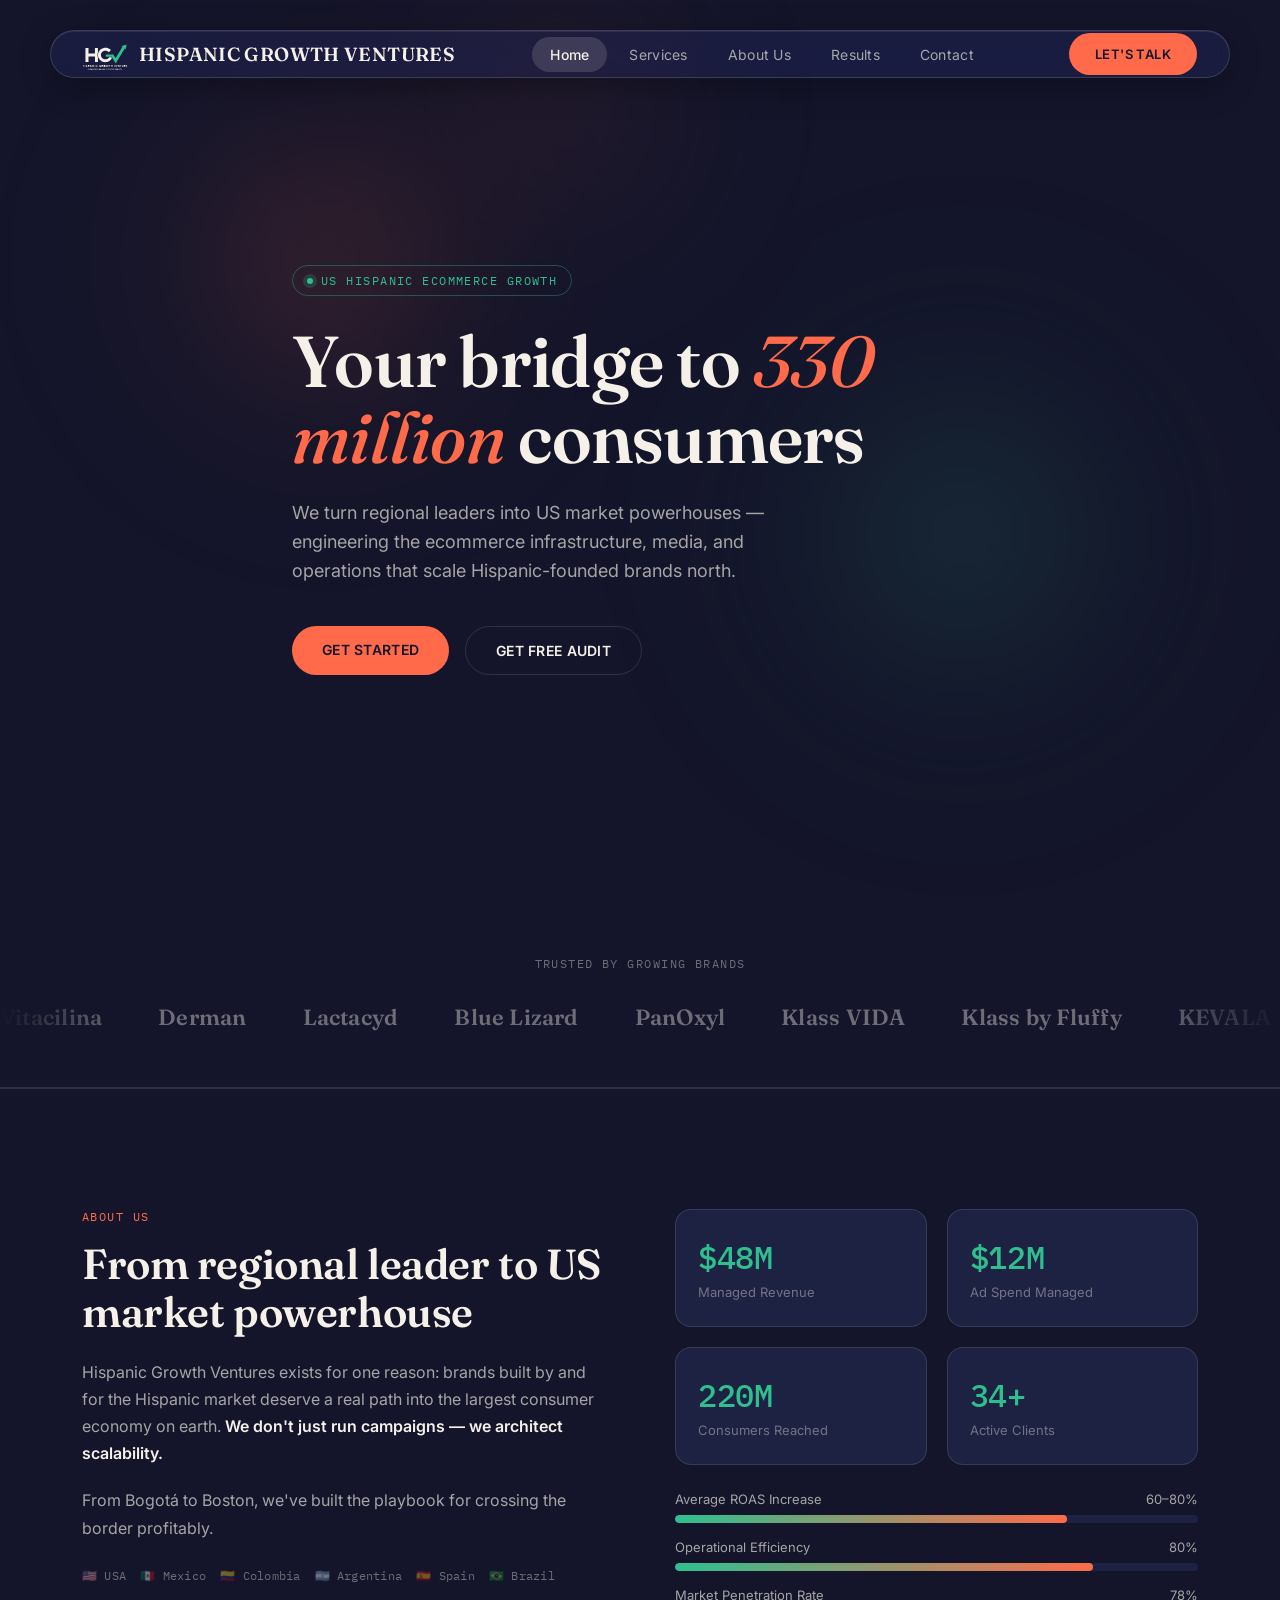
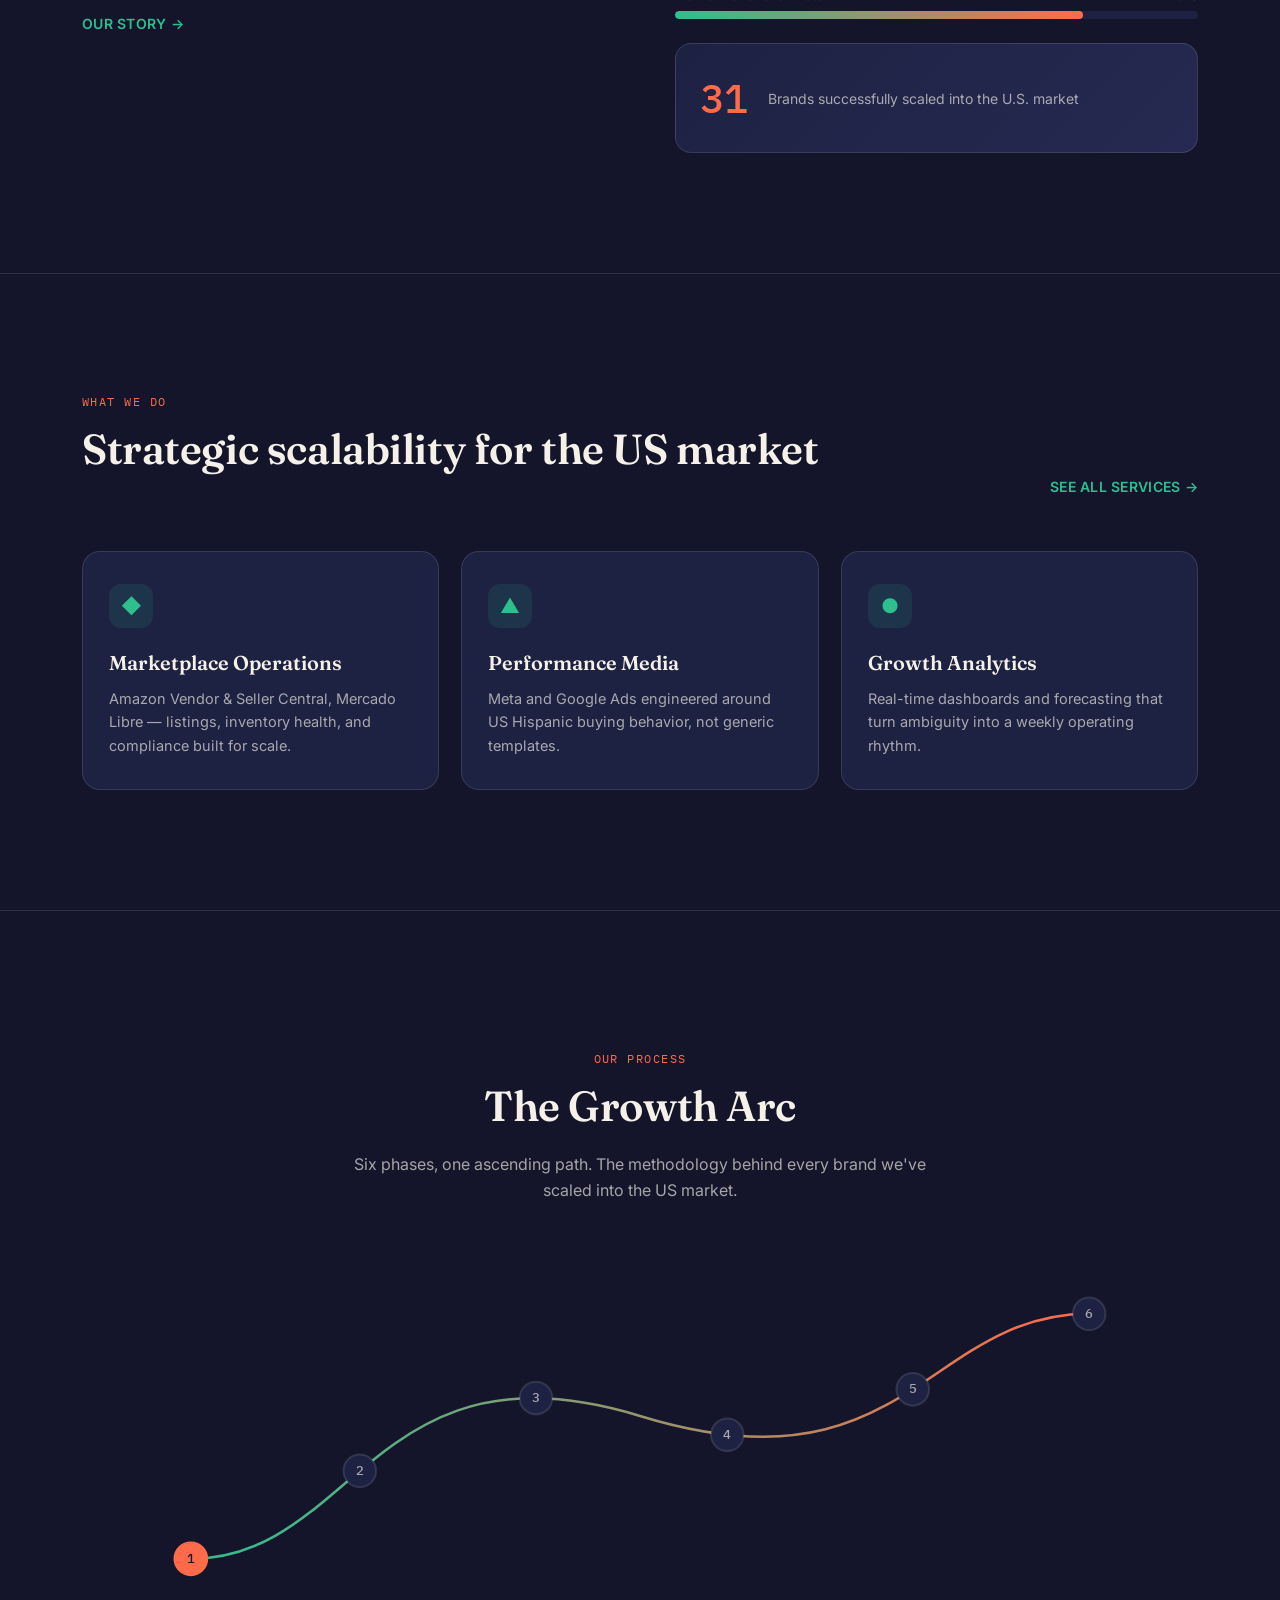
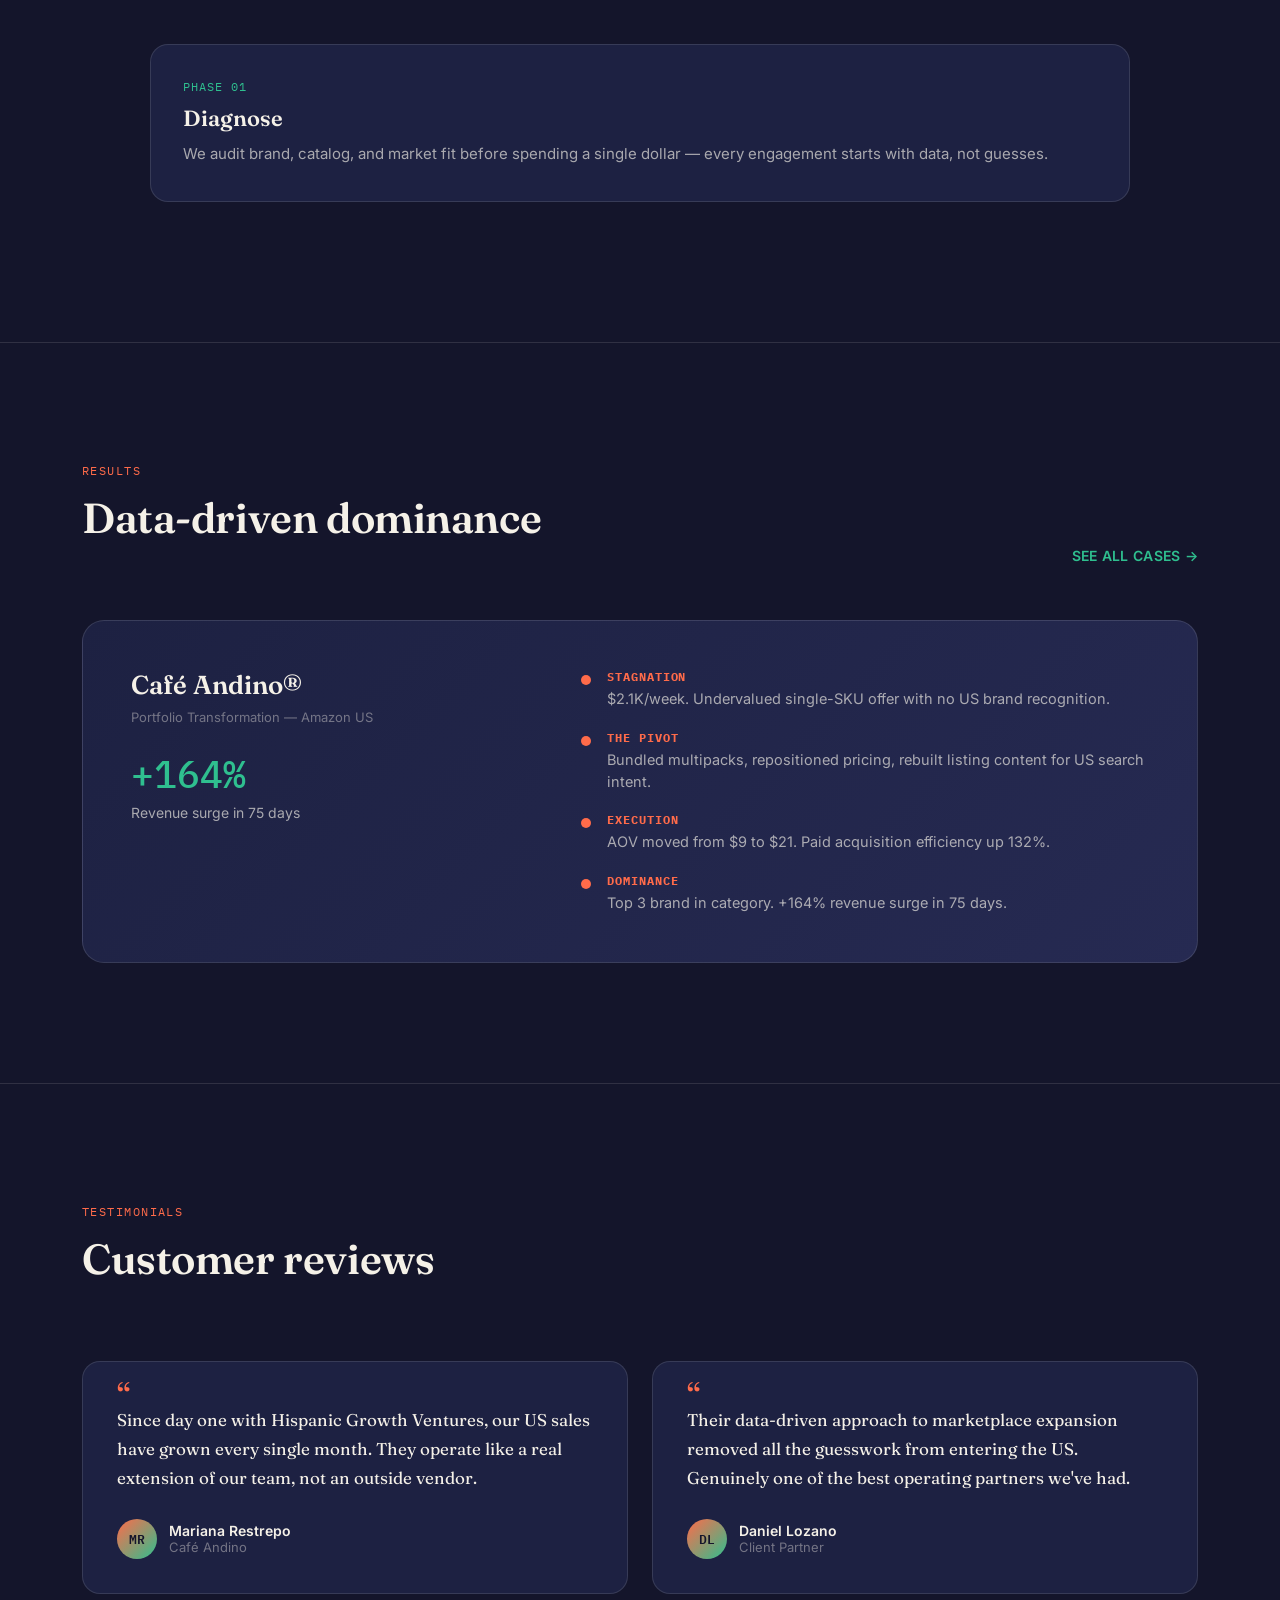
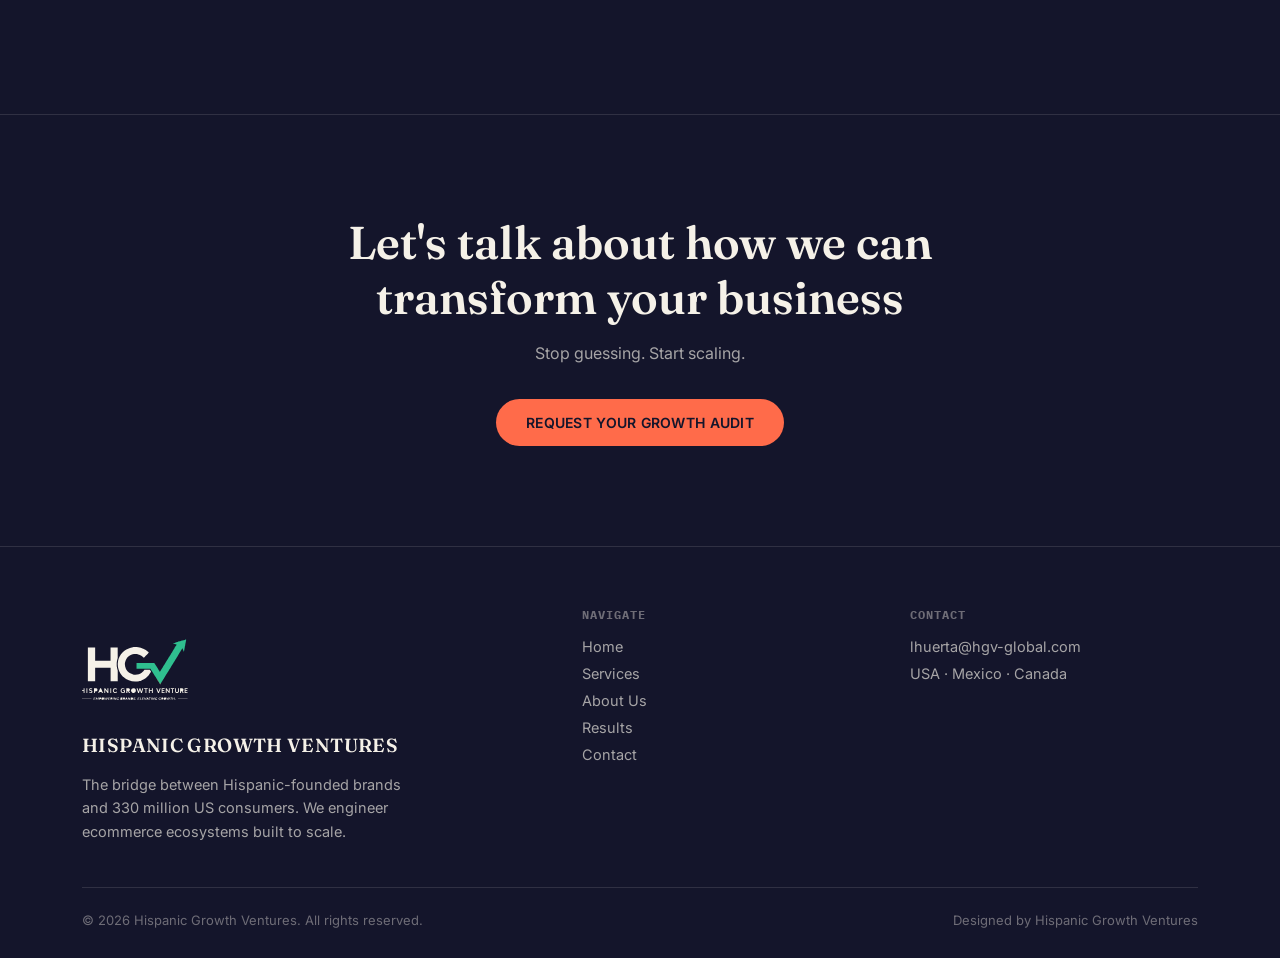
<file: index.html>
<!DOCTYPE html>
<html lang="en">
<head>
<meta charset="UTF-8">
<meta name="viewport" content="width=device-width, initial-scale=1.0">
<title>Hispanic Growth Ventures — Scale Into the US Market</title>
<link rel="preconnect" href="https://fonts.googleapis.com">
<link href="https://fonts.googleapis.com/css2?family=Fraunces:opsz,wght@9..144,300;9..144,500;9..144,600;9..144,700&family=Inter:wght@400;500;600;700&family=IBM+Plex+Mono:wght@400;500&display=swap" rel="stylesheet">
<link rel="stylesheet" href="styles.css">
</head>
<body>

<header>
  <nav class="wrap">
    <a href="index.html" class="logo"><img src="logo.svg" alt="HGV" class="logo-mark">HISPANIC GROWTH VENTURES</a>
    <div class="nav-links">
      <a href="index.html" class="current">Home</a>
      <a href="services.html">Services</a>
      <a href="about.html">About Us</a>
      <a href="results.html">Results</a>
      <a href="contact.html">Contact</a>
    </div>
    <a href="contact.html" class="nav-cta">LET'S TALK</a>
    <button class="burger" aria-label="Open menu"><span></span><span></span><span></span></button>
  </nav>
</header>

<div class="mobile-menu">
  <button class="mobile-menu-close" aria-label="Close menu">✕</button>
  <a href="index.html">Home</a>
  <a href="services.html">Services</a>
  <a href="about.html">About Us</a>
  <a href="results.html">Results</a>
  <a href="contact.html">Contact</a>
  <a href="contact.html" class="m-cta">LET'S TALK</a>
</div>

<section class="hero" id="home">
  <canvas id="hero-canvas"></canvas>
  <div class="wrap hero-inner">
    <span class="eyebrow">US Hispanic eCommerce Growth</span>
    <h1 class="hero-title">Your bridge to <em>330 million</em> consumers</h1>
    <p class="hero-sub">We turn regional leaders into US market powerhouses — engineering the ecommerce infrastructure, media, and operations that scale Hispanic-founded brands north.</p>
    <div class="btn-row">
      <a href="contact.html" class="btn btn-primary">GET STARTED</a>
      <a href="contact.html" class="btn btn-ghost">GET FREE AUDIT</a>
    </div>
  </div>
</section>

<section class="marquee-section">
  <div class="marquee-label">Trusted by growing brands</div>
  <div class="marquee-track-wrap">
    <div class="marquee-track">
      <span class="marquee-item">Vitacilina</span>
      <span class="marquee-item">Derman</span>
      <span class="marquee-item">Lactacyd</span>
      <span class="marquee-item">Blue Lizard</span>
      <span class="marquee-item">PanOxyl</span>
      <span class="marquee-item">Klass VIDA</span>
      <span class="marquee-item">Klass by Fluffy</span>
      <span class="marquee-item">KEVALA</span>
      <span class="marquee-item">Ricitos de Oro</span>
      <span class="marquee-item">Manzanilla Grisi</span>
      <span class="marquee-item">Sulfur</span>
      <span class="marquee-item">Maja</span>
      <span class="marquee-item">Grisi Skincare</span>
      <span class="marquee-item">Vitacilina</span>
      <span class="marquee-item">Derman</span>
      <span class="marquee-item">Lactacyd</span>
      <span class="marquee-item">Blue Lizard</span>
      <span class="marquee-item">PanOxyl</span>
      <span class="marquee-item">Klass VIDA</span>
      <span class="marquee-item">Klass by Fluffy</span>
      <span class="marquee-item">KEVALA</span>
      <span class="marquee-item">Ricitos de Oro</span>
      <span class="marquee-item">Manzanilla Grisi</span>
      <span class="marquee-item">Sulfur</span>
      <span class="marquee-item">Maja</span>
      <span class="marquee-item">Grisi Skincare</span>
      <span class="marquee-item">Vitacilina</span>
      <span class="marquee-item">Derman</span>
      <span class="marquee-item">Lactacyd</span>
      <span class="marquee-item">Blue Lizard</span>
      <span class="marquee-item">PanOxyl</span>
      <span class="marquee-item">Klass VIDA</span>
      <span class="marquee-item">Klass by Fluffy</span>
      <span class="marquee-item">KEVALA</span>
      <span class="marquee-item">Ricitos de Oro</span>
      <span class="marquee-item">Manzanilla Grisi</span>
      <span class="marquee-item">Sulfur</span>
      <span class="marquee-item">Maja</span>
      <span class="marquee-item">Grisi Skincare</span>
    </div>
  </div>
</section>

<section class="about" id="about">
  <div class="wrap about-grid">
    <div class="reveal">
      <span class="section-label">About Us</span>
      <h2 class="section-title">From regional leader to US market powerhouse</h2>
      <div class="about-copy">
        <p>Hispanic Growth Ventures exists for one reason: brands built by and for the Hispanic market deserve a real path into the largest consumer economy on earth. <strong>We don't just run campaigns — we architect scalability.</strong></p>
        <p>From Bogotá to Boston, we've built the playbook for crossing the border profitably.</p>
      </div>
      <div class="flags">
        <span class="flag-item">🇺🇸 USA</span>
        <span class="flag-item">🇲🇽 Mexico</span>
        <span class="flag-item">🇨🇴 Colombia</span>
        <span class="flag-item">🇦🇷 Argentina</span>
        <span class="flag-item">🇪🇸 Spain</span>
        <span class="flag-item">🇧🇷 Brazil</span>
      </div>
      <a href="about.html" class="link-arrow">OUR STORY →</a>
    </div>
    <div class="reveal">
      <div class="stat-grid">
        <div class="stat-card"><div class="stat-num" data-count="48" data-prefix="$" data-suffix="M">$0M</div><div class="stat-label">Managed Revenue</div></div>
        <div class="stat-card"><div class="stat-num" data-count="12" data-prefix="$" data-suffix="M">$0M</div><div class="stat-label">Ad Spend Managed</div></div>
        <div class="stat-card"><div class="stat-num" data-count="220" data-suffix="M">0M</div><div class="stat-label">Consumers Reached</div></div>
        <div class="stat-card"><div class="stat-num" data-count="34" data-suffix="+">0+</div><div class="stat-label">Active Clients</div></div>
      </div>
      <div class="bar-group">
        <div><div class="bar-row"><span>Average ROAS Increase</span><span>60–80%</span></div><div class="bar-track"><div class="bar-fill" data-width="75"></div></div></div>
        <div><div class="bar-row"><span>Operational Efficiency</span><span>80%</span></div><div class="bar-track"><div class="bar-fill" data-width="80"></div></div></div>
        <div><div class="bar-row"><span>Market Penetration Rate</span><span>78%</span></div><div class="bar-track"><div class="bar-fill" data-width="78"></div></div></div>
      </div>
      <div class="big-stat">
        <div class="n" data-count="31">0</div>
        <div class="t">Brands successfully scaled into the U.S. market</div>
      </div>
    </div>
  </div>
</section>

<section class="services" id="services">
  <div class="wrap">
    <div class="services-head reveal">
      <div>
        <span class="section-label">What We Do</span>
        <h2 class="section-title">Strategic scalability for the US market</h2>
      </div>
      <a href="services.html" class="link-arrow">SEE ALL SERVICES →</a>
    </div>
    <div class="service-grid">
      <div class="service-card reveal"><div class="service-icon">◆</div><h3>Marketplace Operations</h3><p>Amazon Vendor &amp; Seller Central, Mercado Libre — listings, inventory health, and compliance built for scale.</p></div>
      <div class="service-card reveal"><div class="service-icon">▲</div><h3>Performance Media</h3><p>Meta and Google Ads engineered around US Hispanic buying behavior, not generic templates.</p></div>
      <div class="service-card reveal"><div class="service-icon">●</div><h3>Growth Analytics</h3><p>Real-time dashboards and forecasting that turn ambiguity into a weekly operating rhythm.</p></div>
    </div>
  </div>
</section>

<section class="growth">
  <div class="wrap">
    <div class="growth-head reveal">
      <span class="section-label">Our Process</span>
      <h2 class="section-title">The Growth Arc</h2>
      <p>Six phases, one ascending path. The methodology behind every brand we've scaled into the US market.</p>
    </div>
    <div class="arc-wrap reveal">
      <svg id="arc-svg" viewBox="0 0 960 320" xmlns="http://www.w3.org/2000/svg">
        <defs>
          <linearGradient id="arcGradient" x1="0" y1="0" x2="1" y2="0">
            <stop offset="0%" stop-color="#2FBF8F"/>
            <stop offset="100%" stop-color="#FF6B4A"/>
          </linearGradient>
        </defs>
        <path class="arc-path" id="arcPath" d="M40,280 C 200,280 220,60 480,140 C 740,220 760,40 920,40"/>
      </svg>
      <div class="phase-detail" id="phaseDetail">
        <div class="k">Phase 01</div>
        <h4>Diagnose</h4>
        <p>We audit brand, catalog, and market fit before spending a single dollar — every engagement starts with data, not guesses.</p>
      </div>
    </div>
  </div>
</section>

<section class="results" id="results">
  <div class="wrap">
    <div class="services-head reveal">
      <div>
        <span class="section-label">Results</span>
        <h2 class="section-title">Data-driven dominance</h2>
      </div>
      <a href="results.html" class="link-arrow">SEE ALL CASES →</a>
    </div>
    <div class="case-card reveal">
      <div class="case-left">
        <h3>Café Andino®</h3>
        <div class="brand">Portfolio Transformation — Amazon US</div>
        <div class="case-surge">+164%</div>
        <div class="case-surge-label">Revenue surge in 75 days</div>
      </div>
      <div class="case-timeline">
        <div class="case-step"><div class="dot"></div><div><h5>Stagnation</h5><p>$2.1K/week. Undervalued single-SKU offer with no US brand recognition.</p></div></div>
        <div class="case-step"><div class="dot"></div><div><h5>The Pivot</h5><p>Bundled multipacks, repositioned pricing, rebuilt listing content for US search intent.</p></div></div>
        <div class="case-step"><div class="dot"></div><div><h5>Execution</h5><p>AOV moved from $9 to $21. Paid acquisition efficiency up 132%.</p></div></div>
        <div class="case-step"><div class="dot"></div><div><h5>Dominance</h5><p>Top 3 brand in category. +164% revenue surge in 75 days.</p></div></div>
      </div>
    </div>
  </div>
</section>

<section class="testimonials">
  <div class="wrap">
    <div class="services-head reveal">
      <div><span class="section-label">Testimonials</span><h2 class="section-title">Customer reviews</h2></div>
    </div>
    <div class="testi-grid">
      <div class="testi-card reveal">
        <p class="testi-quote">Since day one with Hispanic Growth Ventures, our US sales have grown every single month. They operate like a real extension of our team, not an outside vendor.</p>
        <div class="testi-person"><div class="avatar">MR</div><div><div class="name">Mariana Restrepo</div><div class="co">Café Andino</div></div></div>
      </div>
      <div class="testi-card reveal">
        <p class="testi-quote">Their data-driven approach to marketplace expansion removed all the guesswork from entering the US. Genuinely one of the best operating partners we've had.</p>
        <div class="testi-person"><div class="avatar">DL</div><div><div class="name">Daniel Lozano</div><div class="co">Client Partner</div></div></div>
      </div>
    </div>
  </div>
</section>

<section class="cta" id="contact">
  <div class="wrap reveal">
    <h2>Let's talk about how we can<br>transform your business</h2>
    <p>Stop guessing. Start scaling.</p>
    <a href="contact.html" class="btn btn-primary">REQUEST YOUR GROWTH AUDIT</a>
  </div>
</section>

<footer>
  <div class="wrap">
    <div class="footer-grid">
      <div class="footer-brand">
        <a href="index.html" class="logo footer-logo"><img src="logo.svg" alt="HGV" class="logo-mark"><span>HISPANIC GROWTH VENTURES</span></a>
        <p>The bridge between Hispanic-founded brands and 330 million US consumers. We engineer ecommerce ecosystems built to scale.</p>
      </div>
      <div>
        <h6>Navigate</h6>
        <div class="flinks">
          <a href="index.html">Home</a>
          <a href="services.html">Services</a>
          <a href="about.html">About Us</a>
          <a href="results.html">Results</a>
          <a href="contact.html">Contact</a>
        </div>
      </div>
      <div>
        <h6>Contact</h6>
        <div class="flinks">
          <a href="mailto:lhuerta@hgv-global.com">lhuerta@hgv-global.com</a>
          <span>USA · Mexico · Canada</span>
        </div>
      </div>
    </div>
    <div class="footer-bottom">
      <span>© 2026 Hispanic Growth Ventures. All rights reserved.</span>
      <span>Designed by Hispanic Growth Ventures</span>
    </div>
  </div>
</footer>

<script src="script.js"></script>
</body>
</html>
</file>
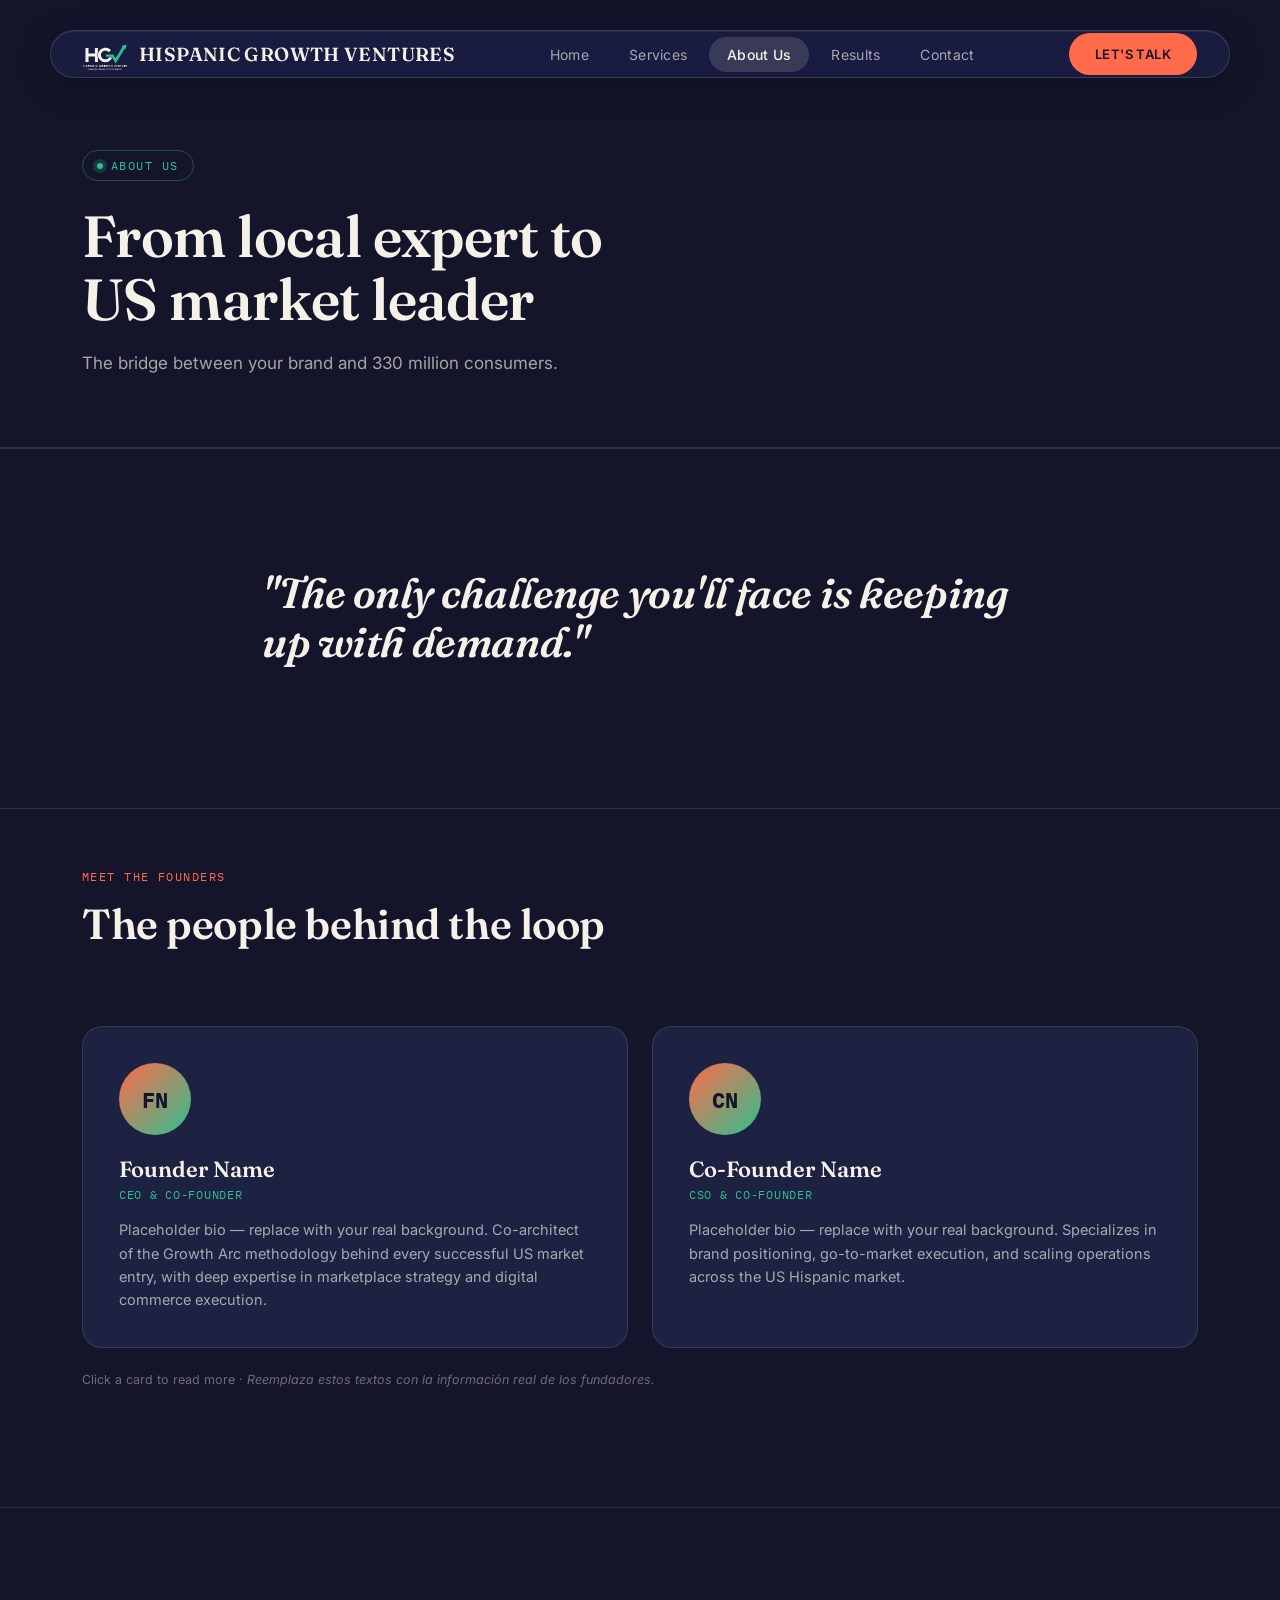
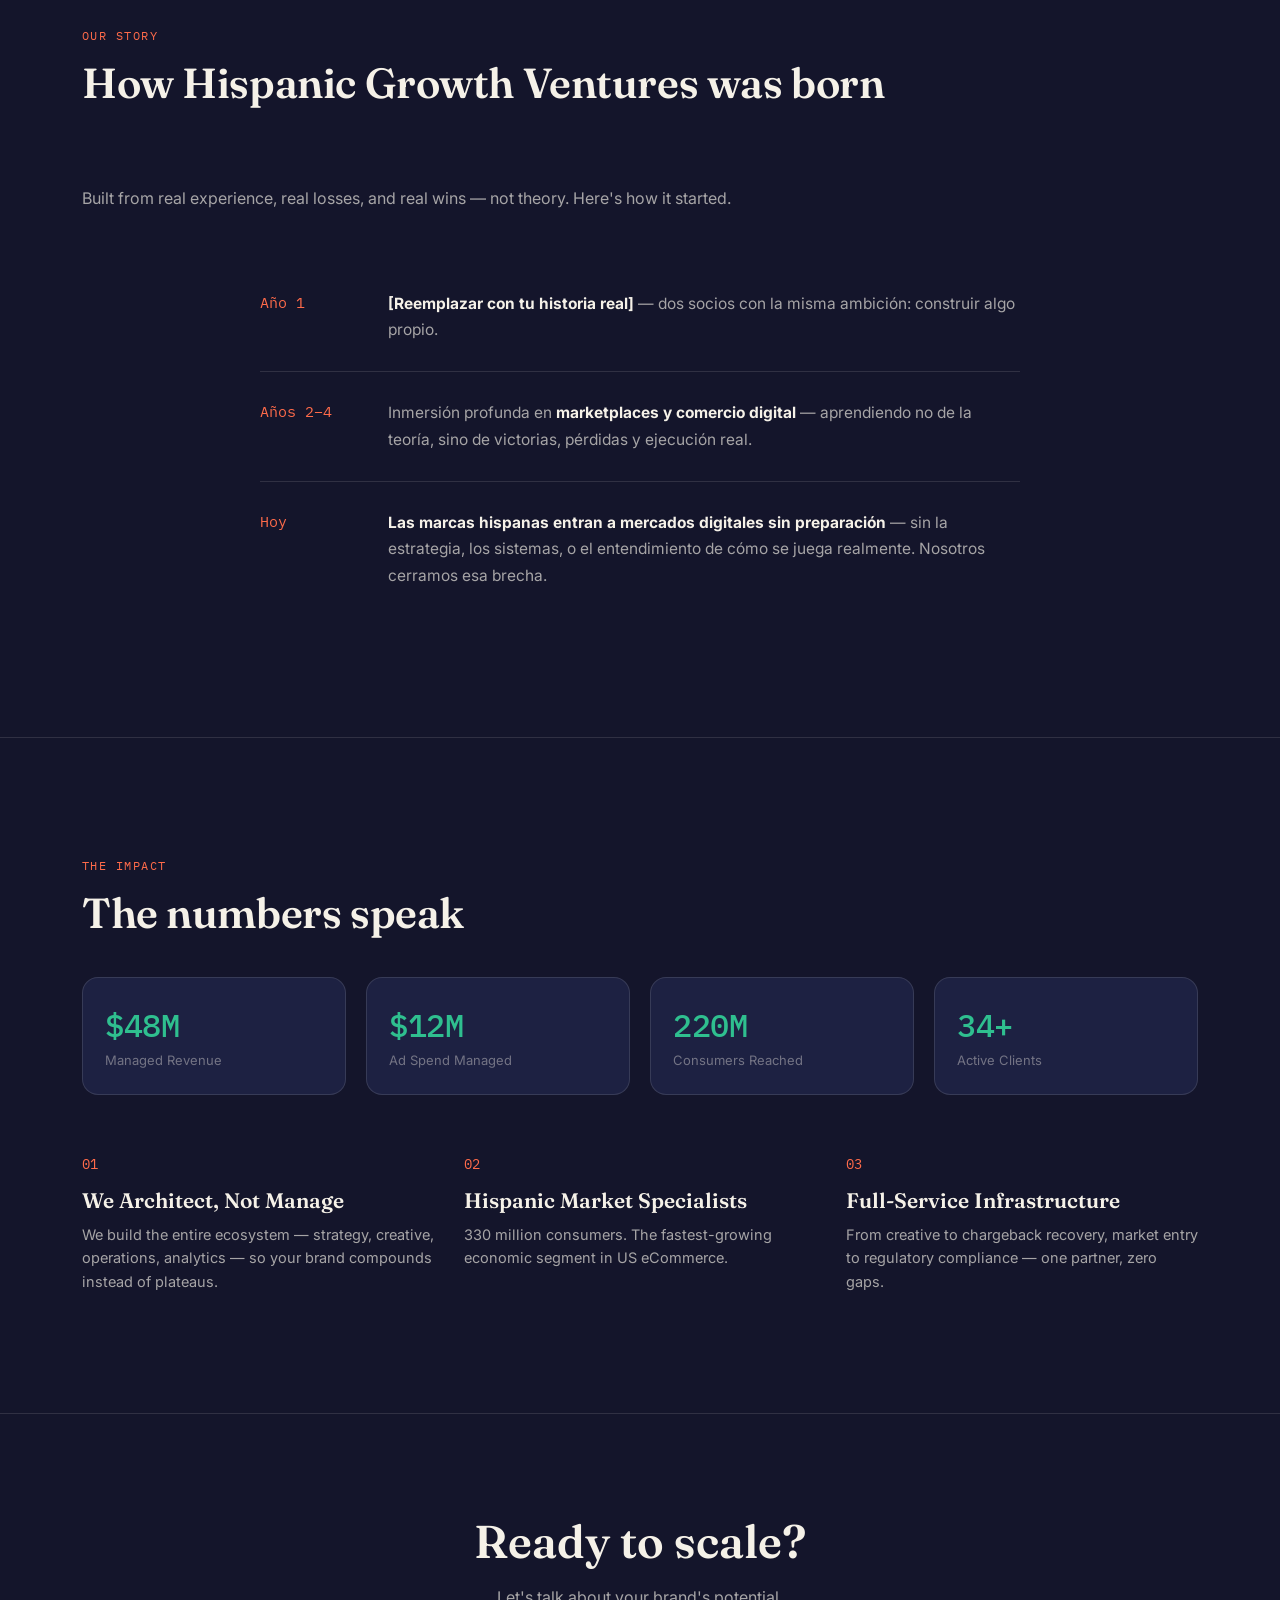
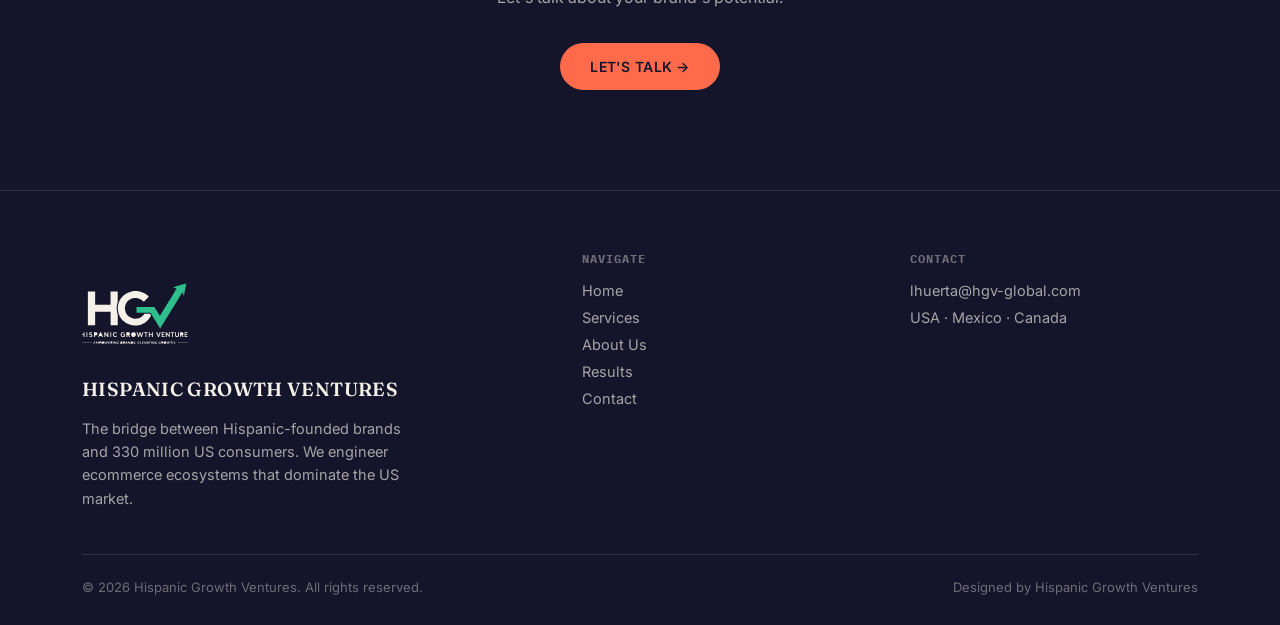
<file: about.html>
<!DOCTYPE html>
<html lang="en">
<head>
<meta charset="UTF-8">
<meta name="viewport" content="width=device-width, initial-scale=1.0">
<title>About Us — Hispanic Growth Ventures</title>
<link rel="preconnect" href="https://fonts.googleapis.com">
<link href="https://fonts.googleapis.com/css2?family=Fraunces:opsz,wght@9..144,300;9..144,500;9..144,600;9..144,700&family=Inter:wght@400;500;600;700&family=IBM+Plex+Mono:wght@400;500&display=swap" rel="stylesheet">
<link rel="stylesheet" href="styles.css">
</head>
<body>

<header>
  <nav class="wrap">
    <a href="index.html" class="logo"><img src="logo.svg" alt="HGV" class="logo-mark">HISPANIC GROWTH VENTURES</a>
    <div class="nav-links">
      <a href="index.html">Home</a>
      <a href="services.html">Services</a>
      <a href="about.html" class="current">About Us</a>
      <a href="results.html">Results</a>
      <a href="contact.html">Contact</a>
    </div>
    <a href="contact.html" class="nav-cta">LET'S TALK</a>
    <button class="burger" aria-label="Open menu"><span></span><span></span><span></span></button>
  </nav>
</header>

<div class="mobile-menu">
  <button class="mobile-menu-close" aria-label="Close menu">✕</button>
  <a href="index.html">Home</a>
  <a href="services.html">Services</a>
  <a href="about.html">About Us</a>
  <a href="results.html">Results</a>
  <a href="contact.html">Contact</a>
  <a href="contact.html" class="m-cta">LET'S TALK</a>
</div>

<section class="page-hero">
  <div class="wrap">
    <span class="eyebrow reveal">About Us</span>
    <h1 class="reveal">From local expert to<br>US market leader</h1>
    <p class="reveal">The bridge between your brand and 330 million consumers.</p>
  </div>
</section>

<section class="about">
  <div class="wrap reveal" style="max-width:820px;">
    <h2 class="section-title" style="font-style:italic;">"The only challenge you'll face is keeping up with demand."</h2>
  </div>
</section>

<section class="about" style="padding-top:60px;">
  <div class="wrap">
    <div class="services-head reveal">
      <div><span class="section-label">Meet the Founders</span><h2 class="section-title">The people behind the loop</h2></div>
    </div>
    <div class="team-grid">
      <div class="team-card reveal">
        <div class="team-photo">FN</div>
        <h3>Founder Name</h3>
        <div class="role">CEO &amp; Co-Founder</div>
        <p>Placeholder bio — replace with your real background. Co-architect of the Growth Arc methodology behind every successful US market entry, with deep expertise in marketplace strategy and digital commerce execution.</p>
      </div>
      <div class="team-card reveal">
        <div class="team-photo">CN</div>
        <h3>Co-Founder Name</h3>
        <div class="role">CSO &amp; Co-Founder</div>
        <p>Placeholder bio — replace with your real background. Specializes in brand positioning, go-to-market execution, and scaling operations across the US Hispanic market.</p>
      </div>
    </div>
    <p class="form-note" style="margin-top:24px;text-align:left;">Click a card to read more · <em>Reemplaza estos textos con la información real de los fundadores.</em></p>
  </div>
</section>

<section class="story">
  <div class="wrap">
    <div class="services-head reveal">
      <div><span class="section-label">Our Story</span><h2 class="section-title">How Hispanic Growth Ventures was born</h2></div>
    </div>
    <p class="reveal" style="color:var(--text-dim);max-width:700px;margin-bottom:50px;line-height:1.7;">Built from real experience, real losses, and real wins — not theory. Here's how it started.</p>
    <div class="story-timeline reveal">
      <div class="story-row">
        <div class="story-year">Año 1</div>
        <p><strong>[Reemplazar con tu historia real]</strong> — dos socios con la misma ambición: construir algo propio.</p>
      </div>
      <div class="story-row">
        <div class="story-year">Años 2–4</div>
        <p>Inmersión profunda en <strong>marketplaces y comercio digital</strong> — aprendiendo no de la teoría, sino de victorias, pérdidas y ejecución real.</p>
      </div>
      <div class="story-row">
        <div class="story-year">Hoy</div>
        <p><strong>Las marcas hispanas entran a mercados digitales sin preparación</strong> — sin la estrategia, los sistemas, o el entendimiento de cómo se juega realmente. Nosotros cerramos esa brecha.</p>
      </div>
    </div>
  </div>
</section>

<section class="about">
  <div class="wrap reveal">
    <span class="section-label">The Impact</span>
    <h2 class="section-title" style="margin-bottom:40px;">The numbers speak</h2>
    <div class="stat-grid" style="grid-template-columns:repeat(4,1fr);margin-bottom:60px;">
      <div class="stat-card"><div class="stat-num" data-count="48" data-prefix="$" data-suffix="M">$0M</div><div class="stat-label">Managed Revenue</div></div>
      <div class="stat-card"><div class="stat-num" data-count="12" data-prefix="$" data-suffix="M">$0M</div><div class="stat-label">Ad Spend Managed</div></div>
      <div class="stat-card"><div class="stat-num" data-count="220" data-suffix="M">0M</div><div class="stat-label">Consumers Reached</div></div>
      <div class="stat-card"><div class="stat-num" data-count="34" data-suffix="+">0+</div><div class="stat-label">Active Clients</div></div>
    </div>
    <div class="why-grid">
      <div class="why-item"><div class="num">01</div><h4>We Architect, Not Manage</h4><p>We build the entire ecosystem — strategy, creative, operations, analytics — so your brand compounds instead of plateaus.</p></div>
      <div class="why-item"><div class="num">02</div><h4>Hispanic Market Specialists</h4><p>330 million consumers. The fastest-growing economic segment in US eCommerce.</p></div>
      <div class="why-item"><div class="num">03</div><h4>Full-Service Infrastructure</h4><p>From creative to chargeback recovery, market entry to regulatory compliance — one partner, zero gaps.</p></div>
    </div>
  </div>
</section>

<section class="cta">
  <div class="wrap reveal">
    <h2>Ready to scale?</h2>
    <p>Let's talk about your brand's potential.</p>
    <a href="contact.html" class="btn btn-primary">LET'S TALK →</a>
  </div>
</section>

<footer>
  <div class="wrap">
    <div class="footer-grid">
      <div class="footer-brand">
        <a href="index.html" class="logo footer-logo"><img src="logo.svg" alt="HGV" class="logo-mark"><span>HISPANIC GROWTH VENTURES</span></a>
        <p>The bridge between Hispanic-founded brands and 330 million US consumers. We engineer ecommerce ecosystems that dominate the US market.</p>
      </div>
      <div>
        <h6>Navigate</h6>
        <div class="flinks">
          <a href="index.html">Home</a><a href="services.html">Services</a><a href="about.html">About Us</a><a href="results.html">Results</a><a href="contact.html">Contact</a>
        </div>
      </div>
      <div>
        <h6>Contact</h6>
        <div class="flinks">
          <a href="mailto:lhuerta@hgv-global.com">lhuerta@hgv-global.com</a>
          <span>USA · Mexico · Canada</span>
        </div>
      </div>
    </div>
    <div class="footer-bottom">
      <span>© 2026 Hispanic Growth Ventures. All rights reserved.</span>
      <span>Designed by Hispanic Growth Ventures</span>
    </div>
  </div>
</footer>

<script src="script.js"></script>
</body>
</html>
</file>
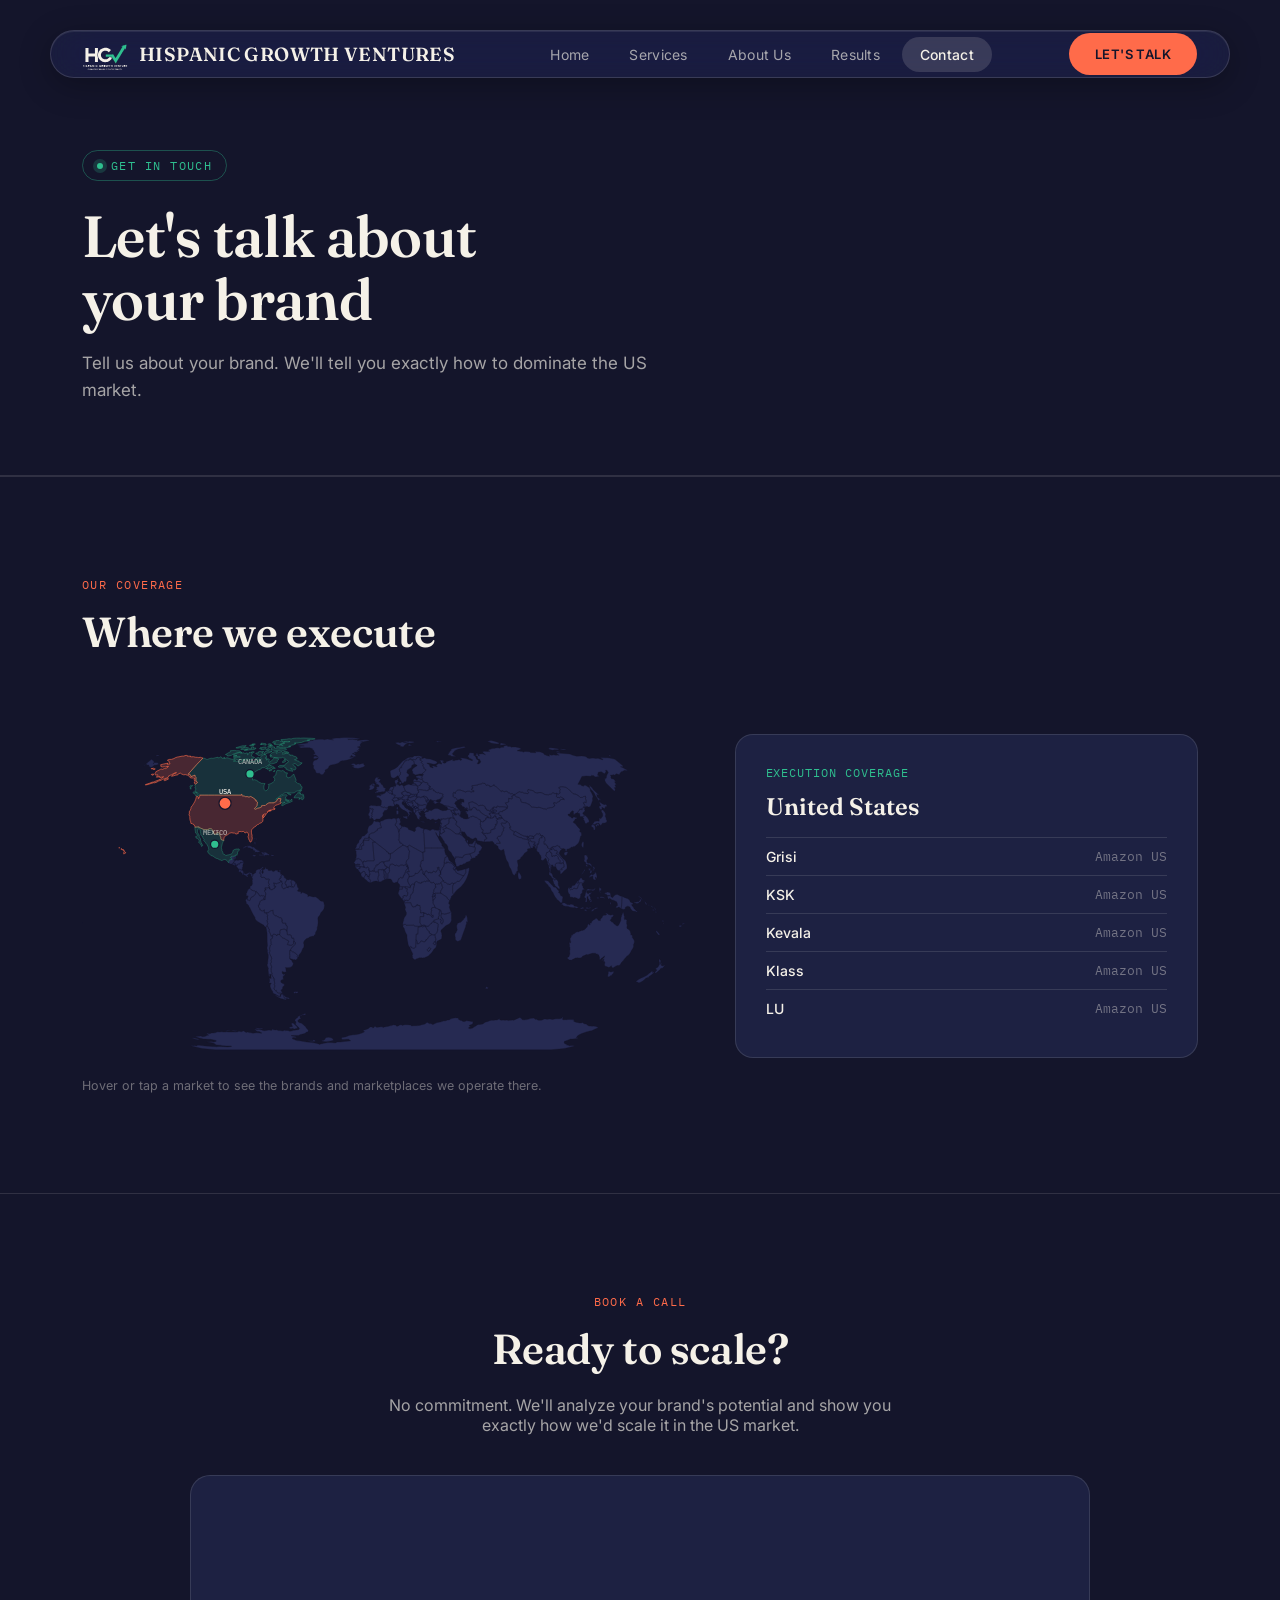
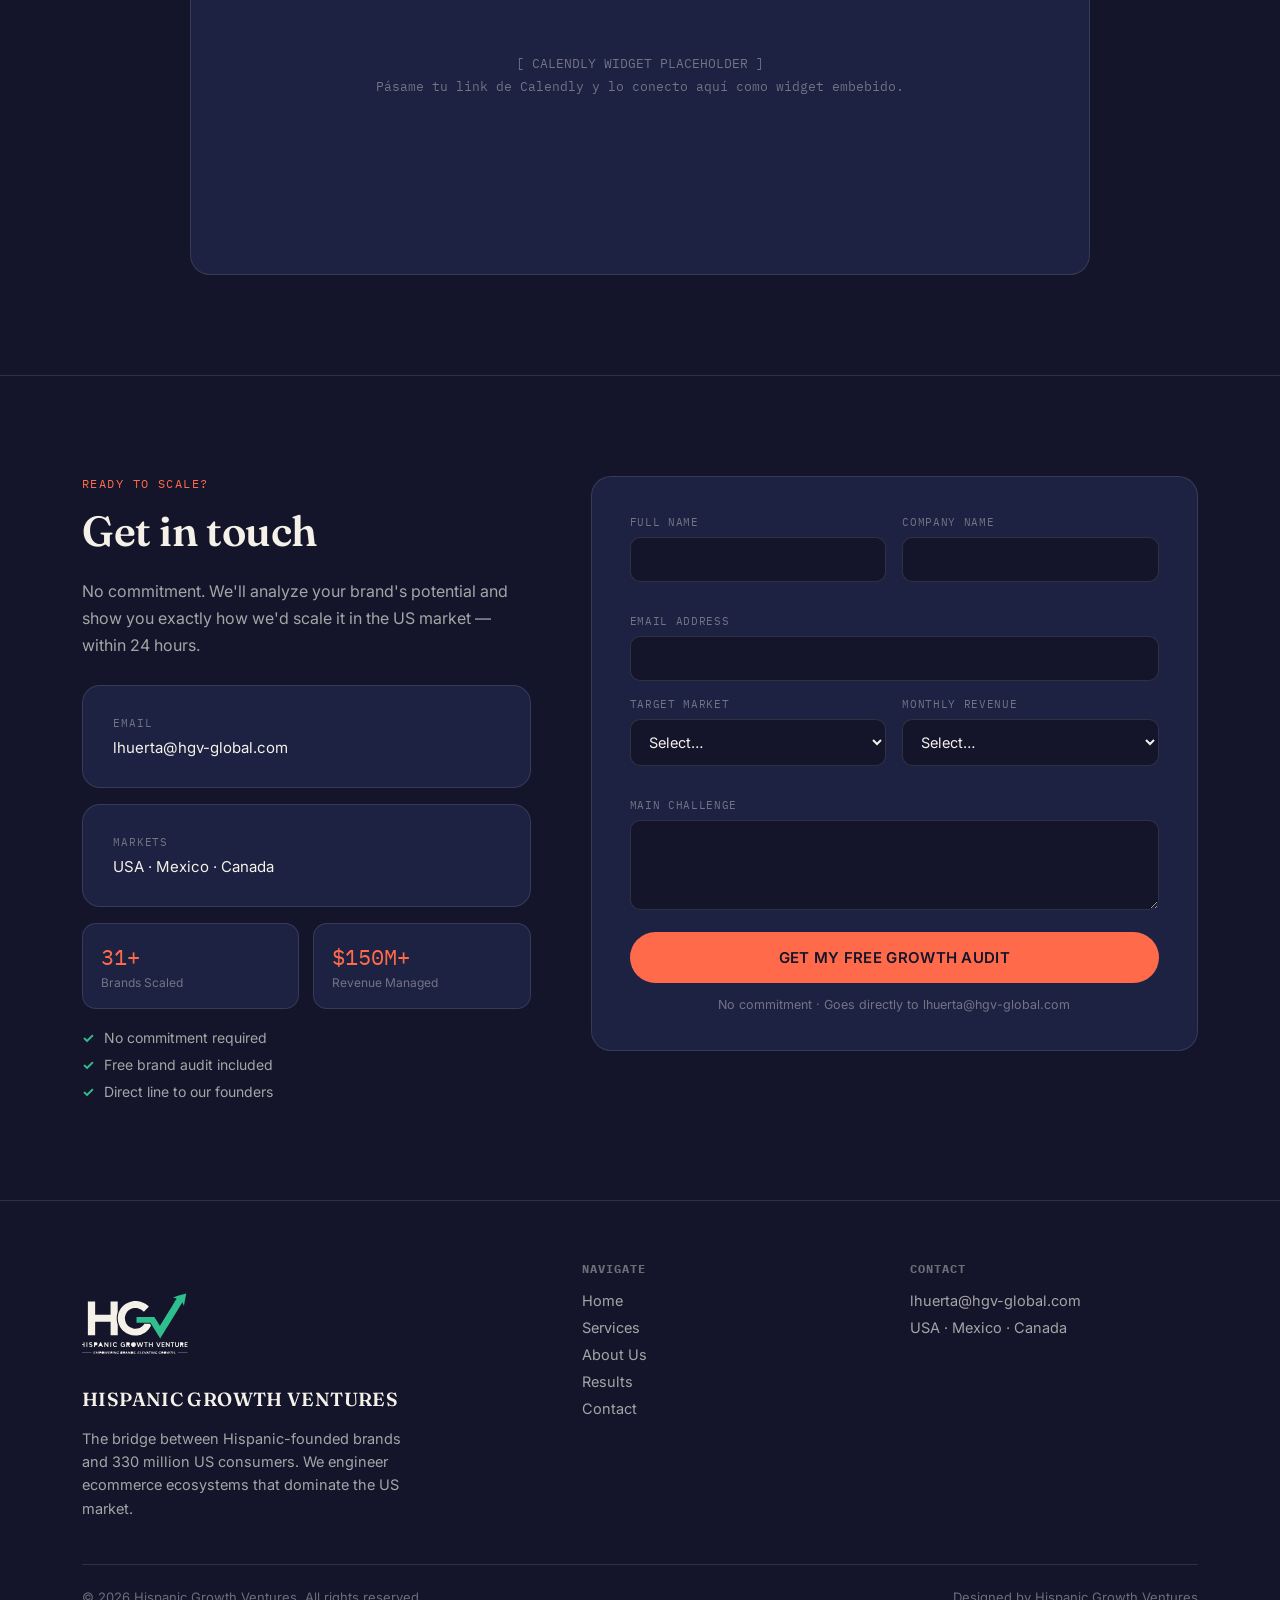
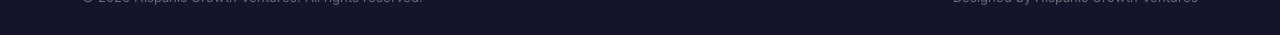
<file: contact.html>
<!DOCTYPE html>
<html lang="en">
<head>
<meta charset="UTF-8">
<meta name="viewport" content="width=device-width, initial-scale=1.0">
<title>Contact — Hispanic Growth Ventures</title>
<link rel="preconnect" href="https://fonts.googleapis.com">
<link href="https://fonts.googleapis.com/css2?family=Fraunces:opsz,wght@9..144,300;9..144,500;9..144,600;9..144,700&family=Inter:wght@400;500;600;700&family=IBM+Plex+Mono:wght@400;500&display=swap" rel="stylesheet">
<link rel="stylesheet" href="styles.css">
</head>
<body>

<header>
  <nav class="wrap">
    <a href="index.html" class="logo"><img src="logo.svg" alt="HGV" class="logo-mark">HISPANIC GROWTH VENTURES</a>
    <div class="nav-links">
      <a href="index.html">Home</a>
      <a href="services.html">Services</a>
      <a href="about.html">About Us</a>
      <a href="results.html">Results</a>
      <a href="contact.html" class="current">Contact</a>
    </div>
    <a href="contact.html" class="nav-cta">LET'S TALK</a>
    <button class="burger" aria-label="Open menu"><span></span><span></span><span></span></button>
  </nav>
</header>

<div class="mobile-menu">
  <button class="mobile-menu-close" aria-label="Close menu">✕</button>
  <a href="index.html">Home</a>
  <a href="services.html">Services</a>
  <a href="about.html">About Us</a>
  <a href="results.html">Results</a>
  <a href="contact.html">Contact</a>
  <a href="contact.html" class="m-cta">LET'S TALK</a>
</div>

<section class="page-hero">
  <div class="wrap">
    <span class="eyebrow reveal">Get In Touch</span>
    <h1 class="reveal">Let's talk about<br>your brand</h1>
    <p class="reveal">Tell us about your brand. We'll tell you exactly how to dominate the US market.</p>
  </div>
</section>

<section class="map-section">
  <div class="wrap">
    <div class="services-head reveal">
      <div><span class="section-label">Our Coverage</span><h2 class="section-title">Where we execute</h2></div>
    </div>
    <div class="map-grid reveal">
      <div>
        <svg id="coverage-map" viewBox="0 0 1000 520" xmlns="http://www.w3.org/2000/svg">
  <path class="continent" d="M993.653,312.975L994.478,312.433L995.197,313.378L994.297,315.081L992.465,315.529L991.046,315.125L991.148,313.688L992.499,312.566ZM999.621,309.875L997.658,310.676L995.722,311.361L995.659,310.146L997.208,309.477L998.131,309.295L1000,308.279L1000,308.279L999.621,309.875ZM0,308.279L0,308.279L0,308.279L0.535,308.129L0.566,309.698L0.379,309.875L0.379,309.875L0,308.279Z M595.317,259.054L595.792,259.412L605.943,266.034L606.116,267.923L610.109,271.172L608.749,275.181L608.876,277.026L610.649,278.216L610.711,279.058L609.898,281.025L610.035,282.017L609.813,283.571L610.735,285.61L611.795,288.823L612.789,289.534L610.5,291.42L607.407,292.688L605.728,292.633L604.698,293.609L602.754,293.697L602.006,294.105L598.677,293.19L596.566,293.455L595.923,289.022L595.007,287.506L594.476,286.602L591.739,285.995L590.179,285.02L588.407,284.469L587.299,283.923L586.146,283.097L584.709,278.992L583.113,277.175L582.585,275.285L582.88,273.595L582.41,270.599L583.574,270.445L584.608,269.266L585.716,267.571L586.42,266.888L586.398,265.831L585.796,265.093L585.642,263.81L586.454,263.403L586.625,261.487L585.519,259.654L586.511,259.263L589.588,259.302Z M476.513,165.739L476.519,165.961L476.448,166.593L476.343,171.555L467.418,171.383L467.303,179.762L464.722,180.055L464.009,181.739L464.422,186.462L453.645,186.44L453.019,187.53L453.178,186.152L453.228,186.157L459.424,185.892L459.782,184.712L460.948,183.245L461.975,178.726L465.867,175.196L467.259,171.067L468.108,170.823L469.063,168.273L471.359,167.924L472.327,168.345L473.559,168.345L474.454,167.602L476.137,167.497L476.104,165.739Z M716.207,95.81L715.14,97.914L713.198,98.214L714.281,101.396L713.415,102.836L708.07,101.79L708.259,107.509L707.197,108.22L702.608,109.501L706.671,115.09L705.181,115.931L705.944,117.774L704.222,117.298L702.582,116.139L698.685,115.8L694.413,115.713L693.595,116.068L689.56,114.713L688.296,115.38L688.434,117.287L683.912,116.172L682.349,116.631L682.157,118.048L680.844,118.644L678.025,120.902L677.476,123.218L676.513,123.24L675.43,121.703L672.125,121.599L670.948,118.945L669.694,118.924L669.079,115.68L665.422,113.328L661.116,113.579L658.237,114.048L655.105,111.143L652.736,109.931L648.254,107.634L647.714,107.357L641.648,109.251L644.307,121.143L643.021,121.302L640.7,118.765L638.777,117.856L636,118.529L635.073,119.608L634.781,118.82L635.144,117.473L634.431,116.347L631.246,115.243L629.523,112.352L627.949,111.535L627.657,110.491L630.187,110.795L629.8,108.448L631.838,107.927L634.153,108.404L633.92,105.283L633.025,103.311L630.548,103.462L628.247,102.685L625.651,104.088L623.449,104.758L622.057,104.24L621.979,102.598L619.939,100.471L618.098,100.562L615.545,98.407L616.47,96.007L615.611,95.366L616.825,91.906L619.759,93.727L619.547,91.433L623.783,88.026L627.572,87.947L633.512,90.112L636.747,91.38L638.997,90.059L642.858,89.995L646.454,91.619L646.898,90.69L650.387,90.823L650.559,89.338L645.976,87.191L647.861,85.673L647.151,84.826L649.223,84.023L646.828,81.901L647.597,80.845L656.223,79.776L657.138,79.016L662.72,77.884L664.405,76.614L668.928,77.272L670.866,80.454L673.092,79.703L676.563,80.757L676.996,82.44L679.247,82.267L684.134,79.355L683.637,80.318L687.654,82.707L696.143,90.616L696.818,88.978L700.892,90.78L704.095,89.979L705.677,90.541L707.572,92.353L709.533,92.965L711.118,94.303L714.13,93.882Z M644.307,121.143L641.648,109.251L647.714,107.357L648.254,107.634L652.736,109.931L655.105,111.143L658.237,114.048L661.116,113.579L665.422,113.328L669.079,115.68L669.694,118.924L670.948,118.945L672.125,121.599L675.43,121.703L676.513,123.24L677.476,123.218L678.025,120.902L680.844,118.644L682.157,118.048L683.008,118.365L681.39,120.458L683.608,121.681L685.237,120.874L688.741,122.581L686.035,124.916L683.977,124.597L682.934,124.679L682.337,123.778L682.496,122.273L679.234,123.026L678.917,125.114L678.113,126.907L675.906,126.753L675.565,128.189L677.656,128.961L678.774,131.386L678.035,134.686L675.903,134.001L674.444,133.979L674.077,131.982L670.301,130.586L667.222,128.994L665.192,127.463L661.738,125.218L659.722,121.873L658.726,121.28L655.964,121.428L654.834,120.765L653.983,118.184L650.149,116.478L648.4,118.354L646.446,119.471L647.204,121.099Z M896.309,264.421L901.111,266.662L906.224,268.523L908.087,270.186L909.556,271.821L909.875,273.743L914.407,275.754L914.965,277.477L912.351,277.83L912.798,279.995L915.106,282.133L916.569,285.588L918.185,285.477L917.913,286.921L920.016,287.473L919.098,288.084L921.903,289.457L921.482,290.4L919.6,290.626L919.012,289.782L916.66,289.418L913.889,288.928L911.954,286.85L910.556,285.059L909.387,282.21L905.864,280.783L903.408,281.714L901.593,282.788L901.708,285.191L899.393,286.31L897.888,285.764L894.998,285.626L895.854,275.021ZM928.891,267.868L929.915,268.909L930.161,270.599L929.232,271.463L928.811,269.547L928.214,268.286L926.987,267.224L925.443,265.836L923.453,264.878L924.257,264.091L925.745,265.005L926.671,265.721L927.825,266.502ZM924.721,274.96L923.127,275.754L921.636,276.514L920.141,276.508L917.907,275.566L916.374,274.658L916.673,273.65L919.159,274.123L920.712,273.87L921.235,272.311L921.644,272.229L921.808,273.958L923.421,273.71L924.281,272.598L925.917,271.436L925.717,269.52L927.399,269.459L927.938,269.993L927.787,271.794L926.722,273.782L925.228,274.046ZM934.545,273.33L935.344,274.068L936.557,276.134L937.794,277.235L937.323,278.15L936.508,278.475L935.4,277.224L934.327,275.159L933.9,272.68L934.304,272.367Z M896.309,264.421L895.854,275.021L894.998,285.626L892.769,282.954L889.983,282.303L889.202,283.229L885.642,283.328L887.067,280.678L888.908,279.775L888.446,276.238L887.268,273.506L881.978,270.753L879.676,270.478L875.588,267.471L874.694,269.052L873.6,269.338L873.012,268.149L873.055,266.734L870.962,265.137L874.02,263.964L876.022,264.025L875.811,263.166L871.692,263.161L870.618,261.223L868.118,260.623L866.954,259.01L870.746,258.223L872.189,257.166L876.695,258.498L877.128,259.709L877.807,264.966L880.646,266.915L883.1,263.463L886.371,261.504L888.871,261.498L891.256,262.632L893.311,263.799ZM850.075,284.893L850.299,285.538L850.258,286.525L848.197,288.955L845.726,289.672L845.434,289.281L845.796,288.173L847.185,286.188ZM876.514,278.392L876.413,275.941L876.982,274.773L877.635,273.672L878.214,274.624L878.114,276.178ZM831.169,242.505L829.673,245.44L831.817,248.523L831.36,250.02L834.556,253.026L831.229,253.411L830.297,255.63L830.409,258.575L827.683,260.799L827.552,264.041L826.32,269.013L825.946,267.857L822.697,269.321L821.654,267.334L819.657,267.147L818.282,266.106L814.909,267.273L813.932,265.704L812.086,265.88L809.779,265.506L809.431,261.14L808.046,260.237L806.711,257.457L806.327,254.611L806.628,251.595L808.266,249.437L808.773,251.611L810.714,253.45L812.52,252.784L814.314,253.02L815.936,251.374L817.278,251.088L819.951,252.002L822.23,251.308L823.589,246.783L824.641,245.654L825.484,241.954L828.71,241.954ZM863.608,265.076L866.665,266.023L867.596,268.512L865.28,267.169L862.943,266.899L861.347,267.114L859.409,266.998L860.123,265.209ZM856.478,268.292L854.559,267.697L854.06,266.299L856.908,266.139L857.57,267.213ZM859.613,248.892L859.849,250.664L861.514,250.95L861.795,252.277L861.664,255.123L860.215,254.804L859.791,256.78L860.936,258.498L860.143,258.889L859.022,256.83L858.176,252.674L858.706,250.075ZM845.61,253.114L848.837,252.976L851.59,250.615L852.087,251.341L849.86,254.573L847.747,255.195L845.042,254.562L840.356,254.721L837.898,255.189L837.5,257.65L839.983,260.546L841.518,259.07L846.77,257.964L846.535,259.461L845.315,258.988L844.067,260.898L841.567,262.159L844.124,266.326L843.582,267.444L845.949,271.199L845.823,273.336L844.276,274.289L843.235,273.149L844.717,270.483L841.899,271.744L841.243,270.841L841.66,269.586L839.709,267.681L840.017,264.509L838.109,265.495L838.224,269.288L838.119,273.947L836.315,274.415L835.163,273.462L836.102,270.467L835.786,267.328L834.603,267.306L833.8,265.076L835.014,262.946L835.462,260.364L836.897,255.459L837.479,254.121L839.856,251.705L842.063,252.663ZM836.564,289.341L833.073,287.059L835.742,286.42L837.122,287.412L838.006,288.404L837.748,289.281ZM840.008,283.736L841.894,283.488L844.503,282.298L843.941,284.105L839.656,285.031L835.959,284.629L836.057,283.438L838.331,282.761ZM831.418,283.168L833.174,282.904L833.758,284.287L830.466,284.943L828.483,285.378L826.983,285.351L828.095,283.477L829.64,283.449L830.477,282.298ZM804.432,276.855L804.749,278.012L810.113,278.337L810.809,276.993L815.917,278.557L816.798,280.667L820.966,281.262L824.263,283.196L820.967,284.436L817.983,283.124L815.444,283.213L812.556,282.97L809.976,282.386L806.812,281.146L804.775,280.821L803.577,281.229L798.556,279.89L798.156,278.491L795.595,278.249L797.692,275.142L801.088,275.335L803.284,276.607ZM793.428,259.489L793.877,261.757L794.827,263.573L796.886,263.86L798.204,265.919L797.37,269.966L797.042,274.999L793.926,275.065L791.685,272.345L788.187,269.69L787.046,267.719L784.991,265.071L783.642,262.632L781.546,258.079L779.081,255.365L778.248,252.569L777.177,250.031L774.612,247.983L773.083,245.197L770.918,243.38L767.864,239.79L767.556,238.138L769.36,238.27L773.733,238.898L776.338,242.075L778.582,244.283L780.166,245.638L782.901,249.134L785.765,249.183L788.155,251.413L789.806,254.138L791.946,255.624L790.816,258.278L792.417,259.406Z M333.642,426.836L335.058,428.275L337.065,430.595L340.825,432.446L344.439,433.211L343.892,434.747L341.679,434.897L340.089,433.819L338.615,433.735L336.059,433.73ZM345.014,354.571L344.726,357.194L344.531,360.559L345.081,363.817L344.616,364.548L344.767,366.664L344.875,368.37L348.722,371.17L348.756,373.427L350.648,374.847L350.802,376.444L349.059,380.622L345.528,382.37L340.439,383.048L337.51,382.723L338.474,384.661L338.468,387.092L339.304,388.73L338.007,389.872L335.472,390.322L332.715,389.136L331.909,389.987L333.039,393.205L335.012,394.179L336.174,393.161L337.332,394.841L335.223,395.841L333.671,397.845L334.129,401.087L333.979,402.805L331.594,402.815L330.057,404.454L330.004,406.853L333.138,409.192L335.718,409.834L335.677,412.691L333.271,414.478L332.806,418.177L330.95,419.423L330.426,420.891L332.286,424.143L334.511,425.947L333.435,425.789L331.02,425.299L324.991,424.882L323.345,423.064L322.587,420.715L321.023,420.917L319.765,419.78L318.419,416.442L319.857,415.051L319.992,413.04L319.184,411.433L319.67,408.717L319.312,404.487L318.488,402.604L319.425,401.995L318.805,400.782L317.442,400.14L317.904,398.789L316.405,397.567L314.784,393.84L315.643,393.183L314.17,389.235L313.932,385.91L313.922,383.009L315.196,381.824L313.662,378.647L312.969,375.649L314.489,373.515L313.836,370.783L314.692,367.595L314.098,364.582L313.29,363.983L310.978,358.33L312.018,354.965L311.201,351.793L311.672,348.815L312.949,345.738L314.548,343.703L313.542,342.416L313.952,341.363L313.083,335.904L315.836,334.291L316.342,330.89L315.903,330.07L317.827,327.114L321.522,327.911L323.414,330.275L324.181,327.645L327.322,327.778L327.847,328.481L333.514,333.82L335.808,334.313L339.433,336.735L342.396,338.015L342.963,339.462L340.922,344.44L343.773,345.327L346.884,345.832L348.964,345.305L351.116,342.793L351.215,339.905L352.496,339.273L354.076,341.164L354.325,343.78L352.26,345.588L350.614,346.924L347.975,350.102Z M333.642,426.836L336.059,433.73L338.615,433.735L340.089,433.819L339.738,435.058L338.041,436.005L336.833,435.907L335.338,435.658L333.268,434.742L330.604,434.296L326.949,432.581L323.883,430.929L319.259,427.462L321.495,428.113L325.648,430.182L329.249,431.289L329.974,429.873L330.001,427.751L331.788,426.468ZM307.161,313.218L308.741,315.44L309.356,317.796L310.956,319.178L310.434,322.343L312.35,326.012L313.985,330.519L315.903,330.07L316.342,330.89L315.836,334.291L313.083,335.904L313.952,341.363L313.542,342.416L314.548,343.703L312.949,345.738L311.672,348.815L311.201,351.793L312.018,354.965L310.978,358.33L313.29,363.983L314.098,364.582L314.692,367.595L313.836,370.783L314.489,373.515L312.969,375.649L313.662,378.647L315.196,381.824L313.922,383.009L313.932,385.91L314.17,389.235L315.643,393.183L314.784,393.84L316.405,397.567L317.904,398.789L317.442,400.14L318.805,400.782L319.425,401.995L318.488,402.604L319.312,404.487L319.67,408.717L319.184,411.433L319.992,413.04L319.857,415.051L318.419,416.442L319.765,419.78L321.023,420.917L322.587,420.715L323.345,423.064L324.991,424.882L331.02,425.299L333.435,425.789L331.268,425.768L330.36,426.531L328.572,427.651L329.219,430.542L328.224,430.615L325.143,429.612L321.582,427.451L317.906,425.673L316.419,423.699L316.452,421.867L314.473,419.78L312.29,414.403L312.338,411.353L314.182,408.89L310.074,407.962L311.585,405.137L310.834,399.802L313.993,400.934L313.437,394.255L311.483,393.396L311.808,397.43L310.069,396.977L309.579,392.356L308.867,386.345L309.49,384.122L307.954,380.948L306.864,377.273L307.945,377.168L308.358,371.895L309.071,366.664L309.219,361.784L307.666,356.878L307.975,354.177L306.932,350.129L307.85,346.131L307.348,339.794L307.248,332.995L307.16,325.68L306.332,320.329L305.254,315.728L306.592,314.893Z M582.41,270.599L582.88,273.595L582.585,275.285L583.113,277.175L584.709,278.992L586.146,283.097L585.053,282.766L581.279,283.312L580.515,283.703L579.676,285.781L580.27,287.219L579.686,291.072L579.26,294.342L579.998,294.922L581.912,296.19L582.693,295.6L582.818,299.114L580.69,299.087L579.599,297.294L578.604,295.903L576.475,295.451L575.896,293.741L574.16,294.773L571.939,294.315L571.039,292.837L569.275,292.534L567.955,292.616L567.826,291.602L566.862,291.519L565.587,291.326L563.846,291.817L562.63,291.734L561.939,292.032L562.163,288.156L561.246,286.949L561.067,284.948L561.51,282.987L560.963,281.73L560.94,279.681L557.537,279.708L557.793,278.535L556.358,278.546L556.201,279.114L554.462,279.24L553.744,281.135L553.31,281.951L551.761,281.493L550.838,281.951L548.978,282.21L547.926,280.507L547.291,279.455L546.501,277.505L545.834,275.082L537.548,275.038L536.555,275.429L535.747,275.368L534.582,275.803L534.194,274.795L534.913,274.454L535.012,273.033L535.471,272.196L536.496,271.513L537.232,271.843L538.199,270.599L539.736,270.632L539.903,271.552L540.951,272.13L542.621,270.092L544.257,268.501L544.98,267.46L544.89,264.785L546.123,261.625L547.412,259.951L549.266,258.382L549.591,257.342L549.662,256.153L550.118,255.024L549.974,253.18L550.313,250.295L550.864,248.269L551.697,246.53L551.85,244.564L552.089,242.296L553.171,240.644L554.669,239.598L556.993,240.699L558.792,241.899L560.847,242.224L562.945,242.857L563.769,240.892L564.152,240.638L565.439,240.969L568.548,239.344L569.667,240.033L570.576,239.933L570.982,239.146L572.03,238.865L574.147,239.207L575.947,239.284L576.863,238.937L578.601,241.624L579.858,242.015L580.611,241.47L581.908,241.685L583.468,240.996L584.15,242.384L586.638,244.548L586.504,248.352L587.63,248.792L586.735,249.949L585.655,250.813L584.588,252.508L583.994,254.017L583.843,256.632L583.184,257.87L583.158,260.325L582.346,261.234L582.236,263.166L581.85,263.419L581.576,265.198L582.274,266.673Z M616.906,261.437L615.247,258.751L615.18,246.904L617.597,243.215L618.352,242.191L620.151,242.131L622.612,239.834L626.269,239.691L633.963,229.925L635.832,227.209L637.021,225.208L636.956,223.51L636.821,220.225L636.772,218.879L636.789,218.829L637.682,218.763L638.947,218.278L640.411,217.953L641.684,216.839L642.74,216.827L642.844,217.726L642.682,219.624L642.768,221.333L642.224,222.513L641.578,226.035L640.353,229.666L638.74,233.826L636.448,238.595L634.119,242.235L630.87,246.673L628.081,249.31L623.899,252.536L621.283,255.013L618.202,258.949L617.548,260.667Z M610.109,271.172L606.116,267.923L605.943,266.034L595.792,259.412L595.317,259.054L595.291,255.602L596.1,254.287L597.481,252.134L598.493,249.761L597.223,246.029L596.884,244.399L595.525,242.136L597.23,240.198L599.099,238.05L600.574,238.595L600.6,240.424L601.575,241.492L603.527,241.492L607.12,244.256L608,244.289L608.657,244.201L609.288,244.575L611.163,244.834L611.976,243.474L614.528,242.114L615.675,243.215L617.597,243.215L615.18,246.904L615.247,258.751L616.906,261.437L614.924,262.737L614.226,264.091L613.172,264.333L612.746,266.624L611.831,267.934L611.257,270.098Z M568.859,229.187L566.697,227.765L565.713,226.828L565.515,225.814L565.944,224.458L565.909,223.13L564.258,221.096L563.918,219.701L563.932,218.912L562.886,217.953L562.815,216.061L562.204,214.803L561.223,214.991L561.477,213.793L562.168,212.436L561.814,211.084L562.712,210.085L562.111,209.323L562.789,207.308L563.993,204.906L566.401,205.133L565.82,192.172L565.797,190.8L568.975,190.789L568.695,184.258L579.745,184.258L590.398,184.258L601.299,184.258L602.4,187.469L601.832,188.061L602.436,191.425L603.678,195.33L604.779,196.131L606.362,197.342L605.058,199.205L603.05,199.741L602.223,200.741L602.061,202.912L601.08,207.706L601.437,209.009L601.1,211.812L600.097,215.024L598.466,216.64L597.351,219.127L597.111,220.456L595.809,221.371L595.077,224.778L595.19,227.705L595.097,225.17L594.703,225.103L594.71,223.483L594.347,222.364L592.871,221.079L592.459,218.73L592.726,216.326L591.422,216.099L591.254,216.827L589.58,216.993L590.283,217.947L590.572,219.905L589.092,221.691L587.762,224.04L586.319,224.376L583.926,222.474L582.884,223.147L582.614,224.095L581.187,224.712L581.111,225.384L578.319,225.384L577.922,224.712L575.904,224.602L574.908,225.158L574.126,224.877L572.646,222.981L572.143,222.083L570.138,222.529L569.403,224.04L568.731,226.95L567.783,227.561L566.932,227.92Z M565.82,192.172L566.401,205.133L563.993,204.906L562.789,207.308L562.111,209.323L562.712,210.085L561.814,211.084L562.168,212.436L561.477,213.793L561.223,214.991L562.204,214.803L562.815,216.061L562.886,217.953L563.932,218.912L563.918,219.701L562.158,220.258L560.764,221.575L558.8,225.131L556.191,226.636L553.476,226.437L552.694,226.735L552.991,227.881L551.543,229.022L550.367,230.289L546.847,231.534L546.143,230.796L545.679,230.735L545.162,231.573L542.852,231.815L543.278,230.933L542.378,228.691L541.971,227.341L540.745,226.79L539.071,224.888L539.659,223.351L540.942,223.681L541.725,223.45L543.287,223.483L541.729,220.522L541.8,218.355L541.589,216.193L540.442,214.108L540.7,212.568L538.912,212.497L538.88,210.4L537.708,209.191L538.838,204.895L542.319,201.818L542.377,197.569L543.284,190.938L543.843,189.533L542.663,188.41L542.596,187.369L541.543,186.523L540.733,181.434L543.443,179.645L554.598,185.914Z M302.043,191.735L302.08,193.51L301.732,194.771L300.995,195.319L301.597,196.297L301.453,197.187L299.668,196.635L298.338,196.861L296.679,196.623L295.318,197.232L293.944,196.214L294.301,195.164L296.799,195.617L298.863,195.877L299.938,195.153L298.831,193.737L298.994,192.487L297.314,191.978L298.036,191.077L299.708,191.221Z M301.453,197.187L301.597,196.297L300.995,195.319L301.732,194.771L302.08,193.51L302.043,191.735L302.445,191.176L304.599,191.193L306.143,192.034L306.878,191.951L307.247,193.107L308.766,193.046L308.571,194.019L309.793,194.135L311.021,195.335L309.859,196.662L308.616,195.955L307.337,196.093L306.437,195.938L305.877,196.529L304.799,196.734L304.454,195.938L303.488,196.408L302.149,198.647L301.495,198.127Z M675.885,6.287L679.372,5.793L684.283,6.903L691.051,9.101L692.74,11.206L688.818,11.5L682.796,10.817L678.739,9.918L675.645,8.265L672.603,7.815ZM697.346,10.259L703.633,11.604L704.059,12.578L693.994,13.513L694.442,10.37L695.751,10.108ZM776.36,17.941L781.755,18.052L790.612,19.397L791.314,21.305L783.798,21.235L781.138,21.843L775.248,20.168L774.297,18.416ZM797.58,19.951L803.459,20.624L802.385,21.646L798.874,21.414L793.902,20.398L793.365,19.566ZM786.584,25.09L787.374,24.049L789.662,23.809L793.688,24.813L794.712,25.505L791.622,25.523L787.096,25.228ZM584.614,7.255L588.079,6.85L590.921,6.82L591.643,7.426L592.423,6.888L593.987,6.523L597.062,7.008L596.535,7.35L594.166,7.647L592.558,7.819L592.493,8.192L590.476,8.571L588.141,8.03L588.848,7.323ZM554.497,79.855L550.092,79.901L547.104,79.552L547.507,78.2L550.69,77.209L553.25,77.744L554.365,78.232L554.207,79.074ZM609.222,24.089L613.086,21.804L612.007,20.633L615.856,19.281L621.614,17.65L627.972,17.182L630.822,16.25L634.476,15.929L636.446,16.914L635.577,17.697L629.227,18.953L623.753,20.172L618.683,22.63L616.811,25.188L614.688,27.738L616.035,29.965L620.961,32.181L619.819,32.42L612.81,32.066L611.779,30.865L607.714,30.143L606.855,28.688L608.752,28.117L608.096,26.661L611.234,24.413ZM844.031,81.78L847.017,84.763L849.115,87.825L852.294,90.987L858.5,96.564L854.155,95.521L855.552,100.099L860.01,103.359L861.291,105.591L858.219,103.667L858.053,106.138L855.987,103.456L854.366,100.358L851.92,96.933L850.949,94.549L848.267,90.345L844.731,87.271L841.951,83.021L843.156,81.603L841.158,80.172L841.901,79.74ZM115.365,36.994L115.366,36.994L117.985,39.11L120.292,41.891L118.041,43.639L118.691,44.341L120.588,42.295L126.001,42.714L127.26,45.357L123.686,46.593L119.746,46.887L116.554,49.683L115.007,50.276L113.015,50.194L112.442,49.193L110.445,48.36L111.378,47.118L109.669,46.655L106.742,47.022L106.716,46.025L108.435,44.974L105.007,45.645L104.422,46.983L101.744,48.195L101.743,48.196L115.365,36.994ZM898.257,48.196L898.257,48.21L896.872,49.47L893.749,49.256L897.501,50.788L901.534,53.168L903.447,53.948L905.049,55.149L905.332,55.924L900.416,55.287L896.465,57.488L894.808,57.83L893.481,59.895L892.008,61.704L892.523,63.054L887.179,61.004L883.492,63.331L881.372,62.231L880.387,63.502L876.915,63.094L878.029,65.049L877.944,67.948L879.141,69.164L882.418,69.837L886.063,74.248L883.963,74.362L885.158,76.914L887.283,78.237L884.417,79.808L886.47,83.33L883.463,84.086L885.213,87.244L883.913,90.159L881.383,88.005L876.839,83.466L869.989,76.624L867.583,72.402L868.004,70.594L866.887,69.184L869.926,68.512L870.639,64.741L871.726,61.684L873.547,59.331L871.226,55.203L868.737,55.45L869.787,57.86L867.137,61.094L861.783,57.473L856.873,58.471L855.721,63.421L859.278,65.246L854.792,66.025L851.467,66.334L849.746,64.177L845.763,63.723L844.173,65.191L836.649,64.676L829.762,65.56L826.863,71.428L823.072,78.621L827.117,79.006L829.657,80.934L832.481,81.624L832.924,80.084L835.701,80.282L841.613,83.682L843.551,86.326L843.782,89.444L846.065,93.189L848.17,98.241L847.215,102.841L847.663,105.05L846.36,108.779L844.965,112.488L844.327,114.391L841.895,116.281L840.304,116.325L837.897,114.757L835.647,117.118L835.78,118.195L835.78,118.195L835.14,117.626L834.31,115.986L835.575,115.899L834.001,112.091L831.889,109.338L833.453,108.209L836.837,108.773L836.811,105.656L835.691,102.162L835.977,100.998L835.589,98.139L832.038,99.078L830.618,100.331L826.815,100.325L824.084,97.346L819.826,95.099L814.936,94.09L812.188,91.008L810.165,89.084L808.428,87.74L804.971,84.6L802.13,83.461L797.945,82.539L794.794,82.623L792.138,83.178L791.078,84.721L792.848,85.463L793.904,87.181L793.129,88.179L792.821,91.502L793.621,92.885L791.231,94.874L787.63,93.685L784.832,93.946L782.972,92.891L781.322,92.555L778.878,94.773L775.891,95.296L774.014,96.077L770.639,95.564L768.357,95.596L766.063,93.983L762.895,92.47L760.219,92.055L757.317,92.47L755.269,93.05L751.145,91.731L749.536,89.38L746.267,88.576L743.876,88.211L740.525,86.922L739.533,90.159L741.388,92.007L739.99,94.197L736.069,93.407L733.561,93.29L731.265,91.821L728.691,91.779L726.129,90.812L723.028,92.289L719.453,95.003L717.074,95.548L716.207,95.81L714.13,93.882L711.118,94.303L709.533,92.965L707.572,92.353L705.677,90.541L704.095,89.979L700.892,90.78L696.818,88.978L696.143,90.616L687.654,82.707L683.637,80.318L684.134,79.355L679.247,82.267L676.996,82.44L676.563,80.757L673.092,79.703L670.866,80.454L668.928,77.272L664.405,76.614L662.72,77.884L657.138,79.016L656.223,79.776L647.597,80.845L646.828,81.901L649.223,84.023L647.151,84.826L647.861,85.673L645.976,87.191L650.559,89.338L650.387,90.823L646.898,90.69L646.454,91.619L642.858,89.995L638.997,90.059L636.747,91.38L633.512,90.112L627.572,87.947L623.783,88.026L619.547,91.433L619.759,93.727L616.825,91.906L615.611,95.366L616.47,96.007L615.545,98.407L618.098,100.562L619.939,100.471L621.979,102.598L622.057,104.24L623.449,104.758L622.685,106.653L620.346,107.178L618.467,110.491L621.344,113.546L621.495,115.718L624.981,119.526L623.674,120.831L623.372,121.653L622.201,121.434L620.09,119.466L619.349,119.356L617.601,118.606L616.589,117.282L614.084,116.604L612.61,117.112L612.068,116.511L608.332,114.965L604.487,114.441L602.241,113.889L601.988,114.271L598.322,111.552L595.239,110.338L592.767,108.453L594.528,107.938L596.205,105.261L594.591,103.996L598.08,102.695L597.891,102L595.732,102.512L595.579,101.1L596.715,100.212L599.091,99.981L599.299,98.923L598.434,97.174L599.142,95.516L598.946,94.591L595.119,93.567L593.687,93.599L591.904,92.124L590.105,92.625L586.804,91.518L586.754,90.902L585.653,89.544L583.673,89.391L583.312,88.422L583.821,87.788L581.968,86.026L579.498,86.326L578.738,86.168L578.238,86.875L577.308,86.753L576.402,84.758L575.665,83.729L576.089,83.44L578.054,83.545L578.882,82.869L578.052,82.047L576.342,81.503L576.39,80.944L575.321,80.381L573.496,78.367L573.877,77.541L573.411,76.107L570.966,75.378L569.775,75.74L569.323,74.986L566.705,74.217L565.675,72.428L565.246,70.957L564.007,70.261L564.872,69.307L563.737,66.506L565.114,64.782L564.68,64.262L567.029,62.617L564.384,61.214L568.604,57.453L570.39,55.766L570.954,54.283L567.248,52.296L567.795,50.418L565.383,48.282L566.39,45.842L563.211,42.623L564.785,40.512L561.114,38.654L561.043,36.714L562.713,36.462L566.102,35.357L568.071,34.401L571.949,36.065L577.953,36.718L586.903,39.855L588.93,41.184L589.591,43.052L587.574,44.538L584.189,45.29L573.911,43.143L572.39,43.5L576.429,45.573L576.874,46.891L577.68,49.815L580.749,50.69L582.666,51.436L582.625,50.043L580.989,48.81L582.139,47.726L587.942,49.509L589.623,48.81L587.596,46.718L591.953,43.945L594.013,44.107L596.347,45.093L597.04,43.152L594.733,41.478L595.289,39.808L593.186,38.081L599.471,38.974L601.198,40.536L598.575,40.881L599.064,42.438L601.081,43.405L604.252,42.795L604.2,41.004L608.261,39.671L614.899,37.289L616.56,37.425L615.084,39.11L617.858,39.398L619.035,38.447L623.032,38.372L625.744,37.223L628.883,38.894L630.54,37.06L627.623,35.46L628.341,34.554L634.975,35.385L638.317,36.247L647.551,39.412L648.295,37.959L645.419,36.494L645.077,35.911L642.381,35.641L642.462,34.341L640.3,32.213L639.816,31.345L642.439,28.905L642.535,26.481L643.782,25.961L649.62,26.661L650.863,28.14L650.07,30.316L651.833,31.18L653.512,33.079L654.978,36.835L658.212,38.532L658.225,40.394L655.918,44.384L658.623,44.801L658.995,43.782L661.043,43.062L660.924,41.668L662.116,40.337L660.043,38.753L660.092,36.924L657.635,36.695L656.324,35.167L656.553,32.424L652.633,30.216L655.356,28.407L653.799,26.508L654.796,26.45L656.725,27.927L657.371,30.517L659.884,31.011L657.832,29.069L660.696,28.013L664.915,27.873L669.675,29.401L666.469,27.174L664.503,24.355L667.713,23.827L672.701,23.942L676.888,23.601L674.292,22.238L675.426,20.542L677.687,20.472L680.642,19.203L685.663,18.863L685.779,18.167L690.815,17.932L692.914,18.502L696.252,17.16L699.932,17.203L699.521,16.123L700.435,15.065L704.112,14.058L708.239,14.852L706.147,15.463L710.968,15.841L712.67,17.075L713.908,16.469L719.718,16.499L725.392,17.727L727.914,18.674L728.688,19.999L727.179,20.759L723.174,22.194L722.327,22.965L725.175,23.331L728.766,23.991L730.165,23.495L732.703,25.179L732.996,24.497L735.888,24.084L742.845,24.515L744.481,25.746L753.449,26.14L751.627,24.129L756.419,24.591L759.663,24.573L764.362,25.966L766.99,27.665L766.845,28.783L771.499,30.901L775.852,32.001L775.11,29.169L779.657,30.38L782.485,29.655L787.368,30.485L788.126,29.728L791.933,30.106L787.821,27.616L789.317,26.463L809.893,28.194L813.45,29.787L821.233,31.85L829.125,31.336L833.822,31.786L836.874,32.908L838.919,34.907L842.425,35.688L844.626,35.125L848.306,35.055L852.955,35.595L856.617,35.288L863.254,37.743L864.848,36.859L861.006,35.097L860.465,33.882L868.161,34.647L872.363,34.48L880.125,35.79L884.635,36.994L898.257,48.196ZM878.039,31.877L875.913,32.015L874.419,31.158L875.587,30.029L878.039,31.877ZM124.413,30.029L124.413,30.029L124.413,30.029L124.829,29.92L126.588,29.924L128.592,30.695L127.926,31.066L124.922,31.712L121.961,31.877L121.961,31.877L124.413,30.029ZM584.251,106.122L584.802,105.332L586.694,106.019L587.52,106.144L587.938,106.777L588.333,106.875L588.392,107.151L589.74,107.921L592.295,107.732L591.964,108.871L589.274,109.431L586.089,111.29L584.592,110.632L584.946,109.126L582.051,108.187L582.424,107.574L584.685,106.506Z M285.471,168.578L286.788,168.317L288.569,168.417L288.501,169.265L285.446,169.792ZM288.839,167.763L290.738,169.232L289.878,171.56L289.447,171.145L289.774,169.432L288.784,168.134ZM286.742,173.755L287.546,173.883L288.069,176.604L287.787,178.504L287.093,178.665L286.693,176.781L285.819,175.833Z M350.924,424.386L353.301,422.513L355.601,423.297L356.716,422.042L359.063,423.45L358.642,424.544L355.626,425.478L354.212,424.386L352.56,425.789Z M528.917,9.343L529.508,8.556L532.286,8.478L534.837,9.281L541.511,11.025L536.839,11.964L536.073,13.744L534.44,14.203L533.827,16.254L531.458,16.351L527.015,14.835L528.678,13.963L525.664,13.262L521.648,11.234L519.951,9.394L525.041,8.567L526.199,9.375ZM566.102,35.357L562.713,36.462L561.043,36.714L561.546,34.786L558.611,33.697L555.506,34.624L554.828,36.639L553.004,37.865L550.594,37.195L547.829,37.331L545.231,35.874L544.057,36.602L542.752,36.714L542.69,38.536L538.59,38.09L538.209,39.638L536.136,39.629L534.936,41.621L533.083,44.744L530.042,48.747L530.935,49.727L530.258,50.866L528.047,50.817L526.807,53.526L527.232,57.393L528.793,58.883L528.293,62.351L526.517,64.388L525.611,66.111L523.938,64.277L519.545,67.739L516.459,68.441L513.181,66.912L512.253,63.703L511.318,56.898L513.339,55.016L519.162,52.58L523.391,49.611L527.133,45.631L531.872,40.195L535.249,38.104L540.672,34.647L545.144,33.448L548.642,33.591L551.457,31.341L555.299,31.46L558.954,30.919L565.957,32.908L563.399,33.637ZM552.08,8.463L549.604,9.705L544.118,9.982L538.388,9.595L537.909,8.956L535.171,8.913L532.888,7.865L538.592,7.236L541.462,7.777L543.203,7.103L548.128,7.666ZM548.271,13.678L544.121,14.677L540.552,14.108L541.771,13.48L540.446,12.705L544.361,12.22L545.331,13.127Z M414.33,2.883L421.228,1.689L427.544,1.779L430.283,1.062L436.767,0.877L451.061,1.117L461.868,2.684L458.244,3.47L451.176,3.562L441.172,3.766L441.948,4.138L448.582,3.907L453.903,4.636L457.701,3.989L459.021,4.748L456.624,6.008L461.592,5.198L470.795,4.37L476.282,4.781L477.186,5.705L469.271,7.277L468.107,7.796L461.969,8.188L466.34,8.296L463.788,9.982L461.938,11.512L461.495,14.203L463.57,15.816L460.471,15.917L457.073,16.706L460.5,18.039L460.608,20.203L458.418,20.442L460.675,22.665L456.134,22.85L458.315,23.916L457.496,24.84L454.544,25.246L451.679,25.255L453.939,27.048L453.768,28.235L449.873,27.133L448.676,27.846L451.352,28.516L453.8,30.157L454.241,32.337L450.402,32.862L448.964,31.813L446.657,30.257L447.031,32.093L444.32,33.526L449.866,33.642L452.756,33.79L446.659,36.182L440.443,38.363L433.956,39.322L431.582,39.332L429.107,40.408L425.417,43.372L420.25,45.352L418.705,45.468L415.605,46.164L412.272,46.829L409.916,48.592L409.356,50.607L407.729,52.502L403.453,54.819L403.765,57.101L402.113,59.526L400.199,62.411L396.913,62.592L394.179,60.179L389.605,60.164L387.869,58.55L387.217,55.692L384.471,52.081L383.959,50.203L384.524,47.634L382.399,45.007L383.929,42.928L382.832,41.939L386.168,38.673L389.772,37.64L391.034,36.485L392.255,34.341L389.47,35.311L388.162,35.72L386.106,36.112L383.839,35.213L384.423,33.356L385.822,31.91L387.789,31.868L391.806,32.59L388.852,30.869L387.344,29.947L385.117,30.325L383.651,29.655L387.004,27.165L386.167,26.176L385.335,24.351L384.137,21.589L382.051,20.585L382.595,19.514L377.994,18.026L373.865,17.842L368.484,17.945L363.522,18.133L361.688,17.33L359.235,15.757L364.892,14.977L368.924,14.848L360.946,14.208L357.21,13.213L358.139,12.277L366.261,11.125L374.081,9.993L375.395,9.152L370.85,8.323L373.181,7.422L380.863,5.871L383.758,5.638L383.735,4.672L388.565,4.113L394.496,3.783L400.172,3.766L401.73,4.42L407.412,3.271L411.299,4.049L413.793,4.213L417.244,4.904L413.516,3.766Z M671.188,414.247L672.477,415.244L674.697,415.64L674.586,416.239L673.437,417.676L669.579,417.878L670.045,416.201L670.818,414.896Z M850.075,284.893L850.465,284.127L852.939,283.394L854.905,283.284L855.818,282.876L856.842,283.284L855.737,284.166L852.694,285.588L850.258,286.525L850.299,285.538Z M544.18,349.198L545.538,347.578L546.564,348.477L546.964,349.874L548.169,350.113L549.843,350.734L551.302,350.495L553.792,348.821L554.322,336.724L555.039,337.212L556.525,340.326L556.181,342.322L556.735,343.47L558.697,343.137L560.127,341.674L561.468,340.692L562.21,339.124L563.572,338.364L564.701,338.758L565.959,339.678L568.167,339.839L569.954,339.074L570.284,338.054L570.839,336.486L572.347,336.225L573.229,334.995L574.261,332.818L576.846,330.369L580.857,327.961L581.972,327.999L583.267,328.553L584.218,328.16L585.663,328.487L586.703,333.095L587.267,335.416L586.546,339.068L586.693,340.243L585.36,339.645L584.56,339.877L584.242,340.831L583.416,342.062L583.359,343.193L584.858,344.967L586.475,344.617L587.126,343.159L589.188,343.187L588.329,345.571L587.812,348.294L586.997,349.774L585.023,351.427L584.462,351.904L583.189,353.567L582.313,355.248L580.602,357.598L577.31,360.974L575.271,362.942L573.14,364.432L570.265,365.701L568.902,365.872L568.49,366.781L566.909,366.293L565.544,366.919L562.709,366.288L561.075,366.687L559.986,366.515L557.17,367.805L554.865,368.325L553.159,369.56L551.944,369.637L550.894,368.475L550,368.414L548.933,366.952L548.784,367.406L548.477,366.526L548.596,364.609L547.843,362.415L548.728,361.817L548.785,359.306L547.172,356.24L545.948,353.462L545.939,353.457ZM578.237,350.44L577.13,349.431L575.821,350.096L574.267,351.383L572.691,353.457L574.54,355.974L575.521,355.647L576.089,354.604L577.627,354.089L578.16,353.024L579.1,351.427Z M578.237,350.44L579.1,351.427L578.16,353.024L577.627,354.089L576.089,354.604L575.521,355.647L574.54,355.974L572.691,353.457L574.267,351.383L575.821,350.096L577.13,349.431Z M345.014,354.571L346.707,354.222L349.772,356.756L350.753,356.656L353.817,358.757L356.18,360.57L358.045,362.798L357.106,364.349L358.125,366.199L357.288,368.259L354.594,370.075L352.533,369.421L351.151,369.77L348.474,368.37L346.688,368.475L344.767,366.664L344.616,364.548L345.081,363.817L344.531,360.559L344.726,357.194Z M358.125,366.199L357.106,364.349L358.045,362.798L356.18,360.57L353.817,358.757L350.753,356.656L349.772,356.756L346.707,354.222L345.014,354.571L347.975,350.102L350.614,346.924L352.26,345.588L354.325,343.78L354.076,341.164L352.496,339.273L351.215,339.905L351.528,338.015L351.686,336.075L351.49,334.275L350.442,333.682L349.475,334.214L348.445,334.07L347.983,332.807L347.411,329.81L346.796,328.83L344.857,327.944L343.796,328.586L340.833,327.961L340.562,323.521L339.572,321.701L340.372,321.026L339.931,319.162L340.567,317.729L340.832,315.158L340.005,313.13L338.423,312.212L338.019,310.925L338.281,309.035L332.942,308.903L331.581,305.103L332.388,305.048L332.257,303.64L331.638,302.691L331.388,300.803L329.708,299.837L327.954,299.87L326.737,298.921L324.807,298.276L323.633,297.062L320.473,296.521L317.254,293.603L317.357,291.42L316.944,290.168L317.106,287.726L313.477,288.277L312.063,289.501L309.691,290.819L309.126,291.806L307.691,291.877L305.601,291.602L304.055,292.164L302.764,291.789L302.658,286.839L300.467,288.757L297.994,288.674L296.837,286.938L294.972,286.751L295.491,285.351L293.827,283.372L292.528,280.441L293.239,279.846L293.181,278.469L294.84,277.527L294.492,275.77L295.17,274.635L295.324,273.121L298.476,270.907L300.755,270.28L301.117,269.789L303.659,269.944L304.779,261.025L304.829,259.615L304.385,257.749L303.138,256.566L303.15,254.198L304.731,253.664L305.296,254L305.393,252.756L303.755,252.42L303.731,250.383L309.205,250.455L310.148,249.337L310.916,250.367L311.458,252.288L311.987,251.886L313.527,253.604L315.714,253.395L316.265,252.398L318.355,251.639L319.523,251.105L319.859,249.728L321.872,248.803L321.728,248.121L319.354,247.84L318.989,245.792L319.149,243.612L317.902,242.769L318.434,242.466L320.509,242.885L322.728,243.7L323.552,242.929L325.585,242.422L328.746,241.205L329.806,239.966L329.455,239.047L330.924,238.904L331.553,239.653L331.156,241.079L332.116,241.574L332.723,243.083L331.923,244.234L331.436,246.998L332.135,248.644L332.323,250.152L334.042,251.677L335.428,251.837L335.735,251.198L336.627,251.061L337.906,250.488L338.824,249.624L340.381,249.899L341.06,249.783L342.585,250.048L342.844,249.387L342.385,248.737L342.678,247.796L343.808,248.088L345.137,247.752L346.739,248.44L347.957,249.112L348.836,248.231L349.462,248.369L349.838,249.282L351.186,249.051L352.281,247.818L353.169,245.418L354.874,242.444L355.837,242.29L356.506,244.091L358.011,249.778L359.515,250.312L359.573,252.558L357.461,255.239L358.331,256.219L363.301,256.725L363.412,259.99L365.54,257.854L369.076,259.021L373.761,261.008L375.139,262.913L374.699,264.713L377.959,263.711L383.438,265.434L387.636,265.308L391.822,268L395.459,271.645L397.636,272.581L400.034,272.713L401.07,273.738L402.091,277.88L402.594,279.852L401.607,285.235L400.232,287.357L396.431,291.888L394.779,295.572L392.818,298.402L392.128,298.463L391.446,300.864L391.929,306.975L391.42,312.002L391.241,314.158L390.438,315.446L390.217,319.814L387.701,324.08L387.477,327.457L385.359,328.874L384.87,330.84L381.888,330.829L377.681,332.086L375.885,333.543L372.909,334.502L369.94,337.106L367.96,340.354L367.817,342.799L368.462,344.606L368.334,347.917L367.906,349.519L366.225,351.322L363.971,357.088L361.968,359.683L360.363,361.218L359.596,364.332Z M305.601,291.602L307.691,291.877L309.126,291.806L309.691,290.819L312.063,289.501L313.477,288.277L317.106,287.726L316.944,290.168L317.357,291.42L317.254,293.603L320.473,296.521L323.633,297.062L324.807,298.276L326.737,298.921L327.954,299.87L329.708,299.837L331.388,300.803L331.638,302.691L332.257,303.64L332.388,305.048L331.581,305.103L332.942,308.903L338.281,309.035L338.019,310.925L338.423,312.212L340.005,313.13L340.832,315.158L340.567,317.729L339.931,319.162L340.372,321.026L339.572,321.701L339.437,320.694L336.706,319.023L334.135,318.974L329.415,319.925L328.386,322.802L328.503,324.562L327.847,328.481L327.322,327.778L324.181,327.645L323.414,330.275L321.522,327.911L317.827,327.114L315.903,330.07L313.985,330.519L312.35,326.012L310.434,322.343L310.956,319.178L309.356,317.796L308.741,315.44L307.161,313.218L308.572,309.693L307.135,306.953L307.67,305.854L307.077,304.645L308.026,303.016L307.87,300.24L307.832,297.95L308.357,296.847Z M303.659,269.944L301.117,269.789L300.755,270.28L298.476,270.907L295.324,273.121L295.17,274.635L294.492,275.77L294.84,277.527L293.181,278.469L293.239,279.846L292.528,280.441L293.827,283.372L295.491,285.351L294.972,286.751L296.837,286.938L297.994,288.674L300.467,288.757L302.658,286.839L302.764,291.789L304.055,292.164L305.601,291.602L308.357,296.847L307.832,297.95L307.87,300.24L308.026,303.016L307.077,304.645L307.67,305.854L307.135,306.953L308.572,309.693L307.161,313.218L306.592,314.893L305.254,315.728L302.278,313.848L301.902,312.511L296.075,309.234L290.754,305.666L288.427,303.651L287.038,300.957L287.42,300.019L284.71,295.743L281.53,289.733L278.506,283.246L277.278,281.763L276.285,279.367L274.01,277.241L271.955,275.924L272.809,274.47L271.349,271.37L272.154,269.09L274.34,267.036L274.706,268.391L273.926,269.167L274.04,270.357L275.185,270.098L276.338,270.45L277.56,272.091L279.107,270.753L279.585,268.562L281.244,265.732L284.601,264.449L287.624,261.041L288.479,258.927L288.086,256.455L288.835,256.147L290.7,257.689L291.608,259.224L292.919,260.061L294.605,263.474L296.705,263.882L298.242,263.017L299.271,263.585L300.947,263.304L303.124,264.823L301.373,268.138L302.214,268.215Z M311.987,251.886L311.458,252.288L310.916,250.367L310.148,249.337L309.205,250.455L303.731,250.383L303.755,252.42L305.393,252.756L305.296,254L304.731,253.664L303.15,254.198L303.138,256.566L304.385,257.749L304.829,259.615L304.779,261.025L303.659,269.944L302.214,268.215L301.373,268.138L303.124,264.823L300.947,263.304L299.271,263.585L298.242,263.017L296.705,263.882L294.605,263.474L292.919,260.061L291.608,259.224L290.7,257.689L288.835,256.147L288.086,256.455L286.882,255.685L285.497,254.611L284.696,255.129L282.318,254.677L281.635,253.274L281.109,253.329L278.308,251.468L277.943,250.461L278.988,250.218L278.887,248.589L279.563,247.411L280.963,247.19L282.185,245.148L283.295,243.441L282.283,242.665L282.86,240.776L282.327,237.802L282.954,236.949L282.616,234.195L281.56,232.459L281.997,230.878L282.884,231.115L283.456,230.146L282.908,228.228L283.276,227.754L284.713,227.853L286.946,225.583L288.115,225.236L288.208,224.161L288.892,221.404L290.591,219.894L292.356,219.833L292.623,219.155L294.799,219.425L297.102,217.782L298.249,217.054L299.707,215.482L300.677,215.68L301.351,216.541L300.733,217.638L298.906,218.184L298.084,219.811L296.948,220.743L296.057,221.956L295.577,224.282L294.695,226.184L296.136,226.404L296.411,227.897L297.001,228.614L297.151,229.925L296.763,231.132L296.835,231.809L297.52,232.079L298.139,233.22L301.757,232.906L303.366,233.319L305.244,236.117L306.388,235.77L308.403,235.946L310.012,235.572L310.993,236.133L310.433,237.885L309.774,238.981L309.49,241.31L310.008,243.474L310.788,244.438L310.865,245.17L309.422,246.789L310.423,247.504L311.157,248.644Z M283.276,227.754L282.908,228.228L283.456,230.146L282.884,231.115L281.997,230.878L281.56,232.459L280.664,231.523L280.154,229.765L280.885,228.895L280.191,228.674L279.724,227.594L278.383,226.691L277.141,226.9L276.513,228.03L275.338,228.851L274.717,228.961L274.409,229.639L275.652,231.407L274.875,231.826L274.449,232.305L273.128,232.47L272.738,230.526L272.347,231.082L271.428,230.889L270.931,229.578L269.792,229.363L269.086,228.983L267.885,228.989L267.766,229.694L267.47,229.203L267.647,228.559L267.916,227.897L267.849,227.308L268.285,226.922L267.73,226.437L267.8,225.125L268.897,224.833L269.833,226.002L269.731,226.696L270.842,226.839L271.119,226.575L271.849,227.374L273.234,227.143L274.482,226.316L276.215,225.66L277.231,224.69L278.762,224.877L278.642,225.197L280.197,225.313L281.414,225.875L282.266,226.85Z M268.897,224.833L267.8,225.125L267.73,226.437L268.285,226.922L267.849,227.308L267.916,227.897L267.647,228.559L267.47,229.203L265.986,228.482L265.461,227.798L265.817,227.231L265.749,226.514L265.02,225.732L263.962,225.092L263.032,224.673L262.904,223.72L262.207,223.141L262.325,224.089L261.719,224.866L261.134,223.962L260.259,223.643L259.922,222.981L260.012,221.994L260.449,220.963L259.698,220.506L260.39,219.877L260.845,219.458L262.621,220.318L263.287,219.894L264.162,220.169L264.576,220.837L265.386,221.057L266.101,220.362L266.679,222.132L267.678,223.444Z M266.101,220.362L265.386,221.057L264.576,220.837L264.162,220.169L263.287,219.894L262.621,220.318L260.845,219.458L260.39,219.877L259.504,218.852L258.302,217.539L257.78,216.436L256.692,215.415L255.417,213.942L255.775,213.44L256.192,213.926L256.424,213.7L257.3,213.562L257.72,212.817L258.134,212.789L258.225,211.189L258.884,211.112L259.464,211.134L260.15,210.262L260.909,210.924L261.239,210.516L261.788,210.129L262.848,209.229L262.955,208.562L263.223,208.589L263.662,207.811L263.962,207.717L264.383,208.214L264.929,208.363L265.582,207.943L266.283,207.943L267.298,207.518L267.724,207.071L268.668,207.137L268.396,207.452L268.184,208.181L268.358,209.373L267.611,210.488L267.188,211.796L266.969,213.236L267.046,214.075L266.992,215.542L266.533,215.862L266.158,217.258L266.281,218.118L265.653,218.951L265.708,219.828Z M268.668,207.137L267.724,207.071L267.298,207.518L266.283,207.943L265.582,207.943L264.929,208.363L264.383,208.214L263.962,207.717L263.662,207.811L263.223,208.589L262.955,208.562L262.848,209.229L261.788,210.129L261.239,210.516L260.909,210.924L260.15,210.262L259.464,211.134L258.884,211.112L258.225,211.189L258.134,212.789L257.72,212.817L257.3,213.562L256.424,213.7L256.036,212.679L255.219,212.397L255.536,211.09L255.189,210.736L254.64,210.505L253.378,210.891L253.321,210.455L252.532,209.93L251.996,209.279L251.203,209.003L251.871,208.175L251.719,207.535L251.986,206.911L253.398,205.994L254.807,204.752L255.083,204.879L255.758,204.304L256.553,204.26L256.783,204.525L257.231,204.365L258.489,204.658L259.779,204.575L260.72,204.21L261.08,203.846L261.951,204.017L262.587,204.238L263.326,204.161L263.907,203.879L265.128,204.332L265.56,204.404L266.345,205.011L267.069,205.74L268.028,206.243Z M251.203,209.003L251.996,209.279L252.532,209.93L253.321,210.455L253.378,210.891L254.64,210.505L255.189,210.736L255.536,211.09L255.219,212.397L254.836,213.164L253.224,213.115L252.25,212.8L251.158,212.155L249.632,211.95L248.908,211.25L249.046,210.775L250.082,209.953L250.641,209.588L250.53,209.207Z M243.244,208.628L243.418,207.678L243.824,206.916L243.502,206.303L245.142,203.647L248.714,203.636L248.915,202.526L248.49,202.327L248.266,201.62L247.33,200.868L246.44,199.774L247.688,199.768L247.936,197.928L250.52,197.923L253.078,197.961L252.732,200.548L252.075,204.232L252.905,204.232L253.738,204.823L254.033,204.337L254.807,204.752L253.398,205.994L251.986,206.911L251.719,207.535L251.871,208.175L251.203,209.003L250.53,209.207L250.641,209.588L250.082,209.953L249.046,210.775L248.908,211.25L247.541,210.681L245.802,210.62L244.595,209.975Z M253.078,197.961L253.12,197.48L253.468,197.331L253.927,197.718L255.171,195.744L255.705,195.7L255.652,196.181L256.177,196.198L256.012,197.082L255.383,198.497L255.559,199L255.125,200.172L255.267,200.481L254.749,202.133L254.098,202.995L253.586,203.1L252.905,204.232L252.075,204.232L252.732,200.548Z M329.455,239.047L329.806,239.966L328.746,241.205L325.585,242.422L323.552,242.929L322.728,243.7L320.509,242.885L318.434,242.466L317.902,242.769L319.149,243.612L318.989,245.792L319.354,247.84L321.728,248.121L321.872,248.803L319.859,249.728L319.523,251.105L318.355,251.639L316.265,252.398L315.714,253.395L313.527,253.604L311.987,251.886L311.157,248.644L310.423,247.504L309.422,246.789L310.865,245.17L310.788,244.438L310.008,243.474L309.49,241.31L309.774,238.981L310.433,237.885L310.993,236.133L310.012,235.572L308.403,235.946L306.388,235.77L305.244,236.117L303.366,233.319L301.757,232.906L298.139,233.22L297.52,232.079L296.835,231.809L296.763,231.132L297.151,229.925L297.001,228.614L296.411,227.897L296.136,226.404L294.695,226.184L295.577,224.282L296.057,221.956L296.948,220.743L298.084,219.811L298.906,218.184L300.733,217.638L300.601,218.405L298.936,218.785L299.756,220.263L299.621,221.967L298.271,223.863L299.189,226.443L300.41,226.233L301.162,223.88L300.361,222.733L300.37,220.269L303.936,218.94L303.654,217.407L304.699,216.381L305.553,218.67L307.512,218.719L309.211,220.539L309.259,221.614L311.764,221.647L314.774,221.311L316.295,222.766L318.419,223.174L320.034,222.154L320.119,221.333L323.593,221.14L326.948,221.09L324.521,222.055L325.399,223.593L327.624,223.836L329.665,225.44L330.005,228.046L331.46,227.975L332.529,228.741L330.234,230.652L329.948,231.837L330.865,233.049L330.148,233.655L328.403,234.178L328.406,235.682L327.622,236.58Z M341.06,249.783L340.381,249.899L338.824,249.624L337.906,250.488L336.627,251.061L335.735,251.198L335.428,251.837L334.042,251.677L332.323,250.152L332.135,248.644L331.436,246.998L331.923,244.234L332.723,243.083L332.116,241.574L331.156,241.079L331.553,239.653L330.924,238.904L329.455,239.047L327.622,236.58L328.406,235.682L328.403,234.178L330.148,233.655L330.865,233.049L329.948,231.837L330.234,230.652L332.529,228.741L334.328,229.936L335.978,232.057L336.003,233.732L337.061,233.809L338.518,235.401L339.588,236.53L339.069,239.46L337.341,240.308L337.476,241.073L336.927,242.753L338.13,245.115L339.031,245.12L339.379,246.954Z M346.739,248.44L345.137,247.752L343.808,248.088L342.678,247.796L342.385,248.737L342.844,249.387L342.585,250.048L341.06,249.783L339.379,246.954L339.031,245.12L338.13,245.115L336.927,242.753L337.476,241.073L337.341,240.308L339.069,239.46L339.588,236.53L342.935,237.185L343.254,236.596L345.534,236.359L348.523,237.235L347.003,240.033L347.181,242.257L348.251,244.19L347.734,245.588L347.472,247.075Z M354.874,242.444L353.169,245.418L352.281,247.818L351.186,249.051L349.838,249.282L349.462,248.369L348.836,248.231L347.957,249.112L346.739,248.44L347.472,247.075L347.734,245.588L348.251,244.19L347.181,242.257L347.003,240.033L348.523,237.235L349.474,237.593L351.518,238.364L354.433,241.112ZM515.289,95.024L516.48,95.852L520.065,96.435L518.89,98.601L518.651,100.863L517.976,101.407L516.834,101.116L516.938,101.924L515.156,103.716L515.148,105.159L516.339,104.661L517.239,106.062L517.164,106.967L517.944,108.171L517.088,109.148L517.815,111.633L519.209,112.042L518.956,113.437L516.69,115.259L511.631,114.386L507.931,115.434L507.658,117.375L504.688,117.796L501.793,116.336L500.863,117.03L496.156,115.565L495.143,114.31L496.477,112.379L496.994,105.987L494.422,102.636L492.594,101.025L488.805,99.804L488.601,97.49L491.828,96.799L495.982,97.614L495.227,94.037L497.556,95.393L503.292,92.933L504.017,90.361L506.152,89.73L506.518,90.828L507.658,90.881L508.818,92.14L510.564,93.626L511.827,93.381L514.02,94.816L514.579,95.093ZM522.413,116.877L524.02,115.642L524.553,118.414L523.787,120.913L522.597,120.255L521.935,118.075Z M288.086,256.455L288.479,258.927L287.624,261.041L284.601,264.449L281.244,265.732L279.585,268.562L279.107,270.753L277.56,272.091L276.338,270.45L275.185,270.098L274.04,270.357L273.926,269.167L274.706,268.391L274.34,267.036L275.791,264.603L275.161,263.183L274.113,264.697L272.41,263.271L272.964,262.351L272.46,259.401L273.439,258.911L273.957,256.885L275.02,254.787L274.823,253.461L276.375,252.767L278.308,251.468L281.109,253.329L281.635,253.274L282.318,254.677L284.696,255.129L285.497,254.611L286.882,255.685Z M316.626,195.65L318.012,195.938L318.446,196.59L317.659,197.414L315.577,197.392L313.941,197.508L313.92,196.109L314.367,195.634Z M285.392,195.733L287.221,196.026L288.596,196.811L288.956,197.701L287.005,197.762L286.106,198.309L284.609,197.784L283.16,196.596L283.586,195.849L284.768,195.623Z M274.534,180.371L276.866,180.603L279.021,180.642L281.43,181.755L282.341,182.952L284.963,182.586L285.822,183.35L287.864,185.377L289.379,186.855L290.296,186.81L291.845,187.475L291.527,188.399L293.544,188.532L295.461,189.871L295.04,190.634L293.152,191.049L291.275,191.209L289.409,190.955L285.415,191.27L287.493,189.45L286.483,188.598L284.736,188.382L283.91,187.436L283.511,185.576L281.939,185.703L279.499,184.823L278.777,184.137L275.271,183.633L274.407,182.996L275.559,182.176L272.888,182.01L270.661,183.71L269.518,183.755L269.001,184.552L267.581,184.912L266.461,184.602L268.06,183.588L268.835,182.409L270.193,181.683L271.695,181.041L273.817,180.731Z M585.663,328.487L584.218,328.16L583.267,328.553L581.972,327.999L580.857,327.961L579.182,326.482L577.078,325.984L576.366,323.909L576.42,322.758L575.255,322.404L572.281,318.813L571.491,316.922L570.956,316.341L569.987,313.727L573.075,314.086L573.958,314.462L574.898,314.39L576.517,312.273L579.027,309.588L580.036,309.334L580.409,308.201L582.048,306.903L584.166,306.456L584.3,307.671L586.623,307.605L587.875,308.295L588.442,309.102L589.751,309.339L591.154,310.389L590.963,314.523L590.315,316.784L590.072,319.228L590.469,320.196L590.058,322.121L589.626,322.415L588.762,324.772Z M580.857,327.961L576.846,330.369L574.261,332.818L573.229,334.995L572.347,336.225L570.839,336.486L570.284,338.054L569.954,339.074L568.167,339.839L565.959,339.678L564.701,338.758L563.572,338.364L562.21,339.124L561.468,340.692L560.127,341.674L558.697,343.137L556.735,343.47L556.181,342.322L556.525,340.326L555.039,337.212L554.322,336.724L554.686,327.169L557.402,327.058L557.878,315.413L559.944,315.308L564.248,314.163L565.259,315.507L567.068,314.23L567.915,314.219L569.497,313.483L569.987,313.727L570.956,316.341L571.491,316.922L572.281,318.813L575.255,322.404L576.42,322.758L576.366,323.909L577.078,325.984L579.182,326.482Z M554.322,336.724L553.792,348.821L551.302,350.495L549.843,350.734L548.169,350.113L546.964,349.874L546.564,348.477L545.538,347.578L544.18,349.198L542.256,346.725L541.286,344.329L540.786,341.141L540.194,338.769L539.429,333.726L539.467,329.81L539.168,328.027L538.133,326.682L536.771,323.975L535.406,320.058L534.851,318.006L532.659,314.816L532.531,312.312L533.879,311.687L535.546,311.135L537.342,311.229L538.971,312.704L539.395,312.478L550.635,312.334L552.509,313.904L559.207,314.362L564.336,313.03L566.635,312.29L568.425,312.478L569.487,313.213L569.497,313.483L567.915,314.219L567.068,314.23L565.259,315.507L564.248,314.163L559.944,315.308L557.878,315.413L557.402,327.058L554.686,327.169Z M453.413,211.708L452.308,209.169L450.949,208.009L452.184,207.391L453.573,205.1L454.269,203.42L455.251,202.376L456.625,202.658L457.989,201.945L459.538,201.912L460.849,202.868L462.673,203.735L464.314,206.138L466.123,208.374L466.225,210.405L466.742,212.27L467.775,213.186L468.001,214.45L467.858,215.465L467.454,215.647L465.94,215.388L465.724,215.752L465.11,215.824L463.111,215.029L461.765,214.996L456.613,214.858L455.853,215.228L454.931,215.123L453.445,215.653L453.026,213.153L455.565,213.225L456.245,212.767L456.748,212.74L457.794,211.989L458.977,212.673L460.191,212.734L461.407,212L460.859,211.062L459.927,211.608L459.065,211.592L457.974,210.792L457.091,210.841L456.445,211.614Z M467.858,215.465L468.001,214.45L467.775,213.186L466.742,212.27L466.225,210.405L466.123,208.374L467.064,207.783L467.562,205.862L468.444,205.784L470.374,206.695L471.954,206.049L473.023,206.265L473.452,205.541L484.602,205.492L485.238,203.205L484.761,202.802L483.548,188.703L482.389,174.581L486.565,174.526L495.749,181.667L505.025,188.803L505.685,190.335L507.407,191.27L508.691,191.801L508.731,193.881L511.794,193.56L511.851,201.084L510.343,203.26L510.113,205.271L507.643,205.79L503.849,206.071L502.83,207.231L501.047,207.358L499.264,207.375L498.563,206.745L497.03,207.209L494.433,208.567L493.899,209.583L491.728,211.045L491.344,211.884L490.178,212.546L488.834,212.11L488.068,212.905L487.646,215.14L485.412,217.842L485.477,218.945L484.706,220.324L484.878,222.215L483.727,222.7L483.071,223.108L482.645,221.713L481.837,222.083L481.354,222.022L480.835,222.97L478.669,222.943L477.897,222.452L477.532,222.75L476.683,221.812L476.841,220.842L476.491,220.462L475.895,220.781L476.014,219.723L476.594,218.885L475.458,217.517L475.134,216.618L474.517,215.901L473.965,215.818L473.287,216.276L472.378,216.712L471.607,217.418L470.413,217.153L469.648,216.326L469.186,216.221L468.448,216.651L468.006,216.656Z M453.019,187.53L453.645,186.44L464.422,186.462L464.009,181.739L464.722,180.055L467.303,179.762L467.418,171.383L476.343,171.555L476.448,166.593L486.565,174.526L482.389,174.581L483.548,188.703L484.761,202.802L485.238,203.205L484.602,205.492L473.452,205.541L473.023,206.265L471.954,206.049L470.374,206.695L468.444,205.784L467.562,205.862L467.064,207.783L466.123,208.374L464.314,206.138L462.673,203.735L460.849,202.868L459.538,201.912L457.989,201.945L456.625,202.658L455.251,202.376L454.269,203.42L454.068,201.664L454.883,200.056L455.294,196.977L455.074,193.754L454.777,192.128L455.099,190.496L454.426,188.941Z M507.552,235.599L505.239,235.979L504.54,233.737L504.663,226.261L504.098,225.588L503.985,223.99L503.017,222.849L502.16,221.89L502.511,220.175L503.477,219.806L504.039,218.383L505.406,218.074L506.018,217.103L506.951,216.149L507.956,216.138L510.093,218.013L509.986,219.1L510.616,221.03L510.077,222.342L510.371,223.218L509.017,225.236L508.152,226.233L507.631,228.283L507.706,230.355Z M540.733,181.434L541.543,186.523L542.596,187.369L542.663,188.41L543.843,189.533L543.284,190.938L542.377,197.569L542.319,201.818L538.838,204.895L537.708,209.191L538.88,210.4L538.912,212.497L540.7,212.568L540.442,214.108L539.662,214.295L539.586,215.333L539.065,215.404L537.126,211.835L536.472,211.702L534.318,213.529L532.147,212.574L530.639,212.386L529.842,212.844L528.204,212.745L526.572,214.135L525.156,214.213L521.757,212.53L520.449,213.33L519.023,213.275L517.97,212.044L515.162,210.825L512.175,211.211L511.456,211.917L511.072,213.793L510.274,215.106L510.093,218.013L507.956,216.138L506.951,216.149L506.018,217.103L506.073,214.869L502.858,214.13L502.766,212.552L501.199,210.422L500.827,208.937L501.047,207.358L502.83,207.231L503.849,206.071L507.643,205.79L510.113,205.271L510.343,203.26L511.851,201.084L511.794,193.56L515.68,192.106L523.58,185.681L532.868,179.446L537.233,180.858L538.82,182.653Z M507.552,235.599L507.706,230.355L507.631,228.283L508.152,226.233L509.017,225.236L510.371,223.218L510.077,222.342L510.616,221.03L509.986,219.1L510.093,218.013L510.274,215.106L511.072,213.793L511.456,211.917L512.175,211.211L515.162,210.825L517.97,212.044L519.023,213.275L520.449,213.33L521.757,212.53L525.156,214.213L526.572,214.135L528.204,212.745L529.842,212.844L530.639,212.386L532.147,212.574L534.318,213.529L536.472,211.702L537.126,211.835L539.065,215.404L539.586,215.333L540.71,216.629L540.407,217.219L540.281,218.3L537.958,220.82L537.236,222.899L536.861,224.591L536.273,225.318L535.73,227.6L534.249,228.939L533.828,230.586L533.201,231.898L532.948,233.253L531.025,234.349L529.442,233.01L528.382,233.065L526.725,234.966L525.907,234.999L524.587,238.138L523.877,240.44L520.958,241.613L519.896,241.442L518.816,242.169L516.571,242.098L515.06,240.06L514.135,237.709L512.139,235.566L510.028,235.605Z M540.442,214.108L541.589,216.193L541.8,218.355L541.729,220.522L543.287,223.483L541.725,223.45L540.942,223.681L539.659,223.351L539.071,224.888L540.745,226.79L541.971,227.341L542.378,228.691L543.278,230.933L542.852,231.815L541.466,235.115L540.793,235.704L540.598,238.226L540.889,239.598L540.662,240.567L542.006,242.268L542.244,243.435L543.294,245.115L544.583,246.161L544.709,247.642L545.006,248.589L544.808,250.345L542.58,249.574L540.301,248.715L536.758,248.589L536.404,248.413L534.745,248.831L533.034,248.396L531.699,248.605L527.125,248.534L527.524,245.968L526.426,243.815L525.14,243.265L524.569,241.806L523.84,241.338L523.877,240.44L524.587,238.138L525.907,234.999L526.725,234.966L528.382,233.065L529.442,233.01L531.025,234.349L532.948,233.253L533.201,231.898L533.828,230.586L534.249,228.939L535.73,227.6L536.273,225.318L536.861,224.591L537.236,222.899L537.958,220.82L540.281,218.3L540.407,217.219L540.71,216.629L539.586,215.333L539.662,214.295Z M502.511,220.175L502.16,221.89L503.017,222.849L503.985,223.99L504.098,225.588L504.663,226.261L504.54,233.737L505.239,235.979L502.976,236.673L502.349,235.533L501.601,233.468L501.378,231.848L501.993,228.917L501.296,227.732L501.023,225.164L501.032,222.799L499.864,221.118L500.065,220.103Z M500.065,220.103L499.864,221.118L501.032,222.799L501.023,225.164L501.296,227.732L501.993,228.917L501.378,231.848L501.601,233.468L502.349,235.533L502.976,236.673L498.57,238.579L497.012,239.697L494.484,240.638L491.978,239.713L492.111,238.43L490.892,235.627L491.635,231.953L492.821,229.22L492.084,224.585L491.706,222.138L491.782,220.285L496.633,220.136L497.871,220.373L498.777,219.844Z M477.532,222.75L477.897,222.452L478.669,222.943L480.835,222.97L481.354,222.022L481.837,222.083L482.645,221.713L483.071,223.108L483.727,222.7L484.878,222.215L486.134,222.926L486.623,224.001L487.881,224.69L488.861,223.869L490.171,223.747L492.084,224.585L492.821,229.22L491.635,231.953L490.892,235.627L492.111,238.43L491.978,239.713L490.704,239.752L488.743,239.113L486.944,239.151L483.617,239.719L481.663,240.655L478.879,241.85L478.333,241.767L478.564,239.085L478.828,238.678L478.751,237.395L477.564,236.034L476.675,235.814L475.861,234.922L476.473,233.479L476.198,231.903L476.334,230.955L476.779,230.955L476.958,229.534L476.739,228.906L477.014,228.454L478.055,228.063L477.374,225.456L476.738,224.106L476.977,223.003Z M461.765,214.996L463.111,215.029L465.11,215.824L465.724,215.752L465.94,215.388L467.454,215.647L467.858,215.465L468.006,216.656L468.448,216.651L469.186,216.221L469.648,216.326L470.413,217.153L471.607,217.418L472.378,216.712L473.287,216.276L473.965,215.818L474.517,215.901L475.134,216.618L475.458,217.517L476.594,218.885L476.014,219.723L475.895,220.781L476.491,220.462L476.841,220.842L476.683,221.812L477.532,222.75L476.977,223.003L476.738,224.106L477.374,225.456L478.055,228.063L477.014,228.454L476.739,228.906L476.958,229.534L476.779,230.955L476.334,230.955L475.548,230.873L474.965,232.184L474.178,232.167L473.626,231.473L473.826,230.168L472.668,228.173L471.929,228.542L471.333,228.614L470.555,228.801L470.594,227.605L470.156,226.751L470.255,225.809L469.661,224.436L468.885,223.273L466.649,223.268L465.988,223.885L465.221,223.957L464.731,224.662L464.4,225.561L462.894,226.994L461.683,225.07L460.608,223.792L459.898,223.373L459.21,222.722L458.906,221.283L458.502,220.566L457.704,220.032L458.963,218.443L459.807,218.504L460.549,217.958L461.162,217.953L461.61,217.522L461.383,216.441L461.7,216.099Z M453.445,215.653L454.931,215.123L455.853,215.228L456.613,214.858L461.765,214.996L461.7,216.099L461.383,216.441L461.61,217.522L461.162,217.953L460.549,217.958L459.807,218.504L458.963,218.443L457.704,220.032L456.223,218.67L455.05,218.454L454.43,217.539L454.448,217.043L453.614,216.353Z M476.334,230.955L476.198,231.903L476.473,233.479L475.861,234.922L476.675,235.814L477.564,236.034L478.751,237.395L478.828,238.678L478.564,239.085L478.333,241.767L477.595,241.795L474.708,240.242L472.17,237.769L469.784,235.985L467.907,233.886L468.58,232.845L468.737,231.898L470.021,230.135L471.333,228.614L471.929,228.542L472.668,228.173L473.826,230.168L473.626,231.473L474.178,232.167L474.965,232.184L475.548,230.873Z M462.894,226.994L464.4,225.561L464.731,224.662L465.221,223.957L465.988,223.885L466.649,223.268L468.885,223.273L469.661,224.436L470.255,225.809L470.156,226.751L470.594,227.605L470.555,228.801L471.333,228.614L470.021,230.135L468.737,231.898L468.58,232.845L467.907,233.886L467.151,233.644L465.14,232.333L463.7,230.592L463.215,229.402Z M484.878,222.215L484.706,220.324L485.477,218.945L485.412,217.842L487.646,215.14L488.068,212.905L488.834,212.11L490.178,212.546L491.344,211.884L491.728,211.045L493.899,209.583L494.433,208.567L497.03,207.209L498.563,206.745L499.264,207.375L501.047,207.358L500.827,208.937L501.199,210.422L502.766,212.552L502.858,214.13L506.073,214.869L506.018,217.103L505.406,218.074L504.039,218.383L503.477,219.806L502.511,220.175L500.065,220.103L498.777,219.844L497.871,220.373L496.633,220.136L491.782,220.285L491.706,222.138L492.084,224.585L490.171,223.747L488.861,223.869L487.881,224.69L486.623,224.001L486.134,222.926Z M576.863,238.937L575.947,239.284L574.147,239.207L572.03,238.865L570.982,239.146L570.576,239.933L569.667,240.033L568.548,239.344L565.439,240.969L564.152,240.638L563.769,240.892L562.945,242.857L560.847,242.224L558.792,241.899L556.993,240.699L554.669,239.598L553.171,240.644L552.089,242.296L551.85,244.564L550.048,244.383L548.143,243.837L546.472,245.561L545.006,248.589L544.709,247.642L544.583,246.161L543.294,245.115L542.244,243.435L542.006,242.268L540.662,240.567L540.889,239.598L540.598,238.226L540.793,235.704L541.466,235.115L542.852,231.815L545.162,231.573L545.679,230.735L546.143,230.796L546.847,231.534L550.367,230.289L551.543,229.022L552.991,227.881L552.694,226.735L553.476,226.437L556.191,226.636L558.8,225.131L560.764,221.575L562.158,220.258L563.918,219.701L564.258,221.096L565.909,223.13L565.944,224.458L565.515,225.814L565.713,226.828L566.697,227.765L568.859,229.187L570.414,230.504L570.451,231.562L572.364,233.258L573.555,234.663L574.288,236.618L576.406,237.907Z M551.85,244.564L551.697,246.53L550.864,248.269L550.313,250.295L549.974,253.18L550.118,255.024L549.662,256.153L549.591,257.342L549.266,258.382L547.412,259.951L546.123,261.625L544.89,264.785L544.98,267.46L544.257,268.501L542.621,270.092L540.951,272.13L539.903,271.552L539.736,270.632L538.199,270.599L537.232,271.843L536.496,271.513L535.449,270.395L534.598,270.946L533.459,272.35L531.167,268.903L533.318,267.108L532.262,264.955L533.225,264.141L535.118,263.739L535.354,262.302L536.848,263.86L539.327,263.997L540.191,262.461L540.56,260.298L540.249,257.76L538.923,255.833L540.135,252.068L539.436,251.424L537.341,251.688L536.549,250.009L536.758,248.589L540.301,248.715L542.58,249.574L544.808,250.345L545.006,248.589L546.472,245.561L548.143,243.837L550.048,244.383Z M531.699,248.605L533.034,248.396L534.745,248.831L536.404,248.413L536.758,248.589L536.549,250.009L537.341,251.688L539.436,251.424L540.135,252.068L538.923,255.833L540.249,257.76L540.56,260.298L540.191,262.461L539.327,263.997L536.848,263.86L535.354,262.302L535.118,263.739L533.225,264.141L532.262,264.955L533.318,267.108L531.167,268.903L528.294,265.622L526.437,262.935L524.731,259.577L524.823,258.498L525.441,257.457L526.119,255.09L526.685,252.679L527.636,252.486L531.725,252.519Z M527.125,248.534L531.699,248.605L531.725,252.519L527.636,252.486L526.685,252.679L526.158,252.184Z M586.146,283.097L587.299,283.923L588.407,284.469L590.179,285.02L591.739,285.995L593.023,287.451L593.664,290.212L593.166,291.094L592.523,293.736L592.969,296.438L592.057,297.569L591.098,300.599L592.541,301.443L583.992,304.131L584.166,306.456L582.048,306.903L580.409,308.201L580.036,309.334L579.027,309.588L576.517,312.273L574.898,314.39L573.958,314.462L573.075,314.086L569.987,313.727L569.497,313.483L569.487,313.213L568.425,312.478L566.635,312.29L564.336,313.03L562.594,310.991L560.794,308.323L561.19,297.945L567.005,297.983L566.791,296.863L567.232,295.639L566.775,294.111L567.132,292.534L566.862,291.519L567.826,291.602L567.955,292.616L569.275,292.534L571.039,292.837L571.939,294.315L574.16,294.773L575.896,293.741L576.475,295.451L578.604,295.903L579.599,297.294L580.69,299.087L582.818,299.114L582.693,295.6L581.912,296.19L579.998,294.922L579.26,294.342L579.686,291.072L580.27,287.219L579.676,285.781L580.515,283.703L581.279,283.312L585.053,282.766Z M591.739,285.995L594.476,286.602L595.007,287.506L595.923,289.022L596.566,293.455L595.71,295.931L596.331,300.168L597.307,300.119L598.269,301.173L599.336,303.53L599.392,307.726L598.16,308.411L597.204,310.676L595.489,308.66L595.38,306.357L596.035,304.844L595.929,303.535L594.859,302.713L594.075,303.011L592.541,301.443L591.098,300.599L592.057,297.569L592.969,296.438L592.523,293.736L593.166,291.094L593.664,290.212L593.023,287.451Z M596.566,293.455L598.677,293.19L602.006,294.105L602.754,293.697L604.698,293.609L605.728,292.633L607.407,292.688L610.5,291.42L612.789,289.534L613.192,290.995L612.963,294.238L613.191,297.1L613.078,302.194L613.493,303.795L612.547,306.125L611.35,308.389L609.475,310.411L606.871,311.654L603.663,313.24L600.354,316.745L599.256,317.342L597.197,319.665L596.012,320.417L595.651,322.747L596.812,325.226L597.228,327.141L597.205,328.121L597.7,327.961L597.41,331.167L596.863,332.69L597.465,333.25L596.966,334.607L595.742,335.776L593.413,336.879L590.009,338.652L588.728,339.866L588.868,341.241L589.547,341.463L589.188,343.187L587.126,343.159L586.993,341.712L586.693,340.243L586.546,339.068L587.267,335.416L586.703,333.095L585.663,328.487L588.762,324.772L589.626,322.415L590.058,322.121L590.469,320.196L590.072,319.228L590.315,316.784L590.963,314.523L591.154,310.389L589.751,309.339L588.442,309.102L587.875,308.295L586.623,307.605L584.3,307.671L584.166,306.456L583.992,304.131L592.541,301.443L594.075,303.011L594.859,302.713L595.929,303.535L596.035,304.844L595.38,306.357L595.489,308.66L597.204,310.676L598.16,308.411L599.392,307.726L599.336,303.53L598.269,301.173L597.307,300.119L596.331,300.168L595.71,295.931Z M587.126,343.159L586.475,344.617L584.858,344.967L583.359,343.193L583.416,342.062L584.242,340.831L584.56,339.877L585.36,339.645L586.693,340.243L586.993,341.712Z M536.496,271.513L535.471,272.196L535.012,273.033L534.913,274.454L534.194,274.795L533.459,272.35L534.598,270.946L535.449,270.395ZM534.582,275.803L535.747,275.368L536.555,275.429L537.548,275.038L545.834,275.082L546.501,277.505L547.291,279.455L547.926,280.507L548.978,282.21L550.838,281.951L551.761,281.493L553.31,281.951L553.744,281.135L554.462,279.24L556.201,279.114L556.358,278.546L557.793,278.535L557.537,279.708L560.94,279.681L560.963,281.73L561.51,282.987L561.067,284.948L561.246,286.949L562.163,288.156L561.939,292.032L562.63,291.734L563.846,291.817L565.587,291.326L566.862,291.519L567.132,292.534L566.775,294.111L567.232,295.639L566.791,296.863L567.005,297.983L561.19,297.945L560.794,308.323L562.594,310.991L564.336,313.03L559.207,314.362L552.509,313.904L550.635,312.334L539.395,312.478L538.971,312.704L537.342,311.229L535.546,311.135L533.879,311.687L532.531,312.312L532.305,310.256L532.729,307.389L533.734,304.402L533.905,303L534.848,300.063L535.529,298.723L537.154,296.593L538.078,295.142L538.401,292.727L538.272,290.879L537.45,289.716L536.726,287.743L536.06,285.786L536.217,285.114L537.086,283.819L536.265,280.678L535.706,278.497L534.316,276.436Z M585.642,263.81L585.796,265.093L586.398,265.831L586.42,266.888L585.716,267.571L584.608,269.266L583.574,270.445L582.41,270.599L582.274,266.673L581.576,265.198L583.284,265.451L584.156,263.601Z M595.304,149.189L594.934,150.22L593.929,149.765L593.579,151.949L594.278,152.315L593.636,152.764L593.6,153.629L594.823,153.185L595.009,154.46L594.131,159.695L593.796,158.846L591.874,154.067L592.548,152.991L592.348,152.803L592.918,151.273L593.221,148.801L593.524,147.975L593.597,147.942L594.49,147.948L594.672,147.372L595.387,147.327L595.56,148.668L595.244,149.167Z M595.387,147.327L594.672,147.372L594.49,147.948L593.597,147.942L594.278,145.272L595.356,142.969L595.391,142.853L596.602,143.024L597.169,144.303L595.855,145.538Z M638.285,296.549L638.958,297.934L639.537,300.085L639.763,304.01L640.392,305.534L640.013,307.102L639.46,308.063L638.642,306.147L638.051,307.113L638.424,309.533L638.092,310.914L637.271,311.671L636.897,314.434L635.529,318.244L633.814,322.747L631.586,328.946L630.129,333.494L628.539,337.289L626.244,338.065L623.726,339.451L622.236,338.614L620.183,337.444L619.581,335.715L619.655,332.812L618.903,330.203L618.834,327.85L619.51,325.492L620.821,324.927L620.913,323.837L622.415,321.363L622.812,319.278L622.273,317.729L621.892,315.672L621.855,312.665L622.935,310.836L623.438,308.765L624.825,308.643L626.414,307.975L627.479,307.384L628.702,307.345L630.392,305.484L632.8,303.474L633.723,301.835L633.417,300.439L634.58,300.83L636.234,298.568L636.393,296.604L637.388,295.148Z M594.823,153.185L593.6,153.629L593.636,152.764L594.278,152.315L593.579,151.949L593.929,149.765L594.934,150.22L595.127,152.226Z M453.413,211.708L456.445,211.614L457.091,210.841L457.974,210.792L459.065,211.592L459.927,211.608L460.859,211.062L461.407,212L460.191,212.734L458.977,212.673L457.794,211.989L456.748,212.74L456.245,212.767L455.565,213.225L453.026,213.153Z M525.492,157.055L524.21,151.173L522.534,149.854L522.487,149.061L520.265,147.111L519.982,144.647L521.573,142.82L522.125,140.125L521.628,137.012L522.124,135.338L524.939,134.018L526.793,134.41L526.762,136.061L528.953,134.863L529.165,135.487L527.903,137.089L527.934,138.598L528.873,139.411L528.623,142.238L526.928,143.882L527.487,145.665L528.857,145.721L529.576,147.277L530.609,147.787L530.535,150.303L529.265,151.245L528.467,152.293L526.66,153.556L526.986,154.909L526.789,156.295Z M476.448,166.593L476.519,165.961L476.513,165.739L476.573,161.857L480.98,159.439L483.675,158.94L485.888,158.059L486.945,156.423L490.091,155.125L490.231,152.697L491.785,152.415L493.008,151.201L496.503,150.652L496.998,149.377L496.299,148.685L495.395,145.228L495.242,143.24L494.263,141.143L496.812,139.356L499.663,138.792L501.323,137.443L503.859,136.448L508.313,135.868L512.652,135.603L513.985,136.084L516.439,134.802L519.245,134.774L520.332,135.531L522.124,135.338L521.628,137.012L522.125,140.125L521.573,142.82L519.982,144.647L520.265,147.111L522.487,149.061L522.534,149.854L524.21,151.173L525.492,157.055L526.434,159.95L526.616,161.469L526.202,164.142L526.44,165.639L526.128,167.43L526.407,169.487L525.359,170.856L527.016,173.245L527.152,174.648L528.163,176.476L529.429,175.872L531.618,177.396L532.868,179.446L523.58,185.681L515.68,192.106L511.794,193.56L508.731,193.881L508.691,191.801L507.407,191.27L505.685,190.335L505.025,188.803L495.749,181.667L486.565,174.526Z M594.934,150.22L595.304,149.189L598.403,150.486L603.259,146.995L604.766,150.984L604.308,151.478L599.117,153.119L602.113,156.395L601.277,156.955L600.935,158.048L598.923,158.502L598.39,159.683L597.315,160.693L594.26,160.171L594.131,159.695L595.009,154.46L594.823,153.185L595.127,152.226Z M641.01,176.914L641.475,176.753L641.676,177.651L643.759,177.136L646.032,177.219L647.696,177.318L649.323,175.102L651.116,173.001L652.603,170.984L653.247,172.104L653.924,174.686L652.53,174.703L652.545,176.831L653.088,177.285L651.918,177.933L652.053,179.269L651.398,180.626L651.466,181.944L650.983,182.636L642.572,180.986L641.195,177.667Z M638.733,175.246L638.305,172.863L638.855,171.145L639.56,170.79L640.497,171.815L640.754,173.733L640.359,175.662L639.626,175.894Z M629.132,158.142L629.867,159.589L629.713,160.338L630.866,162.805L628.969,162.894L628.119,161.33L625.673,161.014L627.287,157.87Z M604.766,150.984L603.259,146.995L608.75,143.595L609.263,139.638L608.712,137.255L610.047,136.448L611.117,134.41L612.171,133.902L615.289,134.327L616.323,135.155L617.502,134.603L619.759,138.499L621.625,139.478L622.091,141.386L620.921,142.515L620.641,145.067L622.894,148.18L626.392,149.976L628.089,152.464L627.944,154.837L628.804,154.837L629.048,156.578L630.74,158.303L629.132,158.142L627.287,157.87L625.673,161.014L620.632,160.754L612.319,154.166L608.086,151.871Z M651.466,181.944L651.398,180.626L652.053,179.269L651.918,177.933L653.088,177.285L652.545,176.831L652.53,174.703L653.924,174.686L655.41,176.925L657.07,178.111L659.119,178.543L660.812,179.136L662.257,181.013L663.118,182.099L664.151,182.514L664.222,183.245L663.432,185.194L663.092,186.113L662.041,187.159L661.232,189.395L659.965,189.223L659.464,190.003L659.183,191.663L659.72,193.848L659.497,194.246L658.222,194.235L656.596,195.457L656.461,197.049L655.89,197.74L654.163,197.712L653.141,198.536L653.254,199.851L651.986,200.763L650.435,200.454L648.658,201.553L647.393,201.741L646.318,199.459L643.739,194.069L651.743,190.8L652.956,184.258ZM653.247,172.104L652.603,170.984L653.25,169.87L653.628,170.152L653.538,171.505Z M964.613,307.71L965.952,309.582L964.936,310.013L964.323,308.582ZM963.587,306.981L963.385,306.081L963.83,303.579L964.963,304.584L964.869,307.213L964.205,306.804Z M786.437,216.298L785.359,212.364L786.834,209.649L790.359,209.031L793.032,209.494L795.482,210.775L796.471,208.528L799.086,209.726L799.989,211.901L800.085,215.807L795.647,218.317L797.064,220.291L794.147,220.528L791.849,221.84L789.46,221.36L788.18,219.668Z M793.032,209.494L790.359,209.031L786.834,209.649L785.359,212.364L786.437,216.298L783.782,214.803L781.397,214.864L781.538,212.304L779.081,212.32L779.231,215.906L778.164,220.666L777.496,223.543L777.868,225.903L779.7,226.002L781.048,228.972L781.731,231.793L783.403,233.655L785.121,234.035L786.665,235.72L785.811,237.059L783.98,237.45L783.677,235.775L781.31,234.354L780.856,234.933L779.678,233.682L779.113,232.074L777.507,230.234L776.045,228.691L775.713,230.603L775.064,228.796L775.228,226.762L775.821,223.643L776.904,220.296L778.156,217.258L776.777,214.284L776.66,212.773L776.141,210.952L773.993,208.357L773.139,206.723L774.027,206.121L774.681,203.282L773.268,201.128L771.175,198.746L769.43,195.877L770.508,195.286L771.232,191.752L773.157,191.608L774.537,190.192L775.99,189.433L777.348,190.44L777.826,192.404L779.719,192.554L779.579,195.999L780.07,198.928L782.705,196.977L783.619,197.552L785.23,197.458L785.616,196.325L787.742,196.546L790.247,199.199L790.889,202.421L793.517,205.265L793.753,208.026Z M799.086,209.726L796.471,208.528L795.482,210.775L793.032,209.494L793.753,208.026L793.517,205.265L790.889,202.421L790.247,199.199L787.742,196.546L785.616,196.325L785.23,197.458L783.619,197.552L782.705,196.977L780.07,198.928L779.579,195.999L779.719,192.554L777.826,192.404L777.348,190.44L775.99,189.433L776.372,188.227L778.352,186.102L778.735,186.871L780.217,186.96L779.125,183.217L780.459,182.741L782.539,185.321L784.308,188.294L787.704,188.321L789.27,191.171L787.646,192.028L787.043,193.201L790.672,195.153L793.572,199.017L795.741,201.89L798.159,204.161L799.172,206.469Z M775.99,189.433L774.537,190.192L773.157,191.608L771.232,191.752L770.508,195.286L769.43,195.877L771.175,198.746L773.268,201.128L774.681,203.282L774.027,206.121L773.139,206.723L773.993,208.357L776.141,210.952L776.66,212.773L776.777,214.284L778.156,217.258L776.904,220.296L775.821,223.643L775.352,221.223L776,218.73L774.875,216.8L774.752,213.247L773.439,211.559L772.097,207.656L771.094,203.536L769.532,200.829L767.919,202.47L765.059,204.796L763.462,204.503L761.649,203.741L762.094,199.697L761.099,196.635L758.389,192.869L758.552,191.691L756.869,191.27L754.506,188.609L753.909,185.975L754.95,186.473L754.624,184.125L755.848,183.35L755.313,181.96L755.741,180.847L755.237,177.457L757.512,178.205L758.224,175.507L758.052,173.91L759.002,171.161L758.536,169.287L761.562,167.025L763.635,167.619L762.965,165.6L763.776,165.001L763.299,163.759L764.82,163.515L766.168,165.445L767.525,166.227L768.16,168.733L768.633,171.433L766.617,174.165L767.058,178.05L769.838,177.507L771.066,180.52L772.922,181.157L772.62,183.871L774.877,185.1L776.182,185.703L778.021,184.751L778.352,186.102L776.372,188.227Z M791.849,221.84L794.147,220.528L797.064,220.291L795.647,218.317L800.085,215.807L799.989,211.901L799.086,209.726L799.172,206.469L798.159,204.161L795.741,201.89L793.572,199.017L790.672,195.153L787.043,193.201L787.646,192.028L789.27,191.171L787.704,188.321L784.308,188.294L782.539,185.321L780.459,182.741L781.779,181.938L783.965,181.955L786.568,181.578L788.55,179.834L790.119,181.063L792.746,181.661L792.682,183.544L794.243,184.873L797.177,185.725L794.018,188.52L792.266,191.608L792.038,193.875L794.699,197.32L797.935,201.586L800.742,203.603L802.794,206.226L804.829,212.259L805.09,217.991L802.968,220.136L799.96,222.237L797.905,224.949L794.649,227.98L793.474,225.897L794.082,223.687Z M835.78,118.195L835.78,118.195L835.78,118.195ZM835.14,117.626L835.78,118.195L834.704,117.998L834.126,119.093L833.887,120.2L835.076,122.526L834.077,123.24L833.877,123.817L833.343,124.773L831.857,125.306L831.116,126.18L831.652,127.589L831.509,127.947L832.779,128.476L834.87,129.903L834.832,130.691L833.814,130.906L832.028,131.066L831.625,132.533L830.409,132.417L830.371,132.715L828.844,132.097L828.776,132.71L828.123,132.98L827.776,132.362L826.975,132.064L826.056,131.546L826.175,130.112L826.636,129.732L826.15,129.137L826.065,127.38L825.669,126.852L823.989,126.494L822.389,125.625L823.59,123.542L825.648,121.796L826.357,119.499L828.045,120.513L830.337,120.633L829.121,118.924L832.417,117.533L832.549,115.724Z M830.371,132.715L830.409,132.417L831.625,132.533L832.028,131.066L833.814,130.906L834.832,130.691L834.87,129.903L838.76,133.747L840.279,135.863L841.823,139.627L841.527,141.425L839.366,142.05L837.761,143.406L835.48,143.689L834.518,141.906L834.067,139.456L831.575,136.056L833.304,135.509Z M717.074,95.548L719.453,95.003L723.028,92.289L726.129,90.812L728.691,91.779L731.265,91.821L733.561,93.29L736.069,93.407L739.99,94.197L741.388,92.007L739.533,90.159L740.525,86.922L743.876,88.211L746.267,88.576L749.536,89.38L751.145,91.731L755.269,93.05L757.317,92.47L760.219,92.055L762.895,92.47L766.063,93.983L768.357,95.596L770.639,95.564L774.014,96.077L775.891,95.296L778.878,94.773L781.322,92.555L782.972,92.891L784.832,93.946L787.63,93.685L787.7,96.066L787.581,99.229L788.885,100.524L790.093,100.126L792.808,100.621L794.12,99.444L796.651,100.46L800.06,102.685L800.369,103.818L798.21,103.462L794.772,103.883L793.458,104.791L792.636,106.907L789.379,108.149L787.641,109.849L784.735,109.197L783.182,108.909L782.78,110.98L784.141,112.216L785.021,113.279L783.71,114.364L782.604,116.09L780.09,117.227L776.29,117.347L772.601,118.469L770.282,120.211L768.753,119.203L765.644,119.208L761.092,117.243L758.379,116.762L755.144,117.211L749.578,116.483L746.785,116.56L744.578,114.642L742.304,111.677L740.604,111.318L736.779,109.317L733.2,108.866L729.99,108.317L728.563,106.929L728.107,103.197L725.374,100.632L721.349,99.438L718.603,97.758Z M763.299,163.759L763.776,165.001L762.965,165.6L763.635,167.619L761.562,167.025L758.536,169.287L759.002,171.161L758.052,173.91L758.224,175.507L757.512,178.205L755.237,177.457L755.741,180.847L755.313,181.96L755.848,183.35L754.624,184.125L752.275,178.936L751.528,178.947L751.44,181.036L749.645,179.341L750.161,177.479L751.347,177.291L752.09,174.52L750.412,173.96L747.896,174.005L745.21,173.556L744.542,171.283L743.207,171.117L740.78,169.703L740.244,171.926L742.53,173.661L741.054,174.88L740.658,176.072L742.496,176.953L742.377,178.925L743.74,181.384L744.606,184.076L744.41,185.272L742.533,185.233L739.242,185.908L739.77,188.371L738.581,190.302L734.911,192.504L732.314,196.347L730.482,198.409L727.976,200.548L728.134,202.045L726.842,202.851L724.457,204.023L723.184,204.194L722.593,206.679L723.572,210.924L723.957,213.628L723.022,216.723L723.409,222.259L721.97,222.419L720.857,224.899L721.767,225.974L719.269,226.9L718.45,229.11L717.367,230.046L714.555,227.005L712.997,222.446L711.704,219.16L710.62,217.622L708.9,214.489L707.88,210.411L707.223,208.374L704.281,203.895L702.495,197.569L701.209,193.389L700.753,189.428L699.839,186.368L696.076,188.321L694.086,187.934L690.015,183.97L691.18,182.786L690.204,181.501L686.624,178.726L688.15,176.537L694.173,176.548L693.215,173.739L691.438,172.076L690.752,169.554L688.745,168.084L691.183,164.652L694.373,164.902L696.607,161.464L697.697,158.142L699.688,154.854L699.191,152.52L701.081,150.624L698.595,149.006L697.213,146.79L695.656,143.927L696.656,142.515L700.849,143.312L703.697,142.825L705.614,140.081L709.348,143.91L709.687,146.579L711.125,148.258L711.405,149.926L709.388,149.488L710.906,153.096L713.972,155.17L718.178,157.46L716.773,158.946L716.326,162.012L719.182,163.255L722.041,164.857L725.922,166.698L729.722,167.12L731.603,168.788L733.765,169.099L737.179,169.864L739.43,169.809L739.491,168.511L738.727,166.432L738.646,165.018L740.161,164.33L740.912,166.909L741.103,167.569L743.814,168.811L745.423,168.301L747.755,168.517L749.955,168.422L749.733,166.41L748.41,165.362L750.506,164.951L752.428,162.517L755.074,160.432L757.524,161.236L759.123,159.855L760.863,161.89L760.265,163.266Z M754.624,184.125L754.95,186.473L753.909,185.975L754.506,188.609L753.454,186.904L753.027,185.238L752.242,183.66L750.774,181.755L748.225,181.628L748.697,182.974L748.135,184.795L746.86,184.131L746.551,184.729L745.721,184.369L744.606,184.076L743.74,181.384L742.377,178.925L742.496,176.953L740.658,176.072L741.054,174.88L742.53,173.661L740.244,171.926L740.78,169.703L743.207,171.117L744.542,171.283L745.21,173.556L747.896,174.005L750.412,173.96L752.09,174.52L751.347,177.291L750.161,177.479L749.645,179.341L751.44,181.036L751.528,178.947L752.275,178.936Z M748.41,165.362L749.733,166.41L749.955,168.422L747.755,168.517L745.423,168.301L743.814,168.811L741.103,167.569L740.912,166.909L742.208,164.475L743.494,163.643L745.584,164.403L747.033,164.48Z M738.646,165.018L738.727,166.432L739.491,168.511L739.43,169.809L737.179,169.864L733.765,169.099L731.603,168.788L729.722,167.12L725.922,166.698L722.041,164.857L719.182,163.255L716.326,162.012L716.773,158.946L718.178,157.46L719.129,156.678L721.498,157.687L724.654,159.822L726.273,160.288L727.498,161.863L729.73,162.512L732.211,163.948L735.423,164.702Z M705.614,140.081L703.697,142.825L700.849,143.312L696.656,142.515L695.656,143.927L697.213,146.79L698.595,149.006L701.081,150.624L699.191,152.52L699.688,154.854L697.697,158.142L696.607,161.464L694.373,164.902L691.183,164.652L688.745,168.084L690.752,169.554L691.438,172.076L693.215,173.739L694.173,176.548L688.15,176.537L686.624,178.726L684.514,177.895L683.381,175.545L680.925,173.051L675.984,173.667L671.564,173.728L667.784,174.188L668.316,170.38L671.998,168.689L671.56,167.181L670.185,166.648L669.698,163.765L666.896,162.323L665.513,160.343L663.924,158.624L668.69,160.293L671.313,159.805L672.989,160.221L673.42,159.506L675.348,159.794L678.627,158.43L678.253,155.641L679.419,153.789L681.417,153.795L681.551,152.875L683.517,152.448L684.566,152.753L685.436,151.832L684.921,149.865L685.674,147.892L687.207,147.061L685.721,144.901L688.275,145.001L688.757,143.822L688.38,142.565L689.412,141.193L688.755,139.566L687.825,138.184L689.052,136.758L691.717,136.072L694.649,135.697L695.84,135.095L697.282,134.725L699.587,136.249L700.96,138.759Z M674.444,133.979L675.903,134.001L678.035,134.686L678.925,135.084L680.594,134.04L681.612,134.67L682.127,133.173L683.708,133.24L684.005,132.765L683.973,131.447L684.836,130.316L686.422,131.055L686.374,132.053L687.202,132.208L687.59,134.946L688.875,136.017L689.635,135.327L690.724,135.006L692.014,133.543L693.884,133.786L696.585,133.792L697.282,134.725L695.84,135.095L694.649,135.697L691.717,136.072L689.052,136.758L687.825,138.184L688.755,139.566L689.412,141.193L688.38,142.565L688.757,143.822L688.275,145.001L685.721,144.901L687.207,147.061L685.674,147.892L684.921,149.865L685.436,151.832L684.566,152.753L683.517,152.448L681.551,152.875L681.417,153.795L679.419,153.789L678.253,155.641L678.627,158.43L675.348,159.794L673.42,159.506L672.989,160.221L671.313,159.805L668.69,160.293L663.924,158.624L665.901,155.652L665.339,153.545L663.224,152.991L662.672,150.912L661.36,148.297L662.194,146.507L660.952,146.025L661.261,143.644L661.594,139.572L664.527,140.811L666.433,140.374L666.699,138.891L668.681,138.399L669.972,137.404L669.96,134.797L672.039,134.167L672.206,133.002L673.629,133.874Z M678.035,134.686L678.774,131.386L677.656,128.961L675.565,128.189L675.906,126.753L678.113,126.907L678.917,125.114L679.234,123.026L682.496,122.273L682.337,123.778L682.934,124.679L683.977,124.597L683.283,125.597L680.322,125.059L680.532,126.929L683.286,126.676L686.756,127.732L691.558,127.243L692.968,130.25L693.742,129.925L695.514,130.664L695.734,131.932L696.585,133.792L693.884,133.786L692.014,133.543L690.724,135.006L689.635,135.327L688.875,136.017L687.59,134.946L687.202,132.208L686.374,132.053L686.422,131.055L684.836,130.316L683.973,131.447L684.005,132.765L683.708,133.24L682.127,133.173L681.612,134.67L680.594,134.04L678.925,135.084Z M682.157,118.048L682.349,116.631L683.912,116.172L688.434,117.287L688.296,115.38L689.56,114.713L693.595,116.068L694.413,115.713L698.685,115.8L702.582,116.139L704.222,117.298L705.944,117.774L705.804,118.507L702.263,120.26L701.712,121.544L698.512,121.928L698.105,124.003L695.247,123.564L693.628,124.201L691.547,125.735L692.106,126.494L691.558,127.243L686.756,127.732L683.286,126.676L680.532,126.929L680.322,125.059L683.283,125.597L683.977,124.597L686.035,124.916L688.741,122.581L685.237,120.874L683.608,121.681L681.39,120.458L683.008,118.365Z M635.073,119.608L636,118.529L638.777,117.856L640.7,118.765L643.021,121.302L644.307,121.143L647.204,121.099L646.446,119.471L648.4,118.354L650.149,116.478L653.983,118.184L654.834,120.765L655.964,121.428L658.726,121.28L659.722,121.873L661.738,125.218L665.192,127.463L667.222,128.994L670.301,130.586L674.077,131.982L674.444,133.979L673.629,133.874L672.206,133.002L672.039,134.167L669.96,134.797L669.972,137.404L668.681,138.399L666.699,138.891L666.433,140.374L664.527,140.811L661.594,139.572L660.844,136.818L658.861,136.702L655.304,133.814L653.15,133.455L649.935,131.805L648.024,131.502L646.988,132.108L645.219,132.015L643.696,133.88L641.502,134.509L640.61,132.208L640.374,128.801L638.149,127.699L638.402,125.471L636.649,125.284L636.705,122.548L639.295,123.344L641.363,122.306L639.103,120.359L637.993,118.507L636.084,119.334L636.284,121.708Z M630.74,158.303L629.048,156.578L628.804,154.837L627.944,154.837L628.089,152.464L626.392,149.976L622.894,148.18L620.641,145.067L620.921,142.515L622.091,141.386L621.625,139.478L619.759,138.499L617.502,134.603L615.69,131.993L616.06,130.983L614.685,127.248L616.32,126.324L616.922,127.551L618.475,129.054L620.325,129.484L621.258,129.39L623.937,126.989L624.87,126.747L625.796,127.705L625.169,129.313L627.07,131.016L627.693,130.857L628.91,133.262L631.501,133.941L633.589,135.575L637.419,136.139L641.379,135.277L641.502,134.509L643.696,133.88L645.219,132.015L646.988,132.108L648.024,131.502L649.935,131.805L653.15,133.455L655.304,133.814L658.861,136.702L660.844,136.818L661.594,139.572L661.261,143.644L660.952,146.025L662.194,146.507L661.36,148.297L662.672,150.912L663.224,152.991L665.339,153.545L665.901,155.652L663.924,158.624L665.513,160.343L666.896,162.323L669.698,163.765L670.185,166.648L671.56,167.181L671.998,168.689L668.316,170.38L667.784,174.188L662.524,173.195L659.457,172.442L656.335,172.02L654.679,168.001L653.305,167.419L651.288,168.007L648.743,169.592L645.297,168.506L642.252,165.988L639.536,165.057L637.349,161.946L634.816,157.576L633.44,158.109L631.59,157.022Z M595.304,149.189L595.244,149.167L595.56,148.668L595.387,147.327L595.855,145.538L597.169,144.303L596.602,143.024L595.391,142.853L594.874,140.352L595.373,139.008L595.996,138.294L596.626,137.576L596.558,135.758L597.493,136.393L600.281,135.481L601.747,136.1L603.913,136.089L606.783,134.863L608.199,134.918L611.117,134.41L610.047,136.448L608.712,137.255L609.263,139.638L608.75,143.595L603.259,146.995L598.403,150.486Z M621.258,129.39L620.325,129.484L618.971,127.6L618.902,127.099L617.752,127.11L616.849,126.235L616.32,126.324L615.155,125.377L613.098,124.569L613.104,122.987L612.487,121.845L615.991,121.341L616.66,122.191L617.738,122.757L617.349,123.569L618.908,124.679L618.346,125.718L619.589,126.599L620.835,127.132Z M525.611,66.111L526.517,64.388L528.293,62.351L528.793,58.883L527.232,57.393L526.807,53.526L528.047,50.817L530.258,50.866L530.935,49.727L530.042,48.747L533.083,44.744L534.936,41.621L536.136,39.629L538.209,39.638L538.59,38.09L542.69,38.536L542.752,36.714L544.057,36.602L547.116,37.954L550.766,39.846L551.519,44.169L552.426,45.271L548.769,46.073L546.917,48.065L547.501,49.815L544.264,52.13L540.218,54.627L539.012,58.744L540.859,60.818L543.228,62.462L541.465,65.818L539.119,66.516L538.699,71.571L537.616,74.418L534.719,74.125L533.556,76.541L530.815,76.681L529.857,73.8L527.659,70.358Z M566.705,74.217L569.323,74.986L569.775,75.74L570.966,75.378L573.411,76.107L573.877,77.541L573.496,78.367L575.321,80.381L576.39,80.944L576.342,81.503L578.052,82.047L578.882,82.869L578.054,83.545L576.089,83.44L575.665,83.729L576.402,84.758L577.308,86.753L575.243,86.938L574.601,87.619L574.676,89.195L573.655,88.893L571.478,89.041L570.734,88.311L569.896,88.856L568.91,88.401L566.987,88.338L564.169,87.593L561.674,87.344L559.798,87.418L558.564,88.264L557.41,88.385L557.198,86.996L556.288,85.552L557.663,84.916L557.534,83.682L556.724,82.502L556.456,81.138L558.778,81.159L561.239,79.995L561.559,78.263L563.382,77.277L562.966,75.91L564.337,75.393Z M577.308,86.753L578.238,86.875L578.738,86.168L579.498,86.326L581.968,86.026L583.821,87.788L583.312,88.422L583.673,89.391L585.653,89.544L586.754,90.902L586.804,91.518L590.105,92.625L591.904,92.124L593.687,93.599L595.119,93.567L598.946,94.591L599.142,95.516L598.434,97.174L599.299,98.923L599.091,99.981L596.715,100.212L595.579,101.1L595.732,102.512L593.772,102.771L592.265,103.802L589.941,103.969L587.956,105.159L588.333,106.875L587.938,106.777L587.52,106.144L586.694,106.019L584.802,105.332L584.251,106.122L583.858,105.775L579.834,104.969L579.502,103.775L577.231,104.169L576.524,105.927L574.864,108.296L573.652,107.748L572.521,108.263L571.324,107.672L571.919,107.325L572.234,106.225L572.801,105.207L572.55,104.634L573.044,104.38L573.342,104.818L574.838,104.915L575.478,104.677L574.967,104.353L575.078,103.878L574.1,103.068L573.57,101.736L572.595,101.213L572.638,100.137L571.408,99.283L570.362,99.164L568.413,98.177L566.794,98.488L566.259,98.955L565.201,98.955L564.669,99.702L562.863,100.003L562.063,100.492L560.821,99.718L559.222,99.702L557.643,99.352L556.636,100.035L556.38,99.181L554.906,98.316L555.271,97.04L555.874,96.216L556.429,96.403L555.649,94.981L557.607,92.364L558.788,91.997L558.944,91.115L557.41,88.385L558.564,88.264L559.798,87.418L561.674,87.344L564.169,87.593L566.987,88.338L568.91,88.401L569.896,88.856L570.734,88.311L571.478,89.041L573.655,88.893L574.676,89.195L574.601,87.619L575.243,86.938Z M556.456,81.138L556.724,82.502L557.534,83.682L557.663,84.916L556.288,85.552L557.198,86.996L557.41,88.385L558.944,91.115L558.788,91.997L557.607,92.364L555.649,94.981L556.429,96.403L555.874,96.216L553.401,95.003L551.664,95.451L550.468,95.125L549.061,95.804L547.714,94.682L546.738,95.115L546.579,94.922L545.318,93.37L543.466,93.178L543.155,92.193L541.437,91.843L541.138,92.656L539.751,92.007L539.835,91.141L537.987,90.87L536.75,89.857L535.605,87.862L535.721,86.785L534.998,85.121L534.039,84.017L534.65,83.189L533.981,81.618L535.549,80.71L539.181,79.287L542.103,78.247L544.536,78.767L544.789,79.516L547.104,79.552L550.092,79.901L554.497,79.855L555.763,80.188Z M542.286,99.266L542.194,100.562L540.793,100.573L541.319,101.262L540.634,103.311L540.192,103.851L538.001,103.926L536.78,104.65L534.694,104.407L531.05,103.581L530.433,102.474L527.989,103.025L527.729,103.635L526.182,103.181L524.897,103.095L523.745,102.512L524.091,101.73L523.978,101.17L524.717,100.993L526.024,101.876L526.337,101.036L528.547,101.17L530.307,100.6L531.508,100.697L532.326,101.348L532.53,100.81L532.053,98.74L532.925,98.338L533.713,96.88L535.618,97.898L536.935,96.601L537.793,96.366L539.781,97.33L540.939,97.169L542.128,97.764L541.952,98.166Z M554.906,98.316L556.38,99.181L556.636,100.035L555.174,100.697L554.198,102.857L552.876,105.023L550.908,105.624L549.328,105.483L547.464,106.322L546.557,106.804L544.432,106.187L542.448,104.818L541.624,104.423L541.06,103.343L540.634,103.311L541.319,101.262L540.793,100.573L542.194,100.562L542.286,99.266L543.612,100.078L544.565,100.428L546.626,100.035L546.771,99.401L547.758,99.304L548.925,98.81L549.212,99.014L550.341,98.617L550.864,97.871L551.66,97.678L554.41,98.644Z M566.259,98.955L566.794,98.488L568.413,98.177L570.362,99.164L571.408,99.283L572.638,100.137L572.595,101.213L573.57,101.736L574.1,103.068L575.078,103.878L574.967,104.353L575.478,104.677L574.838,104.915L573.342,104.818L573.044,104.38L572.55,104.634L572.801,105.207L572.234,106.225L571.919,107.325L571.324,107.672L570.699,106.209L570.81,104.845L570.562,103.446L568.892,101.547L567.932,100.207L567.048,99.266Z M571.324,107.672L572.521,108.263L573.652,107.748L574.864,108.296L575.018,109.121L573.87,109.816L573.068,109.512L572.797,113.393L571.264,113.055L569.285,111.884L566.369,112.635L565.186,113.453L561.425,113.284L559.425,112.783L558.456,113.017L557.604,111.693L557.087,111.133L557.633,110.594L556.966,110.192L556.236,110.915L554.674,109.979L554.358,108.654L552.754,107.9L552.385,106.88L550.908,105.624L552.876,105.023L554.198,102.857L555.174,100.697L556.636,100.035L557.643,99.352L559.222,99.702L560.821,99.718L562.063,100.492L562.863,100.003L564.669,99.702L565.201,98.955L566.259,98.955L567.048,99.266L567.932,100.207L568.892,101.547L570.562,103.446L570.81,104.845L570.699,106.209Z M562.966,75.91L563.382,77.277L561.559,78.263L561.239,79.995L558.778,81.159L556.456,81.138L555.763,80.188L554.497,79.855L554.207,79.074L554.365,78.232L553.25,77.744L550.69,77.209L549.895,74.64L552.496,73.707L556.488,73.903L558.772,73.599L559.19,74.233L560.478,74.429Z M564.007,70.261L565.246,70.957L565.675,72.428L566.705,74.217L564.337,75.393L562.966,75.91L560.478,74.429L559.19,74.233L558.772,73.599L556.488,73.903L552.496,73.707L549.895,74.64L549.717,72.351L550.645,70.45L552.728,69.419L554.884,71.679L556.765,71.617L556.901,69.302L558.822,68.767L559.894,69.139L562.072,70.256Z M564.68,64.262L565.114,64.782L563.737,66.506L564.872,69.307L564.007,70.261L562.072,70.256L559.894,69.139L558.822,68.767L556.901,69.302L556.925,67.526L556.122,67.907L554.502,66.841L554.07,65.12L556.879,64.293L559.726,63.859L562.305,64.348Z M533.981,81.618L534.65,83.189L534.039,84.017L534.998,85.121L535.721,86.785L535.605,87.862L536.75,89.857L535.68,90.186L535.012,89.825L534.436,90.424L532.71,91.03L531.848,91.811L530.101,92.497L530.59,93.434L530.932,94.762L532.232,95.521L533.713,96.88L532.925,98.338L532.053,98.74L532.53,100.81L532.326,101.348L531.508,100.697L530.307,100.6L528.547,101.17L526.337,101.036L526.024,101.876L524.717,100.993L523.978,101.17L521.261,100.196L520.774,100.885L518.651,100.863L518.89,98.601L520.065,96.435L516.48,95.852L515.289,95.024L515.392,93.642L514.875,92.933L515.097,90.807L514.588,87.529L516.052,87.529L516.627,86.358L517.13,83.514L516.65,82.466L517.095,81.812L519.099,81.644L519.578,82.324L521.14,80.804L520.544,79.646L520.354,77.904L522.179,78.309L523.686,77.842L523.782,79.027L526.243,79.745L526.279,80.84L528.691,80.261L529.984,79.417L532.768,80.631Z M557.604,111.693L558.456,113.017L559.425,112.783L561.425,113.284L565.186,113.453L566.369,112.635L569.285,111.884L571.264,113.055L572.797,113.393L571.621,114.73L570.936,117.036L571.951,118.88L569.696,118.447L567.178,119.466L567.304,121.077L564.994,121.385L563.073,120.255L561.091,121.143L559.172,121.05L558.805,118.907L557.433,117.873L557.819,117.413L557.509,117.03L557.855,116.002L558.733,114.992L557.37,113.6L557.046,112.423Z M569.495,140.711L569.238,141.679L565.447,141.956L565.436,141.414L562.162,140.778L562.557,139.389L564.083,140.49L566.123,140.302L568.111,140.534L568.088,141.104ZM559.172,121.05L561.091,121.143L563.073,120.255L564.994,121.385L567.304,121.077L567.178,119.466L568.512,120.326L567.908,122.35L567.329,122.718L565.748,122.625L564.372,122.317L561.32,123.163L563.265,124.987L561.993,125.515L560.556,125.52L559.048,123.844L558.621,124.558L559.354,126.5L560.777,128.024L559.848,128.735L561.421,130.239L562.784,131.182L562.967,133.024L560.478,132.158L561.378,133.825L559.742,134.167L560.945,137.045L559.204,137.089L556.947,135.669L555.784,133.058L555.171,130.89L554.052,129.39L552.582,127.534L552.349,126.61L553.442,125.031L553.514,123.976L554.327,123.509L554.31,122.658L555.98,122.367L556.909,121.659L558.308,121.725L558.689,121.16Z M617.502,134.603L616.323,135.155L615.289,134.327L612.171,133.902L611.117,134.41L608.199,134.918L606.783,134.863L603.913,136.089L601.747,136.1L600.281,135.481L597.493,136.393L596.558,135.758L596.626,137.576L595.996,138.294L595.373,139.008L594.24,137.526L595.097,136.299L593.528,136.581L591.239,135.829L589.633,137.708L585.677,138.073L583.369,136.321L580.518,136.211L580.041,137.565L578.256,137.952L575.558,136.216L572.695,136.277L570.851,133.03L568.78,131.22L569.823,128.691L568.033,127.132L570.619,124.025L574.595,123.899L575.426,121.434L580.387,121.862L583.242,119.762L586.13,118.847L590.368,118.776L595.165,121.061L599.042,122.312L601.974,121.812L604.237,122.103L607.029,120.408L609.75,120.255L612.487,121.845L613.104,122.987L613.098,124.569L615.155,125.377L616.32,126.324L614.685,127.248L616.06,130.983L615.69,131.993ZM567.178,119.466L569.696,118.447L571.951,118.88L572.386,120.129L574.749,121.171L574.358,121.966L571.31,122.147L570.31,123.146L568.315,124.899L567.363,123.383L567.329,122.718L567.908,122.35L568.512,120.326Z M554.31,122.658L554.327,123.509L553.514,123.976L553.442,125.031L552.349,126.61L551.884,126.384L551.788,125.669L550.275,124.575L549.945,123.031L550.004,120.82L550.284,119.811L549.812,119.301L549.572,118.272L550.563,116.68L550.774,117.287L551.445,117.003L552.056,117.873L552.691,118.201L552.956,119.373L552.715,120.474L553.181,121.867Z M541.624,104.423L542.448,104.818L544.432,106.187L546.557,106.804L547.464,106.322L548.17,107.563L549.052,108.48L548.17,109.686L546.967,108.974L545.221,109.018L543.005,108.486L541.826,108.556L541.324,109.224L540.374,108.486L539.921,109.816L541.26,111.323L541.883,112.319L543.127,113.524L544.148,114.233L545.204,115.582L547.556,116.806L547.308,117.353L544.819,116.161L543.26,114.997L540.864,114.037L538.583,111.671L539.08,111.426L537.838,110.077L537.727,108.991L536.066,108.486L535.371,109.871L534.563,108.795L534.555,107.683L534.643,107.634L536.414,107.742L536.845,107.2L537.732,107.726L538.727,107.786L538.661,106.891L539.521,106.566L539.681,105.272Z M523.978,101.17L524.091,101.73L523.745,102.512L524.897,103.095L526.182,103.181L526.041,104.488L524.96,105.029L523.079,104.623L522.585,105.916L521.391,106.019L520.938,105.51L519.56,106.593L518.348,106.745L517.239,106.062L516.339,104.661L515.148,105.159L515.156,103.716L516.938,101.924L516.834,101.116L517.976,101.407L518.651,100.863L520.774,100.885L521.261,100.196Z M514.875,92.933L515.392,93.642L515.289,95.024L514.579,95.093L514.02,94.816L514.24,93.05Z M515.097,90.807L514.875,92.933L514.24,93.05L514.02,94.816L511.827,93.381L510.564,93.626L508.818,92.14L507.658,90.881L506.518,90.828L506.152,89.73L508.098,89.11L509.897,89.359L512.143,88.708L513.727,90.074Z M516.65,82.466L517.13,83.514L516.627,86.358L516.052,87.529L514.588,87.529L515.097,90.807L513.727,90.074L512.143,88.708L509.897,89.359L508.098,89.11L509.34,88.253L511.376,83.676L514.642,82.377Z M476.768,119.291L477.729,118.469L478.788,117.998L479.388,119.581L480.907,119.581L481.353,119.17L482.85,119.285L483.534,120.907L482.315,121.785L482.225,124.317L481.794,124.789L481.653,126.329L480.524,126.593L481.515,128.547L480.74,130.686L481.62,131.651L481.241,132.539L480.241,133.764L480.432,134.841L479.352,135.686L477.983,135.227L476.621,135.586L477.09,133.035L476.903,131.033L475.746,130.73L475.156,129.495L475.43,127.369L476.507,126.186L476.735,124.872L477.337,122.921L477.324,121.549L476.842,120.387Z M480.432,134.841L480.241,133.764L481.241,132.539L481.62,131.651L480.74,130.686L481.515,128.547L480.524,126.593L481.653,126.329L481.794,124.789L482.225,124.317L482.315,121.785L483.534,120.907L482.85,119.285L481.353,119.17L480.907,119.581L479.388,119.581L478.788,117.998L477.729,118.469L476.768,119.291L476.974,116.992L475.973,115.587L479.663,113.262L482.768,113.84L486.193,113.824L488.902,114.375L491.018,114.206L495.143,114.31L496.156,115.565L500.863,117.03L501.793,116.336L504.688,117.796L507.658,117.375L507.818,119.258L505.4,121.412L502.096,122.098L501.866,123.19L500.275,124.987L499.274,127.633L500.286,129.495L498.782,130.945L498.213,133.063L496.23,133.714L494.353,136.222L491.02,136.271L488.512,136.211L486.847,137.366L485.822,138.598L484.535,138.327L483.579,137.227L482.869,135.349Z M485.097,81.273L485.428,83.482L483.508,86.258L479.118,88.1L475.691,87.63L477.811,84.38L476.702,81.232L480.078,78.819L481.944,77.386L482.369,79.032L481.813,80.684L483.302,80.637Z M956.402,324.656L958.072,326.682L959.046,328.188L957.768,328.974L956.525,328.088L954.993,326.615L953.721,324.883L952.539,322.581L952.463,321.468L953.632,321.518L954.877,322.63L955.78,323.737Z M953.486,290.074L954.116,291.194L952.166,291.172L951.372,289.17L952.939,289.953ZM952.632,287.197L952.134,287.798L950.398,284.976L950.039,283.031L950.987,283.031L951.702,285.637ZM950.203,288.084L949.105,288.162L947.434,287.831L946.912,287.329L947.24,286.034L949.023,286.547L949.857,287.23ZM947.507,282.055L948.055,283.086L948.106,283.742L946.053,282.358L944.637,281.19L943.692,280.105L944.137,279.775L945.355,280.557ZM940.801,278.805L941.826,279.868L941.244,280.05L940.09,279.312L939.055,277.973L939.242,277.428Z M958.633,386.746L956.558,388.499L953.867,390.717L951.05,392.01L951.151,391.161L950.372,390.695L953.538,388.027L953.793,386.235L951.783,384.936L952.561,383.758L955.117,382.623L957.019,380.115L958.098,378.007L958.249,375.82L958.641,375.245L958.113,373.897L957.575,371.004L957.65,368.691L958.772,368.436L959.28,370.252L960.895,371.098L960.083,374.007L960.097,377.444L961.384,375.218L962.084,376.107L961.078,378.576L962.58,379.635L964.197,379.9L966.411,378.653L967.52,379.034L965.184,381.923L963.242,383.824L961.295,383.758L960.004,384.744L959.39,386.141ZM932.832,398.042L936.132,396.349L938.758,394.677L941.439,392.262L942.937,391.446L944.45,389.636L947.19,388.136L946.905,389.515L946.651,390.854L949.315,389.542L949.196,390.908L948.324,392.273L946.4,393.774L943.159,396.153L940.987,397.452L940.89,399.001L938.901,399.039L935.897,400.254L933.768,402.359L930.071,405.598L927.068,407.026L925.165,407.94L922.901,407.87L922.017,406.821L919.441,406.594L919.84,405.419L922.823,403.043L928.143,399.873L930.185,399.268Z M881.668,389.158L883.098,389.372L881.195,393.221L879.701,394.332L877.968,396.934L877.577,396.049L874.524,398.298L874.1,398.123L872.589,398.02L872.559,395.262L873.374,393.128L873.394,390.305L874.234,388.818L875.77,389.103L877.683,390.223L879.321,389.778ZM837.118,361.118L833.713,362.798L831.136,363.557L830.029,365.269L828.572,366.598L826.286,366.681L824.52,366.969L822.375,366.376L820.348,366.731L818.469,366.88L816.285,368.624L815.562,368.48L813.902,369.405L812.27,370.44L810.381,370.313L808.609,370.313L806.513,368.226L805.3,367.6L805.979,365.728L807.447,365.28L808.141,364.537L808.426,363.363L809.478,361.085L809.784,359.145L809.365,355.83L809.476,353.961L810.126,352.098L809.644,349.963L809.84,348.998L808.994,347.695L809.327,345.128L808.441,342.538L808.404,341.141L809.249,342.555L809.082,339.517L810.196,340.465L810.696,341.735L811.06,340.055L810.321,337.478L810.306,336.447L809.891,335.466L810.621,333.577L811.352,332.768L812.082,331.134L812.203,329.218L813.816,326.864L813.508,329.356L815.142,327.108L817.592,326.012L819.22,324.617L821.56,323.416L822.86,323.162L823.544,323.566L825.957,322.348L827.697,321.983L828.253,321.269L829.046,320.971L830.551,321.048L833.638,320.091L835.417,318.642L836.451,316.894L838.378,315.236L838.74,313.931L839.119,312.157L841.52,309.383L842.215,312.201L843.515,311.549L842.786,310.008L843.915,308.422L845.02,309.129L845.758,306.649L847.527,305.042L848.391,303.756L849.877,303.198L850.05,302.288L851.218,302.668L851.386,301.852L852.676,301.382L854.083,300.941L855.923,302.437L857.186,304.369L858.915,304.391L860.64,304.7L860.325,302.906L862.041,300.295L863.427,299.44L863.097,298.629L864.564,296.764L866.401,295.617L867.779,296.003L870.21,295.39L870.371,293.725L868.449,292.649L869.995,292.175L871.749,292.986L873.072,294.32L875.318,295.153L876.155,294.822L877.752,295.826L879.504,294.894L880.523,295.175L881.258,294.552L882.32,296.163L881.335,297.906L880.091,299.225L879.111,299.335L879.239,300.637L878.177,302.266L876.931,303.872L876.982,304.788L878.892,306.594L880.852,307.638L882.082,308.765L883.734,310.698L884.514,310.693L885.803,311.527L886.036,312.538L888.46,313.644L890.509,312.527L891.4,310.776L892.234,309.328L892.904,307.538L894.213,304.943L894.089,303.364L894.445,302.42L894.423,300.549L895.167,298.094L895.797,297.431L895.521,296.345L896.433,294.618L897.194,292.826L897.382,291.899L898.581,290.675L899.167,292.269L899.089,294.315L899.739,294.706L899.659,296.08L900.433,297.735L900.364,299.583L900.078,300.764L900.66,303.325L902.66,302.094L903.351,303.474L904.463,304.75L903.914,306.196L903.993,308.991L904.096,310.621L904.716,311.019L904.892,313.81L904.26,315.507L904.667,317.718L907.269,319.427L908.858,320.982L910.357,322.404L909.793,323.195L910.846,325.248L910.972,328.786L912.266,328.066L912.993,329.483L913.805,328.979L913.296,332.446L914.643,334.458L915.533,335.71L916.838,338.359L916.749,340.992L916.193,342.86L915.315,344.884L915.621,347.667L914.406,350.567L913.371,352.087L911.523,355.009L910.841,356.889L909.366,359.234L906.95,362.216L904.303,363.823L902.235,366.36L900.638,367.977L898.594,370.799L896.834,372.426L895.034,374.869L893.626,377.118L893.26,378.15L891.209,379.282L888.219,379.403L885.149,380.738L883.336,382.001L881.066,383.4L879.619,381.957L878.3,381.383L879.519,379.685L877.794,380.302L874.375,382.662L872.546,381.78L871.307,381.262L869.922,381.03L867.831,380.087L867.063,378.079L867.678,375.599L867.792,373.952L867.061,372.625L864.69,372.232L866.22,370.645L866.576,368.22L864.355,370.479L861.755,371.082L863.887,369.272L865.049,367.384L866.707,365.784L867.44,363.357L864.19,366.149L862.084,367.268L860.031,369.87L858.501,368.525L859.269,366.792L858.517,364.416L857.567,363.191L858.349,362.432L855.649,360.448L853.805,360.354L851.793,358.763L846.884,359.073L843.021,360.243L839.592,361.335Z M729.349,231.49L729.08,234.878L727.946,235.803L725.53,236.547L724.091,233.958L723.373,229.281L724.338,223.995L726.385,225.803L727.818,228.096Z M803.041,196.69L800.605,195.678L800.055,192.863L801.16,191.386L804.016,190.468L805.609,190.546L806.45,191.796L805.489,193.234L805.173,195.12ZM705.944,117.774L705.181,115.931L706.671,115.09L702.608,109.501L707.197,108.22L708.259,107.509L708.07,101.79L713.415,102.836L714.281,101.396L713.198,98.214L715.14,97.914L716.207,95.81L717.074,95.548L718.603,97.758L721.349,99.438L725.374,100.632L728.107,103.197L728.563,106.929L729.99,108.317L733.2,108.866L736.779,109.317L740.604,111.318L742.304,111.677L744.578,114.642L746.785,116.56L749.578,116.483L755.144,117.211L758.379,116.762L761.092,117.243L765.644,119.208L768.753,119.203L770.282,120.211L772.601,118.469L776.29,117.347L780.09,117.227L782.604,116.09L783.71,114.364L785.021,113.279L784.141,112.216L782.78,110.98L783.182,108.909L784.735,109.197L787.641,109.849L789.379,108.149L792.636,106.907L793.458,104.791L794.772,103.883L798.21,103.462L800.369,103.818L800.06,102.685L796.651,100.46L794.12,99.444L792.808,100.621L790.093,100.126L788.885,100.524L787.581,99.229L787.7,96.066L787.63,93.685L791.231,94.874L793.621,92.885L792.821,91.502L793.129,88.179L793.904,87.181L792.848,85.463L791.078,84.721L792.138,83.178L794.794,82.623L797.945,82.539L802.13,83.461L804.971,84.6L808.428,87.74L810.165,89.084L812.188,91.008L814.936,94.09L819.826,95.099L824.084,97.346L826.815,100.325L830.618,100.331L832.038,99.078L835.589,98.139L835.977,100.998L835.691,102.162L836.811,105.656L836.837,108.773L833.453,108.209L831.889,109.338L834.001,112.091L835.575,115.899L834.31,115.986L835.14,117.626L832.549,115.724L832.417,117.533L829.121,118.924L830.337,120.633L828.045,120.513L826.357,119.499L825.648,121.796L823.59,123.542L822.389,125.625L819.167,126.566L817.899,128.09L815.453,128.977L816.216,127.468L815.142,126.202L816.263,124.02L814.152,122.317L812.399,123.465L810.428,125.724L809.693,127.821L807.21,127.98L806.484,129.495L808.732,131.7L811.078,132.235L811.729,133.698L814.174,134.653L816.2,132.324L819.03,133.593L820.752,133.676L821.85,135.387L818.483,136.299L817.917,138.062L815.958,139.699L815.431,141.989L818.92,143.788L821.078,147.006L823.71,150.003L826.357,152.52L827.091,154.954L825.69,155.846L826.869,157.593L828.77,158.613L829.153,161.281L829.217,163.876L827.79,164.17L826.792,167.718L825.716,172.015L824.147,175.922L821.092,178.942L817.896,181.7L814.886,182.077L813.511,183.528L812.34,182.464L811.125,184.092L807.614,185.731L804.8,186.229L804.509,189.682L803.015,189.876L801.853,187.502L802.267,186.24L798.372,185.194L797.177,185.725L794.243,184.873L792.682,183.544L792.746,181.661L790.119,181.063L788.55,179.834L786.568,181.578L783.965,181.955L781.779,181.938L780.459,182.741L779.125,183.217L780.217,186.96L778.735,186.871L778.352,186.102L778.021,184.751L776.182,185.703L774.877,185.1L772.62,183.871L772.922,181.157L771.066,180.52L769.838,177.507L767.058,178.05L766.617,174.165L768.633,171.433L768.16,168.733L767.525,166.227L766.168,165.445L764.82,163.515L763.299,163.759L760.265,163.266L760.863,161.89L759.123,159.855L757.524,161.236L755.074,160.432L752.428,162.517L750.506,164.951L748.41,165.362L747.033,164.48L745.584,164.403L743.494,163.643L742.208,164.475L740.912,166.909L740.161,164.33L738.646,165.018L735.423,164.702L732.211,163.948L729.73,162.512L727.498,161.863L726.273,160.288L724.654,159.822L721.498,157.687L719.129,156.678L718.178,157.46L713.972,155.17L710.906,153.096L709.388,149.488L711.405,149.926L711.125,148.258L709.687,146.579L709.348,143.91L705.614,140.081L700.96,138.759L699.587,136.249L697.282,134.725L696.585,133.792L695.734,131.932L695.514,130.664L693.742,129.925L692.968,130.25L691.558,127.243L692.106,126.494L691.547,125.735L693.628,124.201L695.247,123.564L698.105,124.003L698.512,121.928L701.712,121.544L702.263,120.26L705.804,118.507Z M832.798,176.426L832.387,181.672L831.806,184.358L829.752,181.595L828.882,179.169L829.721,175.95L831.296,173.473L832.789,174.448Z M526.182,103.181L527.729,103.635L527.989,103.025L530.433,102.474L531.05,103.581L534.694,104.407L534.504,105.981L535.19,107.341L533.156,106.875L531.161,108.014L531.378,109.604L531.113,110.518L532.026,112.156L534.503,113.78L535.932,116.445L538.929,119.05L540.937,119.033L541.609,119.745L540.924,120.392L543.305,121.566L545.261,122.542L547.585,124.234L547.896,124.844L547.485,126.004L545.951,124.487L543.663,123.954L542.703,126.054L544.644,127.259L544.434,128.961L543.357,129.153L542.118,131.943L541.038,132.197L540.996,131.198L541.439,129.451L541.965,128.757L540.851,126.874L539.968,125.235L538.873,124.828L538.035,123.427L536.338,122.839L535.157,121.533L533.234,121.324L531.155,119.86L528.714,117.758L526.894,115.899L525.976,112.706L524.696,112.336L522.588,111.274L521.432,111.709L520.005,113.202L518.956,113.437L519.209,112.042L517.815,111.633L517.088,109.148L517.944,108.171L517.164,106.967L517.239,106.062L518.348,106.745L519.56,106.593L520.938,105.51L521.391,106.019L522.585,105.916L523.079,104.623L524.96,105.029L526.041,104.488ZM538.589,131.43L540.561,131.149L539.747,133.714L540.184,134.725L539.716,136.398L537.644,135.172L536.295,134.819L532.571,133.162L532.86,131.485L535.933,131.783ZM522.5,122.471L523.76,121.467L525.382,123.767L525.164,128.068L523.977,127.859L522.951,128.944L521.941,128.085L521.723,124.163L521.073,122.306Z M523.686,77.842L522.179,78.309L520.354,77.904L519.31,76.205L519.106,73.09L519.46,72.274L520.096,71.366L522.152,71.177L522.936,70.343L524.769,69.49L524.785,71.044L524.147,72.027L524.475,72.88L525.785,73.337L525.273,74.485L524.547,74.155L522.956,76.35ZM529.301,74.398L530.156,75.926L528.894,78.403L526.29,76.676L525.882,75.404Z M485.097,81.273L483.302,80.637L481.813,80.684L482.369,79.032L481.944,77.386L483.948,77.261L486.449,79.157ZM492.537,82.707L492.546,82.707L492.92,80.913L491.346,79.016L491.313,78.975L488.424,78.434L487.878,77.604L488.78,76.236L488.015,75.393L486.698,76.836L486.641,73.898L485.501,72.351L486.459,69.225L488.347,66.785L490.201,67.023L493.012,66.775L490.45,70.026L492.846,69.613L495.409,69.628L494.771,72.089L492.605,74.815L495.052,75.011L495.236,75.331L497.334,78.944L498.97,79.438L500.447,82.953L501.137,84.175L504.077,84.769L503.796,86.759L502.557,87.672L503.542,89.285L501.346,90.929L498.071,90.897L493.886,91.763L492.745,91.146L491.103,92.614L488.835,92.257L487.08,93.461L485.784,92.832L489.457,89.534L491.66,88.861L491.643,88.856L487.839,88.338L487.177,87.096L489.747,86.131L488.457,84.453L488.957,82.424Z M468.298,44.002L467.615,45.833L469.925,47.775L466.842,49.96L460.205,51.934L458.21,52.458L455.321,52.032L449.211,51.119L451.582,49.849L446.956,48.447L450.958,47.895L450.984,47.055L446.462,46.395L448.241,44.547L451.619,44.131L454.764,46.049L458.299,44.509L460.953,45.309L464.693,43.801Z M619.349,119.356L620.09,119.466L622.201,121.434L623.372,121.653L623.674,120.831L624.981,119.526L626.64,121.231L628.36,123.531L629.598,123.685L630.546,124.558L628.465,124.817L628.441,127.342L628.184,128.481L627.363,129.242L627.693,130.857L627.07,131.016L625.169,129.313L625.796,127.705L624.87,126.747L623.937,126.989L621.258,129.39L620.835,127.132L619.589,126.599L618.346,125.718L618.908,124.679L617.349,123.569L617.738,122.757L616.66,122.191L615.991,121.341L616.536,120.814L618.612,121.741L620.029,121.939L620.317,121.555L618.759,119.806ZM620.325,129.484L618.475,129.054L616.922,127.551L616.32,126.324L616.849,126.235L617.752,127.11L618.902,127.099L618.971,127.6Z M601.988,114.271L602.241,113.889L604.487,114.441L608.332,114.965L612.068,116.511L612.61,117.112L614.084,116.604L616.589,117.282L617.601,118.606L619.349,119.356L618.759,119.806L620.317,121.555L620.029,121.939L618.612,121.741L616.536,120.814L615.991,121.341L612.487,121.845L609.75,120.255L607.029,120.408L607.206,119.028L606.216,116.822L604.554,115.631L603.079,115.259Z M837.186,214.61L835.445,212.127L837.849,212.248L838.975,213.424L838.579,216.237ZM843.07,223.483L843.684,222.573L843.775,220.55L845.295,220.357L845.082,222.551L846.81,219.408L846.881,222.513L845.982,223.588L845.301,225.644L844.511,226.608L842.58,224.354ZM854.154,228.586L854.614,230.746L854.914,232.575L854.167,235.55L852.909,232.234L851.714,233.886L852.767,236.282L852.058,237.808L848.643,235.919L847.702,233.561L848.441,232.019L846.548,230.476L845.772,231.826L844.44,231.699L842.498,233.517L841.968,232.564L842.864,229.821L844.556,228.906L845.976,227.677L847.089,229.154L849.153,228.261L849.48,226.806L851.449,226.724L851.05,224.205L853.466,225.748L853.848,227.385ZM831.843,225.649L828.38,228.741L829.565,226.459L831.403,224.453L832.87,222.198L834.003,218.962L834.776,221.62L833.109,223.411ZM838.631,196.601L838.415,197.956L839.767,200.293L839.486,203.006L838.018,204.089L837.989,206.717L838.986,209.318L840.51,209.677L841.689,209.29L845.422,211.101L845.39,212.872L846.406,213.655L846.306,215.156L843.933,213.556L842.673,211.846L842.119,213.043L840.083,211.09L837.609,211.57L836.129,210.852L836.085,209.505L836.84,208.672L835.901,207.921L835.707,209.097L834.067,207.22L833.447,205.801L832.856,202.675L834.145,203.752L833.597,198.641L833.972,195.684L835.656,195.689L837.528,196.618L838.221,195.772ZM841.049,218.813L840.439,217.258L842.224,218.267L844.004,218.261L844.107,219.624L842.958,221.008L841.288,221.989L841.029,220.473ZM850.437,216.375L851.648,220.015L849.397,219.149L849.57,220.247L850.47,222.254L849.216,222.987L848.864,220.693L848,220.522L847.347,218.554L849.017,218.813L848.833,217.578L846.83,215.09L849.512,215.162Z M780.856,234.933L781.31,234.354L783.677,235.775L783.98,237.45L785.811,237.059L786.665,235.72L787.327,236.029L789.078,237.989L790.344,240.17L790.588,242.362L790.343,243.843L790.649,244.961L790.9,246.882L791.912,247.779L793.064,250.659L793.027,251.754L791.035,251.974L788.342,249.563L784.963,246.981L784.599,245.324L782.907,243.149L782.429,240.457L781.346,238.683L781.541,236.31ZM831.169,242.505L828.71,241.954L825.484,241.954L824.641,245.654L823.589,246.783L822.23,251.308L819.951,252.002L817.278,251.088L815.936,251.374L814.314,253.02L812.52,252.784L810.714,253.45L808.773,251.611L808.266,249.437L810.348,250.549L812.505,249.943L813.016,247.19L814.205,246.574L817.555,245.869L819.486,243.298L820.793,241.239L822.133,242.929L822.677,241.817L824.026,241.921L824.099,239.845L824.154,238.243L826.195,235.979L827.454,233.435L828.585,233.423L830.132,235.07L830.346,236.486L832.246,237.395L834.632,238.369L834.493,239.647L832.62,239.807L833.197,241.398Z M824.154,238.243L824.099,239.845L824.026,241.921L822.677,241.817L822.133,242.929L820.793,241.239L821.853,240.022Z M534.694,104.407L536.78,104.65L538.001,103.926L540.192,103.851L540.634,103.311L541.06,103.343L541.624,104.423L539.681,105.272L539.521,106.566L538.661,106.891L538.727,107.786L537.732,107.726L536.845,107.2L536.414,107.742L534.643,107.634L535.19,107.341L534.504,105.981Z M561.043,36.714L561.114,38.654L564.785,40.512L563.211,42.623L566.39,45.842L565.383,48.282L567.795,50.418L567.248,52.296L570.954,54.283L570.39,55.766L568.604,57.453L564.384,61.214L560.259,61.449L556.376,62.532L552.716,63.16L551.166,61.539L548.821,60.574L548.955,57.676L547.509,55.041L548.361,53.345L550.14,51.529L554.753,48.418L556.128,47.818L555.706,46.612L552.426,45.271L551.519,44.169L550.766,39.846L547.116,37.954L544.057,36.602L545.231,35.874L547.829,37.331L550.594,37.195L553.004,37.865L554.828,36.639L555.506,34.624L558.611,33.697L561.546,34.786Z M555.874,96.216L555.271,97.04L554.906,98.316L554.41,98.644L551.66,97.678L550.864,97.871L550.341,98.617L549.212,99.014L548.925,98.81L547.758,99.304L546.771,99.401L546.626,100.035L544.565,100.428L543.612,100.078L542.286,99.266L541.952,98.166L542.128,97.764L542.423,97.067L543.525,97.121L544.348,96.794L544.386,96.5L544.856,96.35L544.957,95.633L545.515,95.494L545.85,94.928L546.579,94.922L546.738,95.115L547.714,94.682L549.061,95.804L550.468,95.125L551.664,95.451L553.401,95.003Z M536.75,89.857L537.987,90.87L539.835,91.141L539.751,92.007L541.138,92.656L541.437,91.843L543.155,92.193L543.466,93.178L545.318,93.37L546.579,94.922L545.85,94.928L545.515,95.494L544.957,95.633L544.856,96.35L544.386,96.5L544.348,96.794L543.525,97.121L542.423,97.067L542.128,97.764L540.939,97.169L539.781,97.33L537.793,96.366L536.935,96.601L535.618,97.898L533.713,96.88L532.232,95.521L530.932,94.762L530.59,93.434L530.101,92.497L531.848,91.811L532.71,91.03L534.436,90.424L535.012,89.825L535.68,90.186Z M601.437,209.009L601.08,207.706L602.061,202.912L602.223,200.741L603.05,199.741L605.058,199.205L606.362,197.342L608.175,201.122L609.1,204.116L610.701,205.707L614.647,208.788L616.28,210.642L617.882,212.524L618.806,213.644L620.215,214.626L619.416,215.421L618.208,215.14L617.208,214.086L615.979,212.177L614.687,211.128L613.923,210.002L611.436,208.694L609.52,208.655L608.817,207.971L607.218,208.738L605.468,207.259L604.704,209.693Z M869.287,128.052L868.443,131.331L870.026,134.697L870.203,137.305L871.372,138.941L870.975,141.242L868.232,142.781L863.658,142.98L861.349,146.718L859.082,145.461L858.004,143.013L853.677,143.733L851.129,145.278L848.043,145.339L851.646,147.748L851.855,153.313L850.601,154.687L848.863,153.418L848.493,150.463L846.461,149.51L844.565,147.266L846.713,146.258L847.326,144.204L849.344,142.51L850.393,140.28L855.252,139.301L858.351,139.97L858.634,134.167L861.065,135.724L863.464,132.462L864.373,131.198L864.126,127.215L861.897,123.564L861.951,121.511L864.386,120.918L868.078,125.416ZM868.173,112.576L869.195,111.214L871.824,114.828L868.525,115.713L868.011,118.924L862.802,116.713L863.261,120.249L860.431,120.299L858.396,117.085L858.337,114.599L860.959,114.419L859.215,109.969L858.529,107.471L863.432,110.812L865.996,111.889ZM852.248,146.718L852.98,144.768L854.636,145.145L855.192,143.772L857.416,144.475L858.188,145.599L857.45,147.577L855.961,146.53L854.878,147.288L854.89,149.205L852.809,148.275Z M339.572,321.701L340.562,323.521L340.833,327.961L343.796,328.586L344.857,327.944L346.796,328.83L347.411,329.81L347.983,332.807L348.445,334.07L349.475,334.214L350.442,333.682L351.49,334.275L351.686,336.075L351.528,338.015L351.215,339.905L351.116,342.793L348.964,345.305L346.884,345.832L343.773,345.327L340.922,344.44L342.963,339.462L342.396,338.015L339.433,336.735L335.808,334.313L333.514,333.82L327.847,328.481L328.503,324.562L328.386,322.802L329.415,319.925L334.135,318.974L336.706,319.023L339.437,320.694Z M643.739,194.069L646.318,199.459L647.393,201.741L645.446,202.614L645.005,204.067L645.019,205.177L642.334,206.552L637.979,208.076L635.614,210.378L634.4,210.56L633.558,210.367L631.994,211.719L630.25,212.348L627.919,212.513L627.226,212.701L626.655,213.562L625.933,213.799L625.539,214.626L624.16,214.555L623.286,214.996L621.349,214.831L620.54,212.927L620.537,211.145L620.029,210.184L619.367,207.772L618.496,206.43L619.048,206.27L618.678,204.779L618.984,204.15L618.785,202.73L619.934,201.686L619.573,200.31L620.214,198.707L621.404,199.553L622.134,199.26L625.333,199.183L625.852,199.509L628.559,199.84L629.606,199.675L630.375,200.763L631.638,200.216L633.388,196.789L635.862,195.319Z M594.26,160.171L597.315,160.693L598.39,159.683L598.923,158.502L600.935,158.048L601.277,156.955L602.113,156.395L599.117,153.119L604.308,151.478L604.766,150.984L608.086,151.871L612.319,154.166L620.632,160.754L625.673,161.014L628.119,161.33L628.969,162.894L630.866,162.805L632.249,165.634L633.67,166.382L634.258,167.53L636.268,168.91L636.573,170.258L636.427,171.35L636.888,172.453L637.77,173.367L638.246,174.442L638.733,175.246L639.626,175.894L640.359,175.662L641.01,176.914L641.195,177.667L642.572,180.986L650.983,182.636L651.466,181.944L652.956,184.258L651.743,190.8L643.739,194.069L635.862,195.319L633.388,196.789L631.638,200.216L630.375,200.763L629.606,199.675L628.559,199.84L625.852,199.509L625.333,199.183L622.134,199.26L621.404,199.553L620.214,198.707L619.573,200.31L619.934,201.686L618.785,202.73L618.335,201.338L617.449,200.354L617.152,199.05L615.656,197.878L614.013,195.142L613.057,192.476L611.002,190.23L609.735,189.694L607.702,186.578L607.228,184.303L607.209,182.365L605.373,178.737L603.996,177.457L602.469,176.781L601.422,174.902L601.513,174.165L600.626,172.469L599.774,171.738L598.524,169.298L596.65,166.659L595.092,164.408L593.738,164.425L594.019,162.622L594.04,161.48Z M405.21,498.716L406.199,498.716L408.873,498.193L412.041,498.716L414.878,499.758L416.338,501.204L417.014,502.212L417.631,503.389L415.041,504.106L412.26,504.678L409.005,505.203L405.322,505.638L400.798,505.507L397.867,504.765L397.639,503.837L401.333,503.21L402.554,502.44L403.228,501.435L403.658,500.554L404.417,499.709ZM374.372,503.914L378.699,504.002L382.936,504.224L383.718,503.288L384.201,502.476L386.784,503.424L386.988,504.579L387.133,505.582L382.981,505.278L378.877,505.41L375.962,504.667L375.897,504.579ZM345.407,481.23L346.665,480.91L349.14,481.015L349.032,479.634L348.628,478.625L347.452,476.424L348.009,475.127L349.763,474.693L351.399,475.72L352.402,476.745L353.931,477.983L355.214,479.155L356.403,480.383L357.265,481.6L357.433,482.652L357.379,483.65L355.139,484.016L353.104,484.539L350.368,484.49L350.809,483.441L348.569,483.808L346.462,484.174L344.436,483.387L343.697,482.283ZM287.256,482.911L288.199,482.438L291.122,482.806L294.294,483.015L296.846,483.382L298.89,483.07L301.211,484.585L299.444,484.377L297.013,484.481L294.382,484.377L291.703,484.535L289.193,484.011ZM249.471,487.592L249.071,486.715L251.96,487.179L254.995,487.592L257.005,487.13L256.709,488.054L255.431,488.722L252.403,488.514ZM239.431,487.076L240.36,486.51L243.013,487.13L247.147,488.156L245.843,488.054L242.951,487.797ZM183.166,500.038L182.931,499.142L187.137,499.522L190.244,500.272L193.053,501.112L195.301,502.169L192.165,502.487L188.278,501.666L185.776,500.832L185.471,500.691ZM181.681,512.997L181.681,512.997L181.681,512.997L181.833,513.012L180.044,511.971L185.032,512.538L185.034,512.474L185.139,511.897L185.449,511.918L185.692,511.931L190.593,512.682L190.545,511.931L190.638,511.825L194.965,511.498L197.907,511.931L199.382,512.15L203.848,512.745L210.259,513.191L215.928,513.722L223.971,514.11L227.546,513.657L236.02,513.983L241.849,514.488L244.947,514.014L248.477,513.558L246.636,512.745L239.467,512.676L232.598,512.255L229.248,511.536L223.415,511.128L221.661,510.259L220.499,509.442L219.565,508.685L217.455,507.83L213.227,507.249L210.34,506.489L206.161,505.805L210.953,505.935L214.655,505.589L218.686,506.32L220.871,505.679L222.543,504.852L222.819,504.102L220.648,503.164L217.192,502.531L213.319,501.844L209.162,501.706L205.204,501.384L201.111,501.152L198.491,500.268L194.842,499.518L192.042,498.667L187.37,495.87L188.681,496.114L191.553,496.889L194.444,496.647L197.097,496.307L200.194,497.373L202.972,497.131L204.863,496.601L206.42,495.92L207.571,495.088L210.244,494.841L208.978,493.903L207.103,492.959L206.582,492.061L208.632,491.61L210.834,492.459L213.306,491.961L214.855,491.305L217.672,491.253L220.107,491.005L222.152,490.397L223.705,489.836L225.554,489.278L227.313,489.432L228.919,489.634L231.56,489.278L234.746,489.735L237.474,489.687L239.762,489.331L242.758,489.581L246.037,489.836L248.75,489.735L251.742,489.788L254.801,489.836L257.481,489.735L258.814,488.969L260.898,488.563L263.976,489.124L265.974,488.665L267.34,487.743L269.391,488.563L270.939,489.48L273.039,490.345L274.446,489.581L277.731,490.546L280.729,490.852L283.685,491.557L286.39,491.405L288.563,490.952L291.682,491.052L294.706,491.405L297.844,491.857L297.993,490.751L295.978,489.889L294.237,488.969L291.445,488.766L289.491,487.792L288.257,486.813L285.956,484.841L287.826,485.206L290.65,485.363L293.192,485.206L295.937,485.623L298.625,486.402L300.212,487.33L303.098,487.486L305.471,487.125L307.9,486.608L310.2,486.295L312.734,486.916L315.318,486.711L315.691,484.688L318.168,485.883L320.858,486.349L323.257,486.089L325.631,487.125L328.387,487.228L331.069,487.535L333.876,488.103L334.856,487.125L335.068,486.192L337.764,487.228L340.412,486.969L342.84,487.535L344.764,488.408L347.324,488.151L349.109,487.588L350.807,486.916L353.09,486.554L355.817,486.246L358.241,485.883L359.956,485.314L360.735,484.476L360.635,483.328L359.838,482.22L358.657,481.166L357.389,480.103L356.203,479.04L355.188,478.075L354.54,477.005L354.222,475.925L354.726,474.898L355.027,473.76L354.858,472.674L353.872,471.47L353.115,470.371L353.601,469.107L354.422,468.282L355.372,467.23L356.483,466.338L357.891,465.506L358.237,464.276L359.122,463.493L360.21,462.761L362.276,462.596L363.31,461.693L364.663,461.133L366.362,460.792L367.709,460.059L368.636,459.149L370.272,458.811L371.856,459.551L371.375,460.509L369.417,461.357L368.689,461.975L366.868,461.527L365.142,461.809L363.887,462.485L362.563,463.212L361.821,464.054L361.975,465.169L362.546,466.227L363.964,467.172L362.744,467.837L360.785,468.057L359.988,468.997L359.096,469.877L358.275,471.087L358.4,472.127L359.678,473.271L361.206,474.14L363.264,474.791L365.28,475.655L366.636,476.735L367.551,477.756L368.657,478.828L370.049,479.731L371.125,480.74L372.542,483.219L373.607,484.215L374.257,485.26L375.387,486.295L375.77,487.69L375.176,488.766L374.414,489.634L371.896,489.99L371.458,490.9L370.687,491.757L368.181,492.709L365.742,493.11L363.557,493.655L361.187,494.203L360.227,495.236L357.11,495.333L353.563,495.236L350.549,495.431L347.217,495.431L348.506,496.408L351.809,496.843L354.468,497.518L356.285,498.379L354.646,499.138L351.12,498.901L348.799,499.518L349.431,500.502L350.082,501.431L352.958,502.208L354.069,503.07L357.185,503.921L361.487,504.278L365.388,504.894L368.652,505.589L372.632,506.279L377.542,506.617L382.576,507.206L386.231,507.83L390.223,508.524L392.808,509.483L394.334,510.223L395.947,509.521L398.487,508.928L401.208,508.279L404.674,507.748L407.599,507.166L412.193,507.123L416.906,507.415L420.918,507.911L421.621,506.996L423.886,506.364L428.583,506.32L432.076,505.85L435.402,505.372L439.19,505.068L443.215,504.674L445.953,504.102L444.359,503.296L443.288,502.483L443.02,501.614L439.325,501.706L435.509,502.074L431.759,502.074L430.907,501.2L430.551,499.424L431.248,498.901L433.848,498.334L436.963,497.759L439.131,497.035L441.317,496.307L442.847,495.333L445.448,494.892L448.053,494.548L449.367,494.348L452.424,494.249L455.277,493.903L457.646,493.406L459.965,492.808L462.067,492.208L464.737,491.405L466.394,490.546L468.195,489.788L468.667,488.766L466.434,488.151L467.016,487.072L468.28,486.246L470.351,485.726L472.547,485.102L474.57,484.269L476.095,483.219L477.008,481.96L478.468,481.216L480.971,481.376L482.052,482.274L484.549,482.379L484.576,481.376L485.591,480.319L487.861,480.585L488.438,481.591L490.932,481.746L493.627,481.271L496.243,480.955L498.618,481.111L499.524,482.22L501.818,481.326L503.955,480.846L506.338,480.475L508.689,480.103L510.853,479.464L513.221,479.04L515.072,478.45L516.403,477.487L517.939,478.186L520.156,477.811L521.601,479.091L522.716,480.052L525.152,479.519L526.195,478.45L528.419,477.7L531.183,477.862L531.895,478.879L533.751,477.862L536.067,477.543L538.567,477.436L540.803,477.487L543.12,477.811L545.382,477.969L546.228,478.879L547.463,479.68L549.847,479.202L552.346,479.091L554.736,479.091L557.098,479.04L559.283,478.667L561.584,478.343L563.609,477.594L565.706,477.111L567.929,476.842L569.725,476.089L571.245,474.576L572.68,473.652L574.799,474.088L575.399,475.062L577.071,475.711L579.345,475.496L580.59,476.466L581.973,477.167L584.317,476.521L585.403,475.333L587.464,474.847L589.958,473.924L592.171,473.544L594.858,472.998L596.731,472.4L598.706,471.744L600.591,471.144L602.518,471.47L604.788,470.485L606.448,469.716L608.472,469.768L610.49,469.107L611.253,468.115L613.36,467.34L615.351,466.784L617.704,466.338L619.807,466.117L621.675,466.285L623.643,466.563L625.109,467.34L624.857,468.554L626.412,469.492L627.421,470.262L629.878,470.594L631.004,471.361L632.463,472.127L634.457,472.292L636.425,471.744L638.794,470.594L640.563,471.196L642.531,471.527L644.412,471.853L646.424,472.07L648.574,472.07L648.955,474.955L648.526,475.655L647.66,476.898L645.286,477.594L643.127,478.611L642.889,479.68L645.263,479.625L644.439,480.69L642.867,481.696L641.322,482.802L642.476,483.641L644.734,483.903L647.38,483.432L649.088,482.379L650.314,481.376L651.917,480.53L653.657,479.731L654.697,478.773L656.524,477.436L657.995,477.167L660.468,477.056L662.759,476.735L665.161,476.303L666.798,475.226L667.994,474.196L670.028,473.163L672.526,472.452L674.643,471.91L676.352,470.978L677.851,470.485L679.675,470.044L681.683,470.319L683.794,470.044L686.109,469.716L688.4,469.877L690.427,469.107L692.647,467.23L693.001,468.005L693.24,469.33L694.741,469.877L696.683,470.101L698.976,469.768L701.052,469.987L703.055,470.044L704.591,469.768L706.314,469.934L707.579,470.537L709.782,470.153L712.126,470.153L714.375,469.768L716.375,470.153L718.457,469.216L720.195,468.282L722.225,467.503L726.401,465.395L727.555,465.785L728.697,466.563L729.462,467.56L731.029,469.273L733.118,469.33L735.123,469.33L737.71,468.997L740.341,468.611L742.714,467.837L744.829,467.004L747.357,466.894L749.449,466.285L750.751,466.841L751.185,467.727L752.044,468.611L754.524,468.501L755.45,469.216L757.475,469.934L759.972,470.21L762.404,469.987L764.832,469.107L767.007,468.224L769.153,468.005L770.805,468.391L772.835,468.668L775.258,468.224L777.223,468.224L778.911,468.501L780.681,468.778L783.075,468.282L785.813,467.837L788.136,467.727L790.624,467.727L792.878,467.45L795.053,467.23L796.898,465.838L798.023,464.667L798.71,465.448L797.951,466.726L797.617,467.895L797.665,468.83L799.037,469.33L801.659,469.164L804.573,469.107L806.691,468.94L809.545,468.94L811.65,468.888L814.398,468.997L816.613,469.216L817.274,470.101L815.814,471.144L816.386,471.961L818.041,472.617L819.711,473.328L821.985,473.816L824.424,474.248L826.141,474.683L828.506,474.739L830.887,473.816L831.955,474.576L832.641,475.44L833.804,476.089L836.084,476.359L838.178,476.68L837.991,477.756L839.655,478.399L840.145,479.358L841.988,479.786L844.483,479.731L846.552,479.892L849.131,479.836L851.379,480.052L853.265,480.424L854.646,481.061L856.156,481.591L856.619,482.379L855.028,483.432L852.716,484.373L850.229,485.569L848.274,486.505L845.873,487.588L842.649,488.001L840.228,488.921L836.848,489.48L834.569,490.498L831.887,491.457L829.334,492.26L827.056,493.307L825.231,494.249L823.417,495.38L822.11,496.307L821.787,497.277L820.824,498.189L820.408,499.044L823.5,499.375L822.578,500.409L818.48,500.784L814.701,501.292L810.896,501.384L807.063,502.711L804.857,503.791L802.541,504.632L800.016,505.462L801.122,506.191L800.294,507.083L800.255,507.869L800.989,508.563L802.073,509.207L803.329,509.835L805.941,510.451L804.362,511.387L808.38,511.791L808.31,511.931L808.021,512.468L814.36,512.005L816.662,512.574L818.319,512.997L818.319,512.997L800.884,516.939L778.548,519.123L500,519.123L221.452,519.123L199.116,516.939Z M586.581,141.237L586.76,141.22L587.063,140.429L588.97,140.473L591.275,139.5L589.631,140.888L589.893,141.502L589.596,141.386L589.116,141.635L588.709,141.569L588.588,141.691L588.508,141.364L588.297,141.159L587.779,141.126L587.093,141.408Z M586.581,141.237L587.093,141.408L587.779,141.126L588.297,141.159L588.508,141.364L588.588,141.691L588.709,141.569L589.116,141.635L589.596,141.386L589.893,141.502L589.997,141.768L587.411,143.096L586.072,142.67L585.336,141.358Z M494.263,141.143L495.242,143.24L495.395,145.228L496.299,148.685L496.998,149.377L496.503,150.652L493.008,151.201L491.785,152.415L490.231,152.697L490.091,155.125L486.945,156.423L485.888,158.059L483.675,158.94L480.98,159.439L476.573,161.857L476.513,165.739L476.104,165.739L476.137,167.497L474.454,167.602L473.559,168.345L472.327,168.345L471.359,167.924L469.063,168.273L468.108,170.823L467.259,171.067L465.867,175.196L461.975,178.726L460.948,183.245L459.782,184.712L459.424,185.892L453.228,186.157L453.178,186.152L453.352,184.635L454.428,183.743L455.379,182.038L455.235,180.93L456.253,178.62L457.844,176.537L458.775,176.011L459.561,174.104L459.674,172.359L460.717,170.335L462.565,169.138L464.395,165.794L464.445,165.75L465.838,164.491L468.372,164.131L470.554,161.89L471.937,161.014L474.256,158.28L473.68,154.205L474.774,151.389L475.174,149.66L476.947,147.449L479.645,145.953L481.644,144.602L483.484,141.215L484.349,139.212L486.296,139.223L487.863,140.612L490.378,140.385L493.112,141.11Z M601.299,184.258L590.398,184.258L579.745,184.258L568.695,184.258L568.105,172.209L567.441,160.56L566.473,157.92L567.032,155.896L566.526,154.493L567.398,152.925L570.951,152.869L573.598,153.734L576.324,154.704L577.608,155.214L579.595,154.172L580.621,153.235L582.962,152.963L584.906,153.379L585.765,155.004L586.303,153.933L588.513,154.71L590.625,154.893L591.874,154.067L593.796,158.846L594.131,159.695L593.486,161.014L593.107,163.488L592.513,165.195L591.924,165.767L590.935,164.708L589.603,163.249L587.305,158.552L587.048,158.846L588.439,162.306L590.36,165.6L592.797,170.701L593.927,172.48L594.944,174.332L597.651,177.956L597.149,178.526L597.383,180.653L600.77,183.588Z M568.695,184.258L568.975,190.789L565.797,190.8L565.82,192.172L554.598,185.914L543.443,179.645L540.733,181.434L538.82,182.653L537.233,180.858L532.868,179.446L531.618,177.396L529.429,175.872L528.163,176.476L527.152,174.648L527.016,173.245L525.359,170.856L526.407,169.487L526.128,167.43L526.44,165.639L526.202,164.142L526.616,161.469L526.434,159.95L525.492,157.055L526.789,156.295L526.986,154.909L526.66,153.556L528.467,152.293L529.265,151.245L530.535,150.303L530.609,147.787L533.775,148.917L534.889,148.635L537.137,149.178L540.732,150.641L542.106,153.556L544.545,154.188L548.384,155.563L551.325,157.188L552.599,156.34L553.808,154.832L553.049,152.326L553.8,150.729L555.636,149.194L557.454,148.751L561.097,149.422L562.102,150.885L563.104,150.896L563.987,151.456L566.67,151.844L567.398,152.925L566.526,154.493L567.032,155.896L566.473,157.92L567.441,160.56L568.105,172.209Z M633.963,229.925L626.269,239.691L622.612,239.834L620.151,242.131L618.352,242.191L617.597,243.215L615.675,243.215L614.528,242.114L611.976,243.474L611.163,244.834L609.288,244.575L608.657,244.201L608,244.289L607.12,244.256L603.527,241.492L601.575,241.492L600.6,240.424L600.574,238.595L599.099,238.05L597.382,234.509L596.086,233.754L595.576,232.454L594.12,230.867L592.39,230.636L593.308,228.779L594.79,228.702L595.19,227.705L595.077,224.778L595.809,221.371L597.111,220.456L597.351,219.127L598.466,216.64L600.097,215.024L601.1,211.812L601.437,209.009L604.704,209.693L605.468,207.259L607.218,208.738L608.817,207.971L609.52,208.655L611.436,208.694L613.923,210.002L614.687,211.128L615.979,212.177L617.208,214.086L618.208,215.14L617.283,216.579L616.399,218.107L616.655,219.006L616.732,219.999L618.294,220.054L618.96,219.822L619.606,220.407L619.034,221.559L620.135,223.351L621.216,224.921L622.322,226.079L631.612,229.947Z M618.208,215.14L619.416,215.421L620.215,214.626L620.922,215.636L620.889,216.987L619.332,217.771L620.565,218.659L619.606,220.407L618.96,219.822L618.294,220.054L616.732,219.999L616.655,219.006L616.399,218.107L617.283,216.579Z M636.789,218.829L636.772,218.879L636.821,220.225L636.956,223.51L637.021,225.208L635.832,227.209L633.963,229.925L631.612,229.947L622.322,226.079L621.216,224.921L620.135,223.351L619.034,221.559L619.606,220.407L620.565,218.659L621.504,219.26L622.1,220.611L623.41,221.972L624.8,221.983L627.406,221.151L630.431,220.765L632.855,219.75L634.235,219.535L635.205,218.94Z M595.317,259.054L589.588,259.302L586.511,259.263L585.519,259.654L583.835,260.656L583.158,260.325L583.184,257.87L583.843,256.632L583.994,254.017L584.588,252.508L585.655,250.813L586.735,249.949L587.63,248.792L586.504,248.352L586.638,244.548L587.794,243.661L589.581,244.388L591.839,243.628L593.812,243.634L595.525,242.136L596.884,244.399L597.223,246.029L598.493,249.761L597.481,252.134L596.1,254.287L595.291,255.602Z M585.519,259.654L586.625,261.487L586.454,263.403L585.642,263.81L584.156,263.601L583.284,265.451L581.576,265.198L581.85,263.419L582.236,263.166L582.346,261.234L583.158,260.325L583.835,260.656Z M547.556,116.806L545.204,115.582L544.148,114.233L543.127,113.524L541.883,112.319L541.26,111.323L539.921,109.816L540.374,108.486L541.324,109.224L541.826,108.556L543.005,108.486L545.221,109.018L546.967,108.974L548.17,109.686L549.082,109.675L548.561,111.089L549.882,112.325L549.622,113.84L549.036,113.988L548.58,114.277L547.807,115.03Z M557.433,117.873L558.805,118.907L559.172,121.05L558.689,121.16L558.308,121.725L556.909,121.659L555.98,122.367L554.31,122.658L553.181,121.867L552.715,120.474L552.956,119.373L553.282,119.4L553.352,118.737L554.829,118.239L555.392,118.113L556.254,117.922Z M547.464,106.322L549.328,105.483L550.908,105.624L552.385,106.88L552.754,107.9L554.358,108.654L554.674,109.979L556.236,110.915L556.966,110.192L557.633,110.594L557.087,111.133L557.604,111.693L557.046,112.423L557.37,113.6L558.733,114.992L557.855,116.002L557.509,117.03L557.819,117.413L557.433,117.873L556.254,117.922L555.392,118.113L555.289,117.873L555.563,117.484L555.784,116.697L555.426,116.718L554.879,116.117L554.443,115.964L554.07,115.451L553.575,115.254L553.17,114.795L552.725,114.975L552.459,116.046L551.869,116.281L552.051,116.002L551.023,115.33L550.159,114.986L549.757,114.539L549.036,113.988L549.622,113.84L549.882,112.325L548.561,111.089L549.082,109.675L548.17,109.686L549.052,108.48L548.17,107.563Z M551.445,117.003L550.774,117.287L550.563,116.68L549.572,118.272L549.812,119.301L549.258,119.05L548.462,117.998L547.308,117.353L547.556,116.806L547.807,115.03L548.58,114.277L549.036,113.988L549.757,114.539L550.159,114.986L551.023,115.33L552.051,116.002L551.869,116.281Z M552.956,119.373L552.691,118.201L552.056,117.873L551.445,117.003L551.869,116.281L552.459,116.046L552.725,114.975L553.17,114.795L553.575,115.254L554.07,115.451L554.443,115.964L554.879,116.117L555.426,116.718L555.784,116.697L555.563,117.484L555.289,117.873L555.392,118.113L554.829,118.239L553.352,118.737L553.282,119.4Z M327.51,220.947L329.143,220.522L329.721,220.638L329.486,223.064L327.131,223.422L326.642,223.13L327.503,222.231Z M586.638,244.548L584.15,242.384L583.468,240.996L581.908,241.685L580.611,241.47L579.858,242.015L578.601,241.624L576.863,238.937L576.406,237.907L574.288,236.618L573.555,234.663L572.364,233.258L570.451,231.562L570.414,230.504L568.859,229.187L566.932,227.92L567.783,227.561L568.731,226.95L569.403,224.04L570.138,222.529L572.143,222.083L572.646,222.981L574.126,224.877L574.908,225.158L575.904,224.602L577.922,224.712L578.319,225.384L581.111,225.384L581.187,224.712L582.614,224.095L582.884,223.147L583.926,222.474L586.319,224.376L587.762,224.04L589.092,221.691L590.572,219.905L590.283,217.947L589.58,216.993L591.254,216.827L591.422,216.099L592.726,216.326L592.459,218.73L592.871,221.079L594.347,222.364L594.71,223.483L594.703,225.103L595.097,225.17L595.19,227.705L594.79,228.702L593.308,228.779L592.39,230.636L594.12,230.867L595.576,232.454L596.086,233.754L597.382,234.509L599.099,238.05L597.23,240.198L595.525,242.136L593.812,243.634L591.839,243.628L589.581,244.388L587.794,243.661Z"/>
      <path class="map-country-shape" data-country="canada" d="M195.609,96.489L195.273,96.484L192.259,93.381L191.29,92.023L187.62,90.727L187.954,87.957L189.504,86.042L187.24,84.716L188.446,82.22L187.032,79.98L188.055,78.398L190.393,76.919L191.672,74.991L189.015,73.054L189.135,69.603L189.302,67.445L188.199,66.096L187.588,64.873L187.581,63.331L184.494,64.298L180.921,65.964L180.427,64.005L179.876,62.703L178.31,61.88L176.123,61.795L190.736,45.29L200.787,34.934L204.091,35.595L206.154,36.924L208.135,37.177L211.115,36.023L214.508,35.167L217.349,35.502L221.661,34.299L225.769,33.614L226.171,34.749L228.339,34.109L229.999,32.825L231.187,33.116L232.543,35.571L237.023,33.711L235.462,35.795L238.47,35.343L239.976,34.54L242.41,34.698L244.663,35.851L248.805,36.863L251.368,37.331L253.606,37.153L255.367,38.56L251.251,39.94L254.683,40.54L260.77,40.209L262.972,39.723L264.021,41.398L267.421,39.983L266.111,38.8L268.21,37.851L270.912,37.724L272.837,37.448L274.076,38.109L275.139,39.619L277.701,39.398L280.632,40.654L284.292,40.209L287.395,40.276L288.323,38.546L290.561,38.062L293.261,39.002L291.504,41.644L294.343,39.417L296.022,39.492L298.83,36.704L297.684,35.009L295.973,33.901L298.248,30.897L302.111,28.942L304.546,29.373L305.831,30.563L306.632,33.623L303.864,34.967L307.455,35.525L305.65,38.349L309.872,36.182L311.321,37.959L309.42,40.02L310.383,41.91L313.841,39.888L316.834,37.49L318.787,34.466L321.665,34.679L324.564,35.083L326.629,36.448L325.979,37.818L323.539,39.299L324.225,40.791L323.188,42.157L317.829,44.126L314.546,44.562L312.772,43.71L311.304,45.132L307.815,47.528L306.46,48.781L302.787,50.719L299.492,50.91L297.022,52.13L295.801,54.012L292.976,54.376L288.857,56.74L284.51,60.044L282.308,62.376L280.267,65.833L283.415,66.334L282.98,69.144L282.898,71.433L286.485,70.834L290.212,72.145L292.004,73.301L293.017,74.738L295.597,75.579L297.53,76.862L301.387,77.038L303.847,77.339L302.316,79.995L301.755,83.099L302.093,86.574L304.567,89.539L306.839,88.523L309.389,85.321L310.081,80.428L309.059,78.808L313.479,77.375L317.056,75.228L319.249,73.111L319.907,71.085L319.425,68.522L317.592,66.263L321.738,63.14L321.97,60.459L323.378,55.879L325.281,55.203L328.777,55.998L330.976,56.28L333.2,55.514L334.853,56.502L336.897,58.202L337.101,59.341L341.074,59.566L339.978,62.045L339.217,65.808L341.156,66.273L342.156,68.039L346.161,66.374L349.632,63.084L351.683,61.709L352.476,64.358L354.119,68.176L355.457,71.797L353.863,73.702L356.452,75.419L358.034,77.168L361.585,77.956L362.829,78.938L363.01,81.545L364.764,81.953L365.405,83.12L364.611,86.611L362.52,87.783L360.471,88.877L356.131,89.99L352.323,92.571L348.013,93.082L342.946,92.417L339.261,92.396L336.652,92.614L333.885,94.874L330.299,96.275L325.417,100.471L321.64,103.408L323.928,102.884L329.202,98.708L335.213,96.066L339.004,95.756L340.747,97.303L337.789,99.433L337.612,102.863L337.774,105.272L340.623,106.869L344.911,106.404L348.351,102.814L347.928,105.132L349.269,106.29L345.619,108.388L339.531,110.295L336.677,111.595L333.244,113.917L331.368,113.677L331.978,110.953L337.083,108.301L333.004,108.404L330.084,108.795L328.939,106.983L330.182,102.631L329.344,101.709L327.5,102.248L326.92,101.413L324.29,103.818L322.795,106.306L321.471,107.764L320.254,108.258L319.396,108.421L318.911,109.213L314.243,109.213L310.389,109.235L309.069,109.827L305.681,112.14L305.294,112.39L304.099,113.649L301.76,113.644L299.248,113.66L297.945,114.168L298.155,114.801L298.086,115.789L297.941,116.117L294.109,117.719L291.312,118.228L287.797,119.959L287.149,119.959L286.434,119.449L286.29,118.984L286.449,118.65L287.365,117.517L289.13,115.74L290.48,113.835L290.874,111.035L291.306,108.122L289.184,106.62L289.699,106.052L289.465,105.656L288.777,105.656L288.446,105.153L288.588,104.396L287.982,104.726L287.338,104.629L287.606,104.31L287.131,103.996L287.189,103.159L285.614,102.14L283.993,101.079L282.018,99.847L280.124,98.697L277.549,99.594L276.72,99.626L273.984,98.799L271.8,99.213L269.793,98.23L267.462,97.726L265.809,97.533L265.268,96.998L265.579,95.259L264.735,95.275L264.201,96.489L259.072,96.489L250.588,96.489L242.167,96.489L234.736,96.489L227.296,96.489L219.99,96.489L212.434,96.489L209.998,96.489L202.648,96.489ZM310.271,55.489L312.65,54.145L315.722,54.175L315.387,54.735L311.923,56.344L310.358,56.28ZM335.613,26.589L334.219,25.188L334.908,24.24L335.996,24.066L340.497,24.346L343.157,25.796L342.912,26.526L340.762,26.45L338.581,26.392L336.108,26.751ZM318.05,56.561L319.354,55.687L320.25,55.751L320.527,56.349L318.898,57.884L318.012,57.636L317.844,56.764ZM311.325,20.894L309.46,21.896L306.674,21.703L304.756,21.025L306.752,19.869L310.182,19.182L311.224,20.081ZM316.072,14.494L315.122,14.565L311.584,14.407L311.673,13.723L315.571,13.761L316.549,14.212ZM313.142,11.479L314.674,12.31L313.341,13.184L309.999,13.686L308.935,13.119L308.954,12.216L309.76,11.226L312.167,11.322ZM321.25,22.414L318.204,22.093L313.449,21.261L313.835,19.847L314.579,18.583L313.465,17.48L309.615,17.173L307.977,16.397L309.598,15.379L313.525,15.534L315.041,16.334L318.937,16.33L319.989,17.152L318.786,18.099L320.633,18.674L321.45,19.276L324.063,19.389L326.834,19.605L330.411,19.052L334.64,18.833L337.76,19.013L339.258,19.977L339.006,21.038L337.292,21.725L333.908,22.282L331.53,21.966L325.444,22.366ZM283.527,12.95L285.879,13.328L284.474,14.058L280.097,14.765L278.024,13.971L280.42,13.197ZM285.801,11.387L287.786,11.871L284.921,12.338L281.706,12.334L282.114,11.993L284.886,11.278ZM364.113,89.2L362.283,91.173L359.927,93.925L361.811,92.864L363.294,93.535L362.142,94.634L364.12,95.499L365.452,94.73L367.677,95.703L366.348,98.021L368.213,97.48L368.138,99.159L368.453,101.133L366.761,103.937L365.605,104.056L364.088,103.456L365.237,100.847L364.641,100.444L361.086,103.208L359.614,103.095L361.739,101.601L359.525,100.826L356.798,101.014L351.976,100.917L351.834,99.976L353.677,98.858L352.819,98L355.414,96.093L359.306,91.077L361.307,89.295L363.718,88.216L364.814,88.354ZM314.61,47.823L316.5,48.805L318.567,49.698L318.052,51.066L319.806,50.841L320.916,51.798L318.461,52.707L315.338,52.013L314.769,50.715L311.742,52.247L307.743,53.747L307.892,52.052L304.701,52.331L307.435,50.905L308.969,48.645L311.196,46.03L312.655,46.265L312.363,47.514L313.742,47.075ZM336.963,27.787L339.551,26.729L343.347,28.077L345.49,29.355L345.112,30.531L349.315,29.92L350.59,31.639L355.112,32.714L356.408,33.813L357.184,36.382L352.647,37.668L356.852,39.483L359.998,40.096L361.994,42.671L365.34,42.857L363.835,44.835L358.604,48.142L356.4,46.92L354.137,44.193L351.151,44.547L350.142,46.169L351.725,47.828L354.163,49.145L354.752,49.907L355.028,52.756L353.403,54.844L350.887,54.057L346.246,51.739L348.35,54.234L349.968,55.993L349.919,57.012L344.265,55.845L340.16,54.155L338.068,52.747L339.222,51.93L336.583,50.447L334.005,49.057L333.644,49.887L326.988,50.345L325.603,49.358L328.132,47.253L332.302,47.205L337.014,46.838L336.781,45.823L338.233,44.413L342.41,41.668L342.425,40.432L342.075,39.473L339.478,38.128L335.637,37.186L337.383,36.485L336.061,34.777L334.279,34.619L333.134,33.688L331.539,34.498L327.496,34.851L320.146,34.239L316.168,33.434L313.011,33.023L311.877,32.07L314.875,30.833L311.913,30.823L313.084,28.099L316.299,25.724L319.154,24.649L324.909,23.947L322.258,25.648L322.785,27.305L326.087,25.166L331.977,24.089L333.773,26.818L332.39,28.565ZM307.857,23.084L312.03,23.172L315.452,23.809L310.721,26.154L307.899,26.67L304.26,28.665L301.962,28.565L302.38,26.226L303.389,24.911L305.296,23.796ZM255.383,17.992L260.755,16.115L266.534,14.511L269.5,14.548L272.576,14.187L270.304,16.085L267.887,16.952L265.912,17.075L261.105,18.15L257.515,18.54ZM181.244,80.741L183.719,80.496L180.637,84.007L181.117,86.506L180.149,86.5L179.616,85.079L179.664,83.65L179.093,82.686L179.573,81.326L180.384,80.344ZM297.607,10.211L301.038,10.534L305.362,11.395L305.723,12.534L305.519,13.546L302.596,13.275L300.162,12.489L295.923,12.403L298.52,11.689L296.786,11.117ZM193.087,98.043L191.592,98.483L188.32,97.04L188.208,95.922L186.638,94.816L186.718,93.919L184.517,93.349L184.595,91.641L185.248,90.913L187.405,91.598L188.634,92.071L190.746,92.406L190.943,93.493L191.307,94.987L193.035,96.291ZM253.686,22.265L256.06,22.806L261.107,22.951L262.38,23.707L263.561,24.813L260.384,25.478L253.645,27.341L249.382,29.214L248.333,30.385L241.653,31.689L241.621,30.504L238.129,29.083L240.091,27.95L243.377,26.006L246.834,24.275L246.424,22.674ZM284.691,18.678L286.855,18.253L288.842,18.364L288.081,19.609L285.784,20.829L278.608,21.226L272.492,22.348L269.349,22.41L269.874,21.563L275.117,20.424L265.736,20.729L263.364,20.268L268.553,17.782L271.133,17.08L275.888,17.928L278.004,19.432L281.324,19.626L280.746,17.203L283.445,16.292L285.204,16.579L284.742,17.778ZM281.091,25.863L282.522,26.935L281.763,29.537L280.937,31.442L283.445,32.788L286.313,34.077L285.206,35.283L281.555,35.506L282.153,36.564L280.701,37.579L277.142,37.144L274.021,36.396L271.422,36.564L266.692,37.504L260.946,37.917L256.927,38.18L256.802,36.873L254.498,36.121L252.358,36.429L251.54,34.253L253.191,33.966L256.845,33.499L259.727,33.619L262.867,33.143L259.316,32.507L254.632,32.724L251.692,32.668L251.446,31.671L257.239,30.586L253.981,30.627L250.96,29.915L254.498,27.905L256.888,26.845L263.843,25.237L265.487,25.746L263.363,26.989L268.648,26.185L270.368,27.526L273.848,26.167L275.001,27.039L274.544,29.665L276.488,28.556L277.274,25.827L279.399,25.442ZM292.834,26.845L291.919,25.116L295.348,23.845L297.348,24.395L301.252,24.062L301.198,24.827L298.326,26.091L300.591,27.233L298.462,29.642L294.287,30.686L292.437,30.458L291.755,29.432L288.178,27.368L288.882,26.517ZM282.081,24.484L284.907,24.377L285.985,24.956L282.763,26.702L281.072,24.853ZM305.181,16.478L305.7,17.637L304.679,18.936L302.203,20.842L298.666,21.104L296.842,20.694L298.136,19.199L294.686,19.397L296.274,17.437L298.344,17.514L302.087,16.66L304.741,16.804ZM318.877,7.228L320.926,6.549L323.027,6.392L322.767,5.89L327.241,5.779L328.37,6.955L331.053,7.437L333.727,7.865L333.805,9.379L335.433,10.128L332.181,10.829L327.052,12.627L323.463,12.799L319.715,12.489L318.517,11.516L319.355,10.653L321.472,10.029L317.951,10.045L316.613,9.273L316.487,8.231ZM330.345,4.406L333.567,4.007L335.8,3.939L339.814,3.6L343.422,2.835L345.568,2.939L346.89,3.516L349.55,2.415L352.34,2.093L355.859,1.875L361.505,1.795L362.237,2.006L367.852,1.672L371.644,1.799L375.454,1.922L380.158,2.08L383.836,2.333L386.689,2.883L386.146,3.428L380.884,4.338L376.04,4.766L373.954,5.25L378.02,5.239L372.543,6.564L368.982,7.194L364.296,9.054L360.066,9.438L358.485,9.91L352.484,10.164L354.902,10.458L353.251,10.877L353.967,12.054L351.521,12.877L348.011,13.563L346.385,14.523L343.113,15.257L342.986,15.82L346.426,15.723L346.048,16.33L339.706,17.838L335.007,17.143L328.889,17.531L326.158,17.228L322.51,17.097L323.211,15.896L327.301,15.337L327.772,13.563L329.106,13.394L333.48,14.448L332.07,12.885L329.309,12.424L331.671,11.496L335.574,10.929L336.831,10.108L334.946,9.198L335.243,8.019L340.329,8.119L341.605,8.366L345.316,7.536L341.309,7.277L334.563,7.422L332.002,6.662L331.381,5.771L329.91,5.136ZM337.071,41.222L335.241,42.048L332.728,42.191L332.908,40.82L334.653,39.256L336.831,38.87L338.112,39.638L337.52,40.834ZM295.301,35.543L295.882,36.597L293.898,37.565L291.589,36.728L289.642,37.032L287.592,35.79L290.068,34.939L292.385,33.753L294.088,34.531L295.015,35.023ZM340.94,93.733L341.87,93.471L344.878,94.261L347.027,95.58L346.936,96.157L345.716,96.216L342.794,95.222ZM339.617,102.722L340.07,104.277L341.783,104.704L344.132,104.618L342.549,105.927L341.57,106.133L338.731,104.78L338.398,103.71Z"/>
      <path class="map-country-shape" data-country="usa" d="M195.609,96.489L202.648,96.489L209.998,96.489L212.434,96.489L219.99,96.489L227.296,96.489L234.736,96.489L242.167,96.489L250.588,96.489L259.072,96.489L264.201,96.489L264.735,95.275L265.579,95.259L265.268,96.998L265.809,97.533L267.462,97.726L269.793,98.23L271.8,99.213L273.984,98.799L276.72,99.626L277.549,99.594L280.124,98.697L282.018,99.847L283.993,101.079L285.614,102.14L287.189,103.159L287.131,103.996L287.606,104.31L287.338,104.629L287.982,104.726L288.588,104.396L288.446,105.153L288.777,105.656L289.465,105.656L289.699,106.052L289.184,106.62L291.306,108.122L290.874,111.035L290.48,113.835L289.13,115.74L287.365,117.517L286.449,118.65L286.29,118.984L286.434,119.449L287.149,119.959L287.797,119.959L291.312,118.228L294.109,117.719L297.941,116.117L298.086,115.789L298.155,114.801L297.945,114.168L299.248,113.66L301.76,113.644L304.099,113.649L305.294,112.39L305.681,112.14L309.069,109.827L310.389,109.235L314.243,109.213L318.911,109.213L319.396,108.421L320.254,108.258L321.471,107.764L322.795,106.306L324.29,103.818L326.92,101.413L327.5,102.248L329.344,101.709L330.182,102.631L328.939,106.983L330.084,108.795L330.235,109.849L327.11,111.405L324.19,112.516L321.243,113.469L319.37,115.385L318.74,116.112L318.254,117.823L318.654,119.537L319.698,119.619L319.737,118.436L320.318,119.154L319.875,120.08L317.997,120.606L316.779,120.545L314.729,121.11L313.564,121.269L312.018,121.428L309.623,122.367L313.575,121.758L314.178,122.372L310.305,123.344L308.656,123.35L308.835,122.954L307.814,123.855L308.539,124.003L307.374,126.335L304.832,128.839L304.858,128.002L304.329,127.837L303.688,127.022L303.77,128.773L304.271,129.352L304.008,130.581L302.855,131.849L300.733,134.454L300.529,134.322L301.888,132.103L300.863,130.862L301.248,128.156L300.387,129.561L300.415,131.629L298.823,131.116L300.355,132.169L299.702,135.271L300.395,135.498L300.399,136.625L300.002,139.892L297.771,142.321L294.804,143.29L292.631,145.206L291.254,145.416L289.633,146.618L289.013,147.721L285.615,149.843L283.762,151.4L282.078,153.346L281.169,155.669L281.18,157.948L281.51,160.748L282.265,163.066L282.006,164.486L282.599,168.284L282.123,170.49L281.786,171.765L280.771,173.766L279.886,174.182L278.608,173.783L278.421,172.347L277.522,171.594L276.575,168.777L275.779,166.271L275.614,164.99L276.592,162.811L276.202,161.009L274.66,158.269L273.719,157.77L270.681,159.256L270.241,159.09L269.259,157.565L267.753,156.75L264.621,157.166L262.312,156.8L260.209,157.027L258.99,157.537L259.278,158.408L258.934,159.739L259.365,160.388L258.757,160.815L257.862,160.332L256.716,160.953L254.776,160.854L253.154,159.123L250.715,159.528L248.93,158.768L247.199,159.001L244.75,159.767L241.731,162.195L238.722,163.61L236.887,165.173L235.943,166.648L235.422,168.905L235.223,170.479L235.499,171.594L234.42,171.693L232.64,170.973L230.733,169.953L230.306,168.417L230.225,166.121L229.057,164.253L228.577,162.334L227.774,160.094L226.2,158.785L223.984,158.846L221.632,161.436L219.644,160.454L218.499,159.467L218.301,157.665L217.869,155.952L216.668,154.51L215.584,153.479L214.93,152.315L210.295,152.315L209.906,153.667L207.774,153.667L202.442,153.69L197.022,151.384L193.486,149.793L193.94,149.15L190.436,149.505L187.317,149.76L187.42,148.086L186.321,146.203L185.21,145.809L185.242,144.874L183.808,144.707L183.158,143.827L180.809,143.5L180.318,142.975L180.648,141.181L179.299,137.896L178.872,133.361L179.269,132.605L178.544,131.529L177.65,128.801L178.422,126.147L177.814,124.371L179.576,121.686L180.75,118.907L181.087,116.429L183.547,113.388L185.291,110.469L187.058,107.558L188.831,103.273L189.502,100.546L189.591,99.073L190.228,98.456L193.241,99.53L192.966,102.534L194.032,101.693L195.022,99.089ZM71.318,190.54L71.733,190.822L72.07,191.259L72.492,192.404L72.377,192.587L71.133,193.284L70.125,193.792L69.585,194.34L69.01,193.875L69.312,192.963L69.151,191.768L69.38,191.409L69.992,190.872L69.967,190.23L70.204,189.926L70.397,189.987ZM70.262,188.299L69.93,188.692L68.935,188.93L68.651,188.238L68.405,187.973L68.43,187.768L68.772,187.491L69.67,187.801ZM68.52,186.954L68.337,187.303L66.885,187.209L67.202,186.81ZM65.523,185.183L65.691,185.393L66.183,186.478L65.983,186.666L65.807,186.622L64.878,186.506L64.735,185.77L64.663,185.637ZM62.307,183.555L62.136,184.319L61.718,184.64L60.968,184.048L61.175,183.81L61.693,183.489ZM117.844,61.564L119.397,61.835L118.512,62.969L116.642,63.431L115.672,62.878L115.078,62.07ZM141.842,68.772L143.223,68.976L143.412,69.909L140.164,71.346L136.841,72.499L136.298,71.72L137.149,70.302L140.199,69.23ZM200.787,34.934L190.736,45.29L176.123,61.795L178.31,61.88L179.876,62.703L180.427,64.005L180.921,65.964L184.494,64.298L187.581,63.331L187.588,64.873L188.199,66.096L189.302,67.445L189.135,69.603L189.015,73.054L191.672,74.991L190.393,76.919L188.055,78.398L187.537,77.241L186.117,76.267L187.34,73.61L186.091,71.156L186.958,68.309L184.862,68.115L181.216,68.039L179.154,67.176L176.844,64.076L175.095,63.512L171.947,62.452L168.541,62.708L165.193,61.344L163.574,60.084L160.476,60.709L159.147,62.768L157.703,62.959L154.497,63.577L151.581,64.58L148.457,65.216L149.682,63.462L153.327,60.554L156.577,59.645L156.622,58.908L152.218,60.549L148.864,62.522L143.645,64.635L144.051,66.086L139.968,68.237L136.35,69.501L133.204,70.42L131.462,71.756L126.427,73.322L124.458,74.753L120.571,76.055L119.135,75.822L116.187,76.676L112.876,77.718L110.016,78.741L105.155,79.62L105.226,79.105L109.076,77.671L112.217,76.728L116.202,75.053L119.442,74.712L121.696,73.46L126.548,71.648L127.607,71.039L130.275,69.975L132.706,67.693L135.478,65.924L131.981,66.831L131.697,66.314L129.451,67.404L129.323,65.883L127.711,66.957L128.211,65.469L124.782,66.663L123.359,66.663L124.821,64.883L126.264,63.794L125.788,62.733L122.248,63.301L121.647,61.91L120.774,61.199L122.417,59.531L121.918,58.277L124.51,56.591L128.014,54.962L130.349,53.472L132.386,53.261L133.457,53.723L136.697,52.326L138.062,52.575L140.684,51.68L141.618,50.364L140.91,49.849L143.699,48.742L142.307,48.776L139.301,49.397L137.955,50.033L136.871,49.397L133.392,49.722L130.876,49.033L131.19,47.881L130.219,46.227L134.615,45.041L141.025,43.658L142.817,43.658L140.97,45.074L145.713,44.964L145.839,43.214L144.339,42.143L144.369,40.739L143.642,39.549L141.703,38.668L144.582,37.219L148.48,37.13L152.623,35.869L154.676,34.535L158.357,33.236L160.781,32.922L166.168,31.717L167.89,31.9L172.779,30.458L175.298,31.025L175.434,32.245L176.953,31.721L180.319,31.882L179.504,32.507L182.215,32.973L184.658,32.701L188.177,33.559L191.967,33.818L193.224,34.174L196.503,33.73L198.87,34.549ZM116.245,51.632L117.022,52.184L118.738,51.886L119.73,52.649L121.545,53.036L121.026,53.35L118.668,53.963L117.63,53.335L117.337,52.81L115.179,52.977L114.922,52.722Z"/>
      <path class="map-country-shape" data-country="mexico" d="M187.317,149.76L190.436,149.505L193.94,149.15L193.486,149.793L197.022,151.384L202.442,153.69L207.774,153.667L209.906,153.667L210.295,152.315L214.93,152.315L215.584,153.479L216.668,154.51L217.869,155.952L218.301,157.665L218.499,159.467L219.644,160.454L221.632,161.436L223.984,158.846L226.2,158.785L227.774,160.094L228.577,162.334L229.057,164.253L230.225,166.121L230.306,168.417L230.733,169.953L232.64,170.973L234.42,171.693L235.499,171.594L233.863,174.465L232.913,176.825L231.886,181.207L231.328,182.808L231.486,184.591L232.062,186.185L232.194,188.72L233.632,191.154L233.991,193.018L234.836,194.628L237.647,195.496L238.59,196.861L241.149,195.949L243.307,195.617L245.46,195.031L247.28,194.473L249.219,193.14L250.161,191.232L250.79,188.487L251.413,187.53L253.41,186.672L256.44,185.914L258.858,186.03L260.574,185.753L261.122,186.445L260.797,188.022L259.035,189.965L258.096,191.956L258.524,192.526L257.913,193.936L256.887,196.485L256.29,195.645L255.705,195.7L255.171,195.744L253.927,197.718L253.468,197.331L253.12,197.48L253.078,197.961L250.52,197.923L247.936,197.928L247.688,199.768L246.44,199.774L247.33,200.868L248.266,201.62L248.49,202.327L248.915,202.526L248.714,203.636L245.142,203.647L243.502,206.303L243.824,206.916L243.418,207.678L243.244,208.628L240.497,205.116L239.182,204.061L237.027,203.205L235.437,203.443L233.055,204.674L231.615,204.995L229.761,204.133L227.759,203.514L225.355,202.017L223.338,201.559L220.411,200.039L218.309,198.481L217.739,197.607L216.223,197.414L213.549,196.38L212.626,194.887L209.951,193.035L208.916,190.972L208.538,189.378L209.516,189.063L209.395,188.128L210.182,187.281L210.398,186.152L209.752,184.679L209.753,183.378L209.146,181.728L207.401,178.476L205.191,175.917L204.316,173.877L202.285,172.541L201.971,171.738L202.861,169.714L201.656,168.949L200.443,167.358L200.347,165.073L198.963,164.807L197.836,163.083L197,161.486L197.161,160.465L196.406,157.992L196.17,155.486L196.589,154.227L195.039,152.93L194.1,153.069L192.843,152.165L192.013,153.496L191.983,155.07L191.521,157.532L192.054,158.879L193.422,161.136L193.658,161.907L194.003,162.14L194.059,163.266L194.548,163.221L194.536,165.334L195.15,166.166L195.429,167.33L196.715,168.994L196.879,172.043L197.358,173.478L197.762,175.013L197.524,176.737L198.818,176.847L199.598,178.332L200.274,179.795L200.092,180.382L198.688,181.584L198.208,181.567L197.893,179.579L196.512,177.712L194.886,176.127L193.678,175.296L194.322,172.902L194.334,171.128L193.288,170.113L191.783,168.65L191.315,169.071L190.846,168.217L189.378,167.424L188.274,165.523L188.534,165.279L189.607,165.462L190.936,164.236L191.431,162.761L189.998,160.421L188.672,159.517L188.275,157.471L187.917,155.32L187.473,152.703Z"/>
      <g class="map-country" data-country="usa">
        <circle class="map-pulse" cx="237.4" cy="110.0" r="8"/>
        <circle class="map-dot" cx="237.4" cy="110.0" r="10"/>
        <text class="map-label" x="237.4" y="94.0" text-anchor="middle">USA</text>
      </g>
      <g class="map-country" data-country="canada">
        <circle class="map-pulse" cx="278.9" cy="61.3" r="8"/>
        <circle class="map-dot" cx="278.9" cy="61.3" r="7"/>
        <text class="map-label" x="278.9" y="45.3" text-anchor="middle">CANADA</text>
      </g>
      <g class="map-country" data-country="mexico">
        <circle class="map-pulse" cx="220.3" cy="178.0" r="8"/>
        <circle class="map-dot" cx="220.3" cy="178.0" r="7"/>
        <text class="map-label" x="220.3" y="162.0" text-anchor="middle">MEXICO</text>
      </g>
</svg>
      </div>
      <div class="map-detail" id="mapDetail"></div>
    </div>
    <p class="form-note" style="text-align:left;margin-top:20px;">Hover or tap a market to see the brands and marketplaces we operate there.</p>
  </div>
</section>

<section class="calendly-section" id="schedule">
  <div class="wrap reveal">
    <span class="section-label">Book A Call</span>
    <h2 class="section-title">Ready to scale?</h2>
    <p style="color:var(--text-dim);max-width:520px;margin:0 auto;">No commitment. We'll analyze your brand's potential and show you exactly how we'd scale it in the US market.</p>
    <div class="calendly-embed-wrap">
      <!--
        CALENDLY EMBED — reemplaza este bloque con tu widget real cuando tengas el link:

        <div class="calendly-inline-widget" data-url="https://calendly.com/TU-USUARIO/30min" style="min-width:320px;height:700px;"></div>
        <script src="https://assets.calendly.com/assets/external/widget.js" async></script>
      -->
      <div class="calendly-placeholder">
        [ CALENDLY WIDGET PLACEHOLDER ]<br>
        Pásame tu link de Calendly y lo conecto aquí como widget embebido.
      </div>
    </div>
  </div>
</section>

<section class="contact-section">
  <div class="wrap">
    <div class="contact-grid">
      <div class="reveal">
        <span class="section-label">Ready to Scale?</span>
        <h2 class="section-title">Get in touch</h2>
        <p style="color:var(--text-dim);line-height:1.7;margin-bottom:26px;">No commitment. We'll analyze your brand's potential and show you exactly how we'd scale it in the US market — within 24 hours.</p>

        <div class="contact-info-card">
          <div class="label">Email</div>
          <div class="value">lhuerta@hgv-global.com</div>
        </div>
        <div class="contact-info-card">
          <div class="label">Markets</div>
          <div class="value">USA · Mexico · Canada</div>
        </div>

        <div class="mini-stats">
          <div class="mini-stat"><div class="n" data-count="31" data-suffix="+">0+</div><div class="l">Brands Scaled</div></div>
          <div class="mini-stat"><div class="n" data-count="150" data-prefix="$" data-suffix="M+">$0M+</div><div class="l">Revenue Managed</div></div>
        </div>

        <ul class="perks">
          <li>No commitment required</li>
          <li>Free brand audit included</li>
          <li>Direct line to our founders</li>
        </ul>
      </div>

      <div class="reveal">
        <form class="form-card" id="contactForm">
          <div class="form-row">
            <div class="field"><label>Full Name</label><input type="text" required></div>
            <div class="field"><label>Company Name</label><input type="text" required></div>
          </div>
          <div class="field"><label>Email Address</label><input type="email" required></div>
          <div class="form-row">
            <div class="field">
              <label>Target Market</label>
              <select required>
                <option value="">Select…</option>
                <option>USA</option><option>Mexico</option><option>Colombia</option>
                <option>Argentina</option><option>Spain</option><option>Brazil</option><option>Other</option>
              </select>
            </div>
            <div class="field">
              <label>Monthly Revenue</label>
              <select required>
                <option value="">Select…</option>
                <option>Under $10K</option><option>$10K – $50K</option><option>$50K – $200K</option>
                <option>$200K – $1M</option><option>$1M+</option>
              </select>
            </div>
          </div>
          <div class="field"><label>Main Challenge</label><textarea></textarea></div>
          <button type="submit" class="btn btn-primary form-submit">GET MY FREE GROWTH AUDIT</button>
          <p class="form-note">No commitment · Goes directly to lhuerta@hgv-global.com</p>
        </form>
      </div>
    </div>
  </div>
</section>

<footer>
  <div class="wrap">
    <div class="footer-grid">
      <div class="footer-brand">
        <a href="index.html" class="logo footer-logo"><img src="logo.svg" alt="HGV" class="logo-mark"><span>HISPANIC GROWTH VENTURES</span></a>
        <p>The bridge between Hispanic-founded brands and 330 million US consumers. We engineer ecommerce ecosystems that dominate the US market.</p>
      </div>
      <div>
        <h6>Navigate</h6>
        <div class="flinks">
          <a href="index.html">Home</a><a href="services.html">Services</a><a href="about.html">About Us</a><a href="results.html">Results</a><a href="contact.html">Contact</a>
        </div>
      </div>
      <div>
        <h6>Contact</h6>
        <div class="flinks">
          <a href="mailto:lhuerta@hgv-global.com">lhuerta@hgv-global.com</a>
          <span>USA · Mexico · Canada</span>
        </div>
      </div>
    </div>
    <div class="footer-bottom">
      <span>© 2026 Hispanic Growth Ventures. All rights reserved.</span>
      <span>Designed by Hispanic Growth Ventures</span>
    </div>
  </div>
</footer>

<script src="script.js"></script>
</body>
</html>
</file>
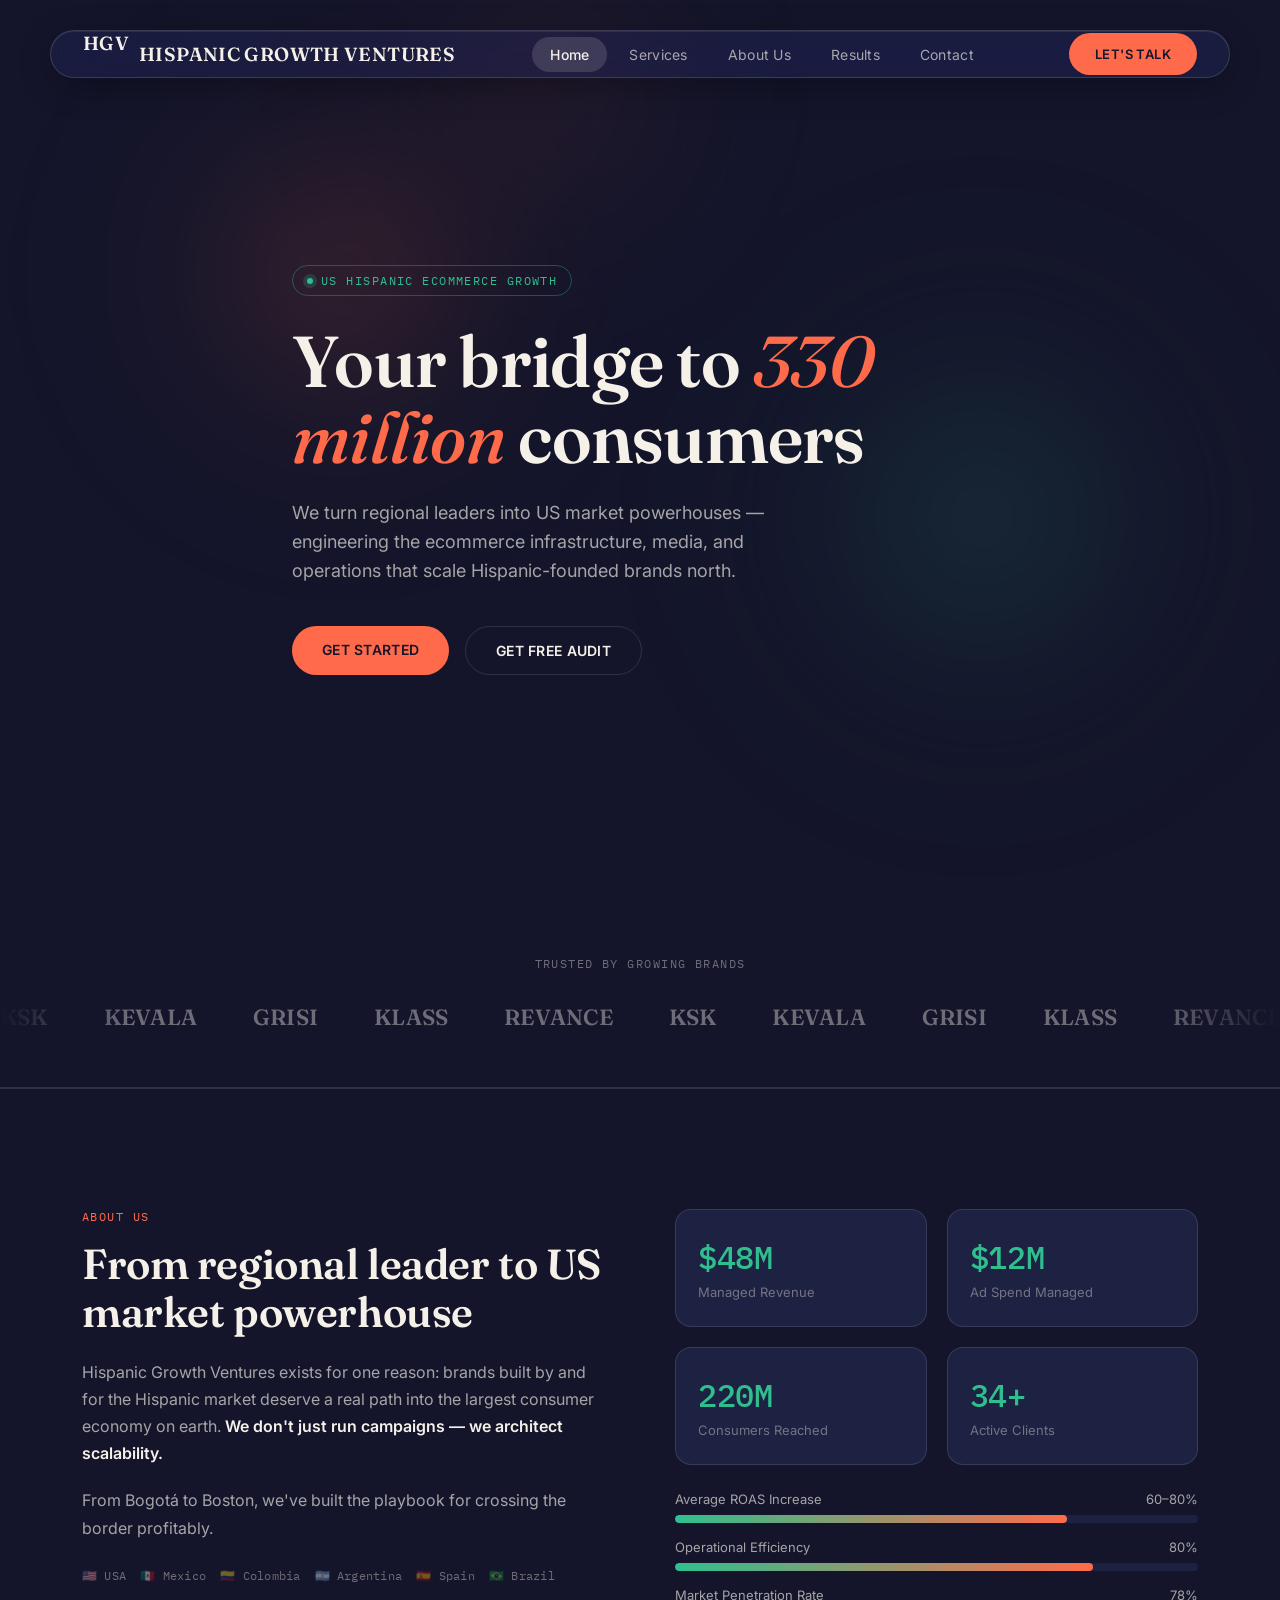
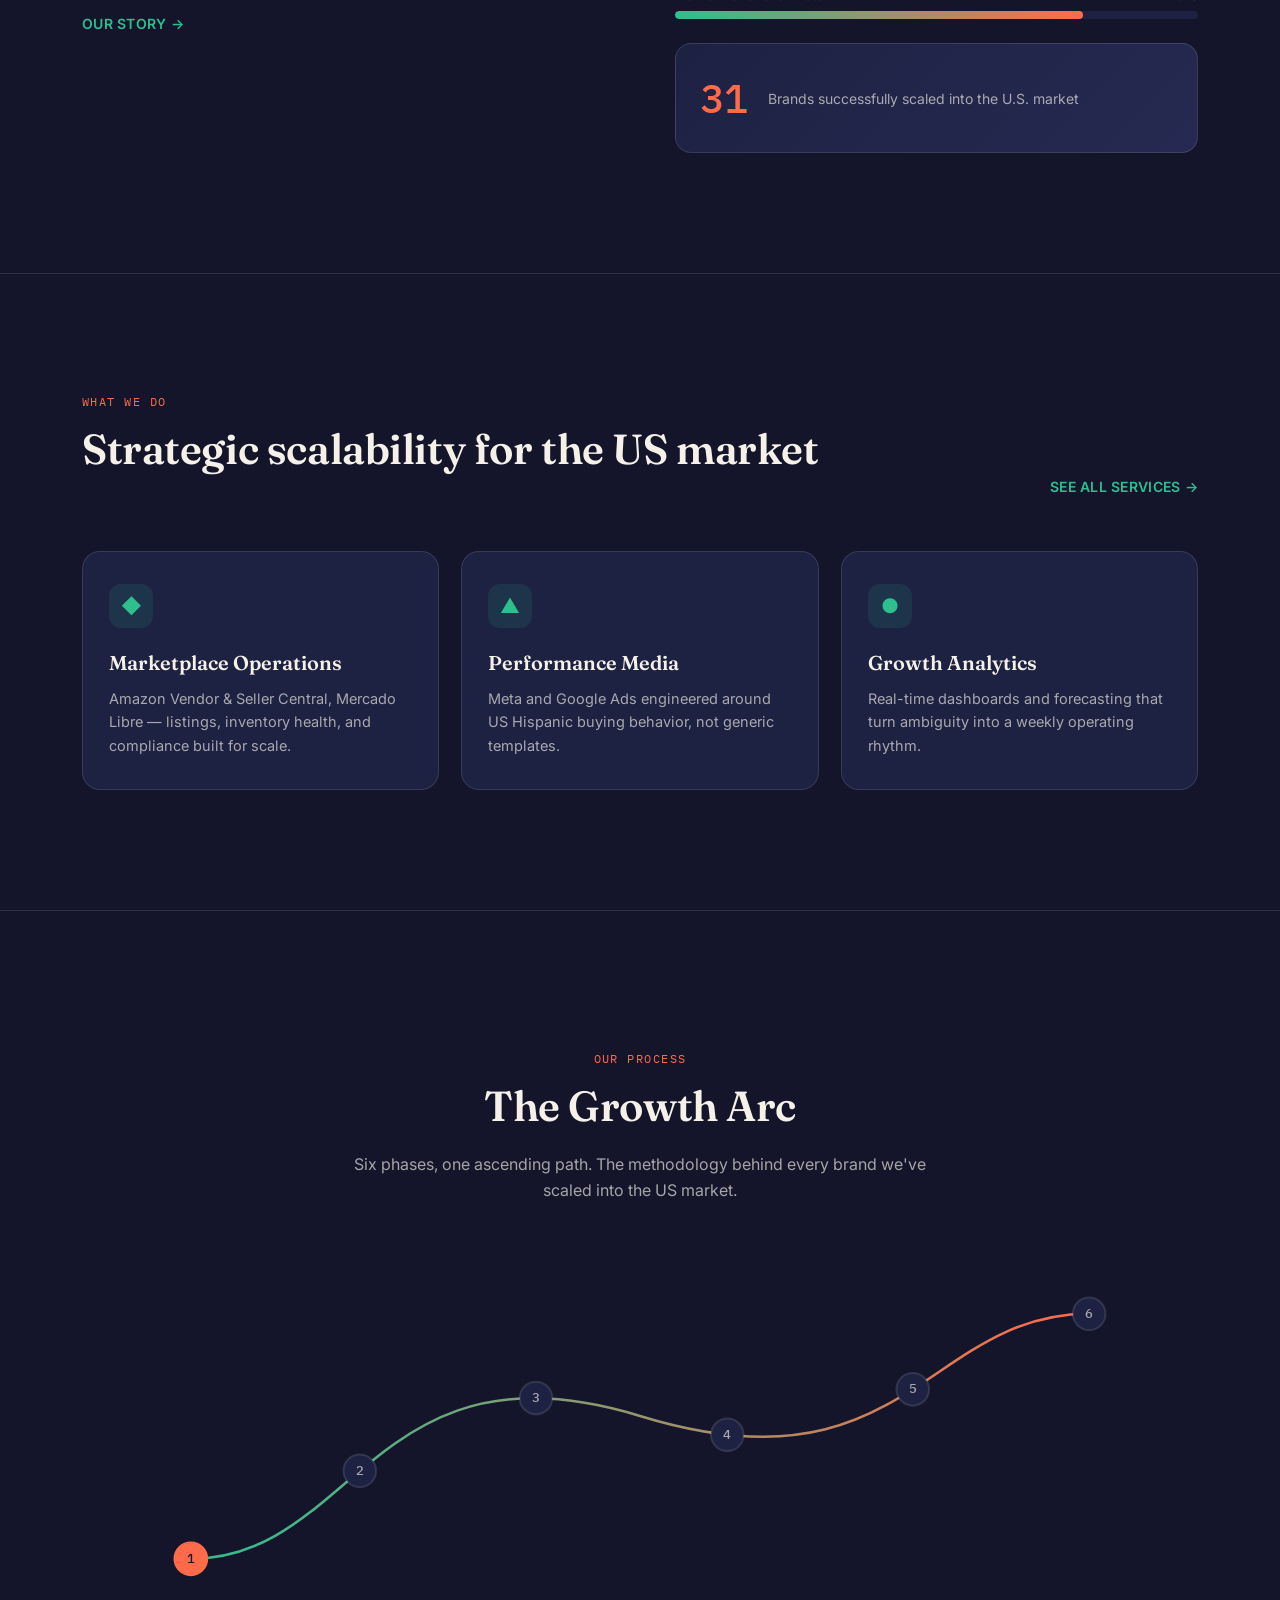
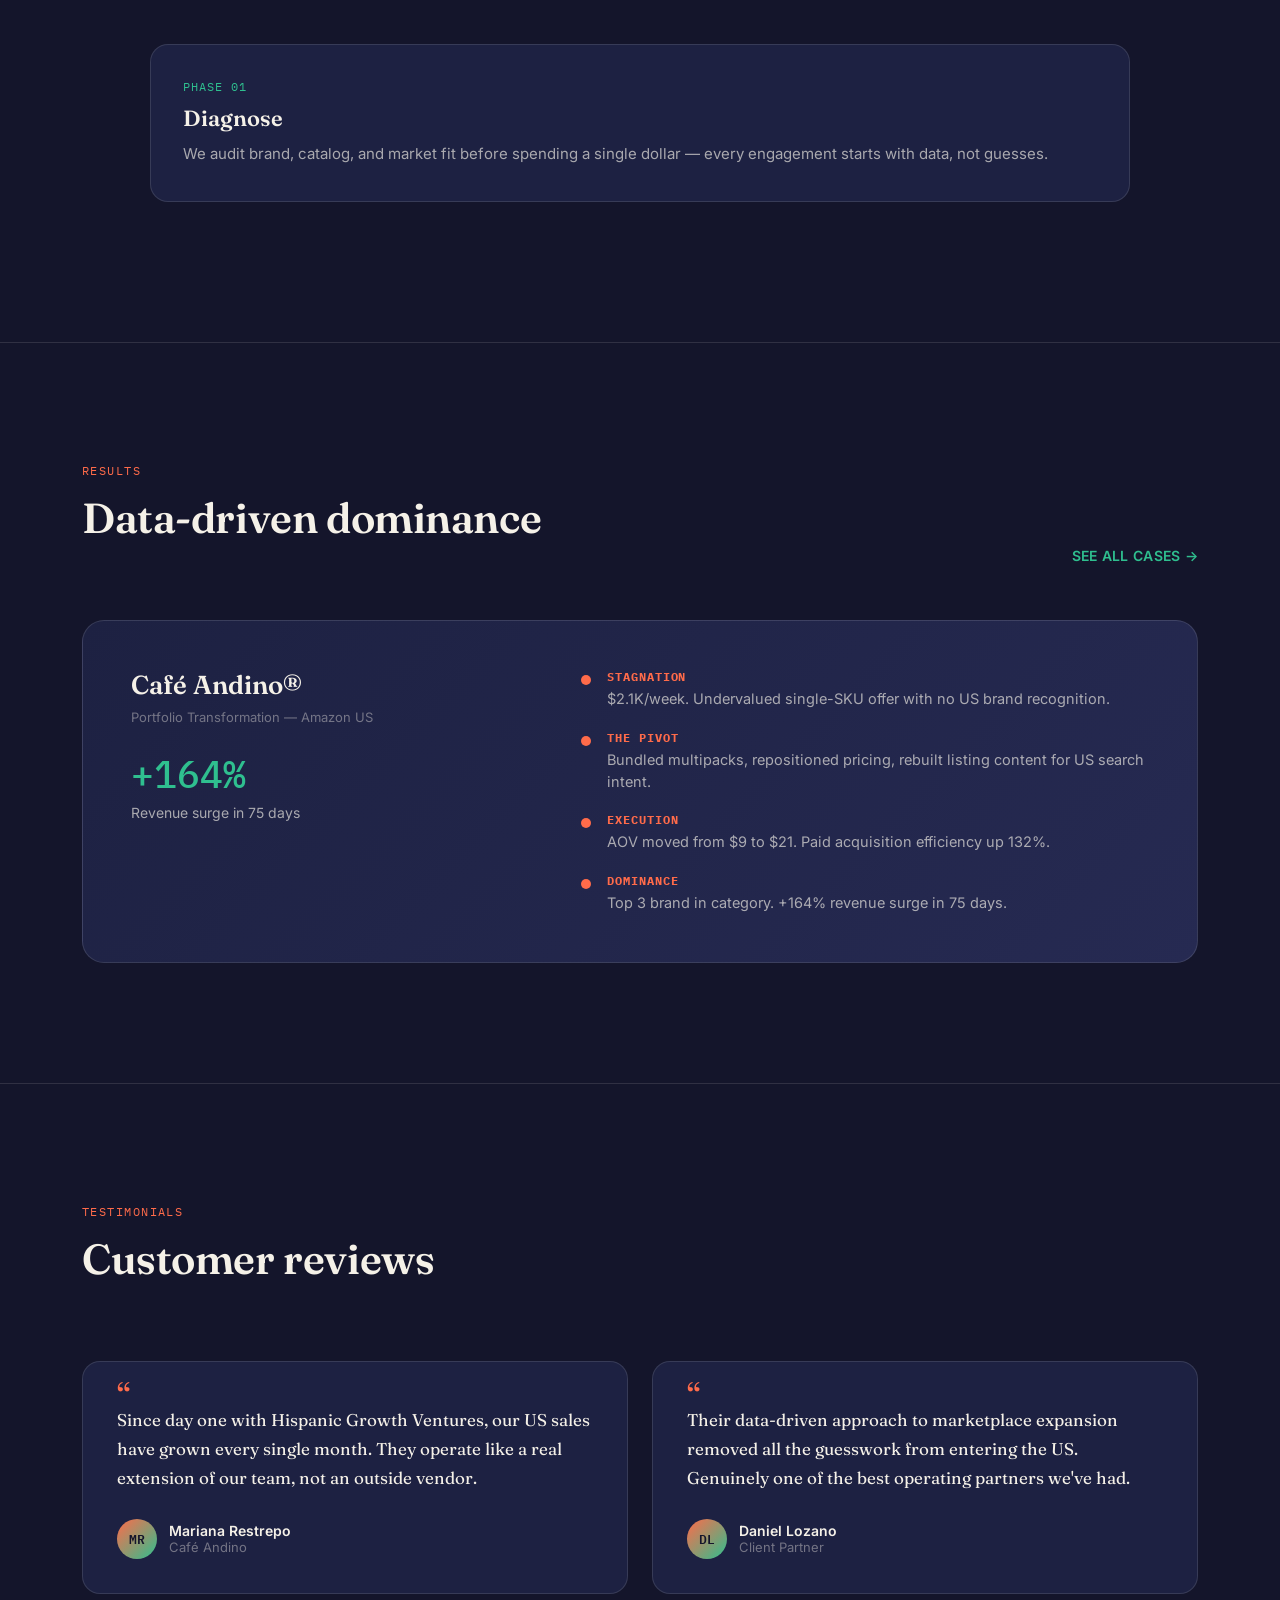
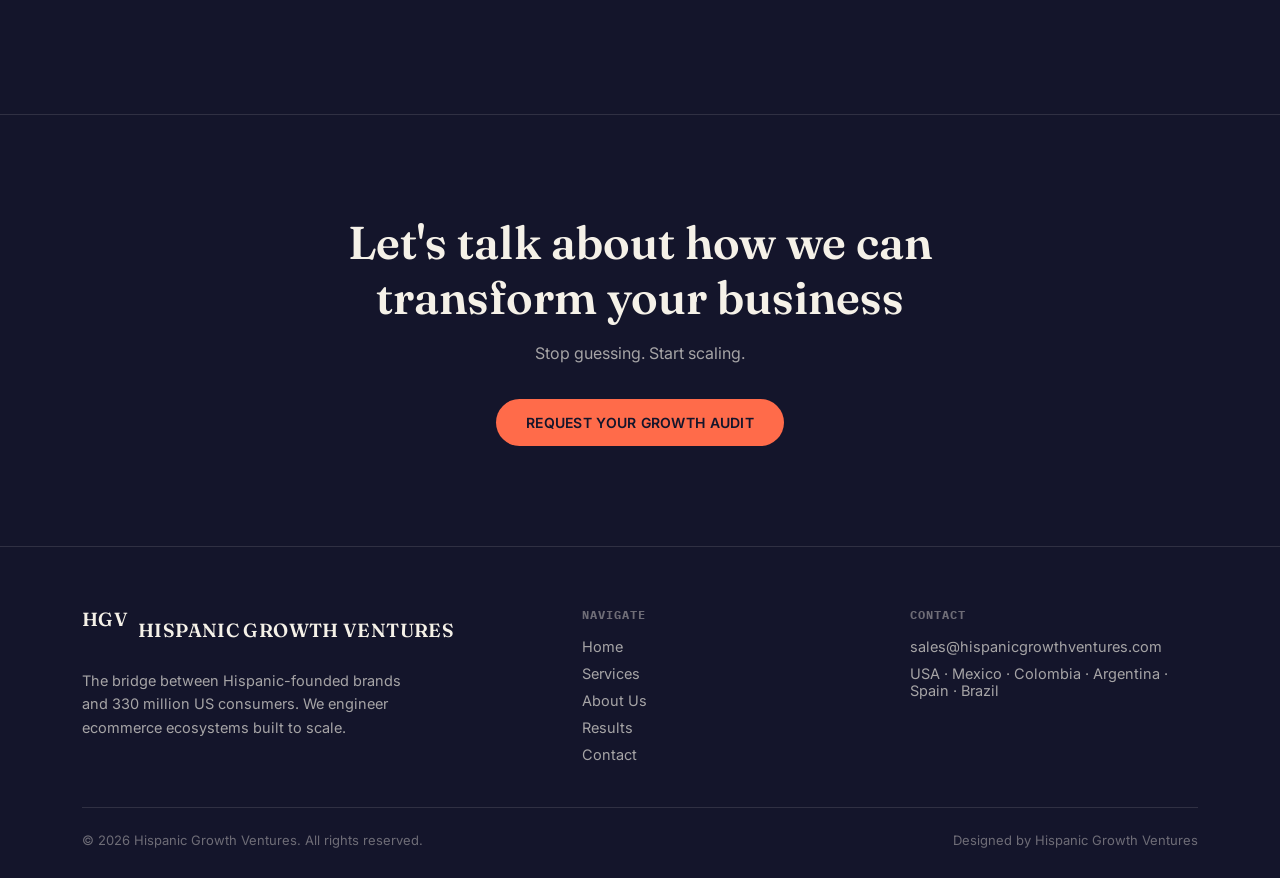
<file: index (1).html>
<!DOCTYPE html>
<html lang="en">
<head>
<meta charset="UTF-8">
<meta name="viewport" content="width=device-width, initial-scale=1.0">
<title>Hispanic Growth Ventures — Scale Into the US Market</title>
<link rel="preconnect" href="https://fonts.googleapis.com">
<link href="https://fonts.googleapis.com/css2?family=Fraunces:opsz,wght@9..144,300;9..144,500;9..144,600;9..144,700&family=Inter:wght@400;500;600;700&family=IBM+Plex+Mono:wght@400;500&display=swap" rel="stylesheet">
<link rel="stylesheet" href="styles.css">
</head>
<body>

<header>
  <nav class="wrap">
    <a href="index.html" class="logo"><span class="logo-mark">HGV</span>HISPANIC GROWTH VENTURES</a>
    <div class="nav-links">
      <a href="index.html" class="current">Home</a>
      <a href="services.html">Services</a>
      <a href="about.html">About Us</a>
      <a href="results.html">Results</a>
      <a href="contact.html">Contact</a>
    </div>
    <a href="contact.html" class="nav-cta">LET'S TALK</a>
    <button class="burger" aria-label="Open menu"><span></span><span></span><span></span></button>
  </nav>
</header>

<div class="mobile-menu">
  <a href="index.html">Home</a>
  <a href="services.html">Services</a>
  <a href="about.html">About Us</a>
  <a href="results.html">Results</a>
  <a href="contact.html">Contact</a>
  <a href="contact.html" class="m-cta">LET'S TALK</a>
</div>

<section class="hero" id="home">
  <canvas id="hero-canvas"></canvas>
  <div class="wrap hero-inner">
    <span class="eyebrow">US Hispanic eCommerce Growth</span>
    <h1 class="hero-title">Your bridge to <em>330 million</em> consumers</h1>
    <p class="hero-sub">We turn regional leaders into US market powerhouses — engineering the ecommerce infrastructure, media, and operations that scale Hispanic-founded brands north.</p>
    <div class="btn-row">
      <a href="contact.html" class="btn btn-primary">GET STARTED</a>
      <a href="contact.html" class="btn btn-ghost">GET FREE AUDIT</a>
    </div>
  </div>
</section>

<section class="marquee-section">
  <div class="marquee-label">Trusted by growing brands</div>
  <div class="marquee-track-wrap">
    <div class="marquee-track">
      <span class="marquee-item">KSK</span>
      <span class="marquee-item">KEVALA</span>
      <span class="marquee-item">GRISI</span>
      <span class="marquee-item">KLASS</span>
      <span class="marquee-item">REVANCE</span>
      <span class="marquee-item">KSK</span>
      <span class="marquee-item">KEVALA</span>
      <span class="marquee-item">GRISI</span>
      <span class="marquee-item">KLASS</span>
      <span class="marquee-item">REVANCE</span>
    </div>
  </div>
</section>

<section class="about" id="about">
  <div class="wrap about-grid">
    <div class="reveal">
      <span class="section-label">About Us</span>
      <h2 class="section-title">From regional leader to US market powerhouse</h2>
      <div class="about-copy">
        <p>Hispanic Growth Ventures exists for one reason: brands built by and for the Hispanic market deserve a real path into the largest consumer economy on earth. <strong>We don't just run campaigns — we architect scalability.</strong></p>
        <p>From Bogotá to Boston, we've built the playbook for crossing the border profitably.</p>
      </div>
      <div class="flags">
        <span class="flag-item">🇺🇸 USA</span>
        <span class="flag-item">🇲🇽 Mexico</span>
        <span class="flag-item">🇨🇴 Colombia</span>
        <span class="flag-item">🇦🇷 Argentina</span>
        <span class="flag-item">🇪🇸 Spain</span>
        <span class="flag-item">🇧🇷 Brazil</span>
      </div>
      <a href="about.html" class="link-arrow">OUR STORY →</a>
    </div>
    <div class="reveal">
      <div class="stat-grid">
        <div class="stat-card"><div class="stat-num" data-count="48" data-prefix="$" data-suffix="M">$0M</div><div class="stat-label">Managed Revenue</div></div>
        <div class="stat-card"><div class="stat-num" data-count="12" data-prefix="$" data-suffix="M">$0M</div><div class="stat-label">Ad Spend Managed</div></div>
        <div class="stat-card"><div class="stat-num" data-count="220" data-suffix="M">0M</div><div class="stat-label">Consumers Reached</div></div>
        <div class="stat-card"><div class="stat-num" data-count="34" data-suffix="+">0+</div><div class="stat-label">Active Clients</div></div>
      </div>
      <div class="bar-group">
        <div><div class="bar-row"><span>Average ROAS Increase</span><span>60–80%</span></div><div class="bar-track"><div class="bar-fill" data-width="75"></div></div></div>
        <div><div class="bar-row"><span>Operational Efficiency</span><span>80%</span></div><div class="bar-track"><div class="bar-fill" data-width="80"></div></div></div>
        <div><div class="bar-row"><span>Market Penetration Rate</span><span>78%</span></div><div class="bar-track"><div class="bar-fill" data-width="78"></div></div></div>
      </div>
      <div class="big-stat">
        <div class="n" data-count="31">0</div>
        <div class="t">Brands successfully scaled into the U.S. market</div>
      </div>
    </div>
  </div>
</section>

<section class="services" id="services">
  <div class="wrap">
    <div class="services-head reveal">
      <div>
        <span class="section-label">What We Do</span>
        <h2 class="section-title">Strategic scalability for the US market</h2>
      </div>
      <a href="services.html" class="link-arrow">SEE ALL SERVICES →</a>
    </div>
    <div class="service-grid">
      <div class="service-card reveal"><div class="service-icon">◆</div><h3>Marketplace Operations</h3><p>Amazon Vendor &amp; Seller Central, Mercado Libre — listings, inventory health, and compliance built for scale.</p></div>
      <div class="service-card reveal"><div class="service-icon">▲</div><h3>Performance Media</h3><p>Meta and Google Ads engineered around US Hispanic buying behavior, not generic templates.</p></div>
      <div class="service-card reveal"><div class="service-icon">●</div><h3>Growth Analytics</h3><p>Real-time dashboards and forecasting that turn ambiguity into a weekly operating rhythm.</p></div>
    </div>
  </div>
</section>

<section class="growth">
  <div class="wrap">
    <div class="growth-head reveal">
      <span class="section-label">Our Process</span>
      <h2 class="section-title">The Growth Arc</h2>
      <p>Six phases, one ascending path. The methodology behind every brand we've scaled into the US market.</p>
    </div>
    <div class="arc-wrap reveal">
      <svg id="arc-svg" viewBox="0 0 960 320" xmlns="http://www.w3.org/2000/svg">
        <defs>
          <linearGradient id="arcGradient" x1="0" y1="0" x2="1" y2="0">
            <stop offset="0%" stop-color="#2FBF8F"/>
            <stop offset="100%" stop-color="#FF6B4A"/>
          </linearGradient>
        </defs>
        <path class="arc-path" id="arcPath" d="M40,280 C 200,280 220,60 480,140 C 740,220 760,40 920,40"/>
      </svg>
      <div class="phase-detail" id="phaseDetail">
        <div class="k">Phase 01</div>
        <h4>Diagnose</h4>
        <p>We audit brand, catalog, and market fit before spending a single dollar — every engagement starts with data, not guesses.</p>
      </div>
    </div>
  </div>
</section>

<section class="results" id="results">
  <div class="wrap">
    <div class="services-head reveal">
      <div>
        <span class="section-label">Results</span>
        <h2 class="section-title">Data-driven dominance</h2>
      </div>
      <a href="results.html" class="link-arrow">SEE ALL CASES →</a>
    </div>
    <div class="case-card reveal">
      <div class="case-left">
        <h3>Café Andino®</h3>
        <div class="brand">Portfolio Transformation — Amazon US</div>
        <div class="case-surge">+164%</div>
        <div class="case-surge-label">Revenue surge in 75 days</div>
      </div>
      <div class="case-timeline">
        <div class="case-step"><div class="dot"></div><div><h5>Stagnation</h5><p>$2.1K/week. Undervalued single-SKU offer with no US brand recognition.</p></div></div>
        <div class="case-step"><div class="dot"></div><div><h5>The Pivot</h5><p>Bundled multipacks, repositioned pricing, rebuilt listing content for US search intent.</p></div></div>
        <div class="case-step"><div class="dot"></div><div><h5>Execution</h5><p>AOV moved from $9 to $21. Paid acquisition efficiency up 132%.</p></div></div>
        <div class="case-step"><div class="dot"></div><div><h5>Dominance</h5><p>Top 3 brand in category. +164% revenue surge in 75 days.</p></div></div>
      </div>
    </div>
  </div>
</section>

<section class="testimonials">
  <div class="wrap">
    <div class="services-head reveal">
      <div><span class="section-label">Testimonials</span><h2 class="section-title">Customer reviews</h2></div>
    </div>
    <div class="testi-grid">
      <div class="testi-card reveal">
        <p class="testi-quote">Since day one with Hispanic Growth Ventures, our US sales have grown every single month. They operate like a real extension of our team, not an outside vendor.</p>
        <div class="testi-person"><div class="avatar">MR</div><div><div class="name">Mariana Restrepo</div><div class="co">Café Andino</div></div></div>
      </div>
      <div class="testi-card reveal">
        <p class="testi-quote">Their data-driven approach to marketplace expansion removed all the guesswork from entering the US. Genuinely one of the best operating partners we've had.</p>
        <div class="testi-person"><div class="avatar">DL</div><div><div class="name">Daniel Lozano</div><div class="co">Client Partner</div></div></div>
      </div>
    </div>
  </div>
</section>

<section class="cta" id="contact">
  <div class="wrap reveal">
    <h2>Let's talk about how we can<br>transform your business</h2>
    <p>Stop guessing. Start scaling.</p>
    <a href="contact.html" class="btn btn-primary">REQUEST YOUR GROWTH AUDIT</a>
  </div>
</section>

<footer>
  <div class="wrap">
    <div class="footer-grid">
      <div class="footer-brand">
        <a href="index.html" class="logo"><span class="logo-mark">HGV</span>HISPANIC GROWTH VENTURES</a>
        <p>The bridge between Hispanic-founded brands and 330 million US consumers. We engineer ecommerce ecosystems built to scale.</p>
      </div>
      <div>
        <h6>Navigate</h6>
        <div class="flinks">
          <a href="index.html">Home</a>
          <a href="services.html">Services</a>
          <a href="about.html">About Us</a>
          <a href="results.html">Results</a>
          <a href="contact.html">Contact</a>
        </div>
      </div>
      <div>
        <h6>Contact</h6>
        <div class="flinks">
          <a href="mailto:sales@hispanicgrowthventures.com">sales@hispanicgrowthventures.com</a>
          <span>USA · Mexico · Colombia · Argentina · Spain · Brazil</span>
        </div>
      </div>
    </div>
    <div class="footer-bottom">
      <span>© 2026 Hispanic Growth Ventures. All rights reserved.</span>
      <span>Designed by Hispanic Growth Ventures</span>
    </div>
  </div>
</footer>

<script src="script.js"></script>
</body>
</html>
</file>
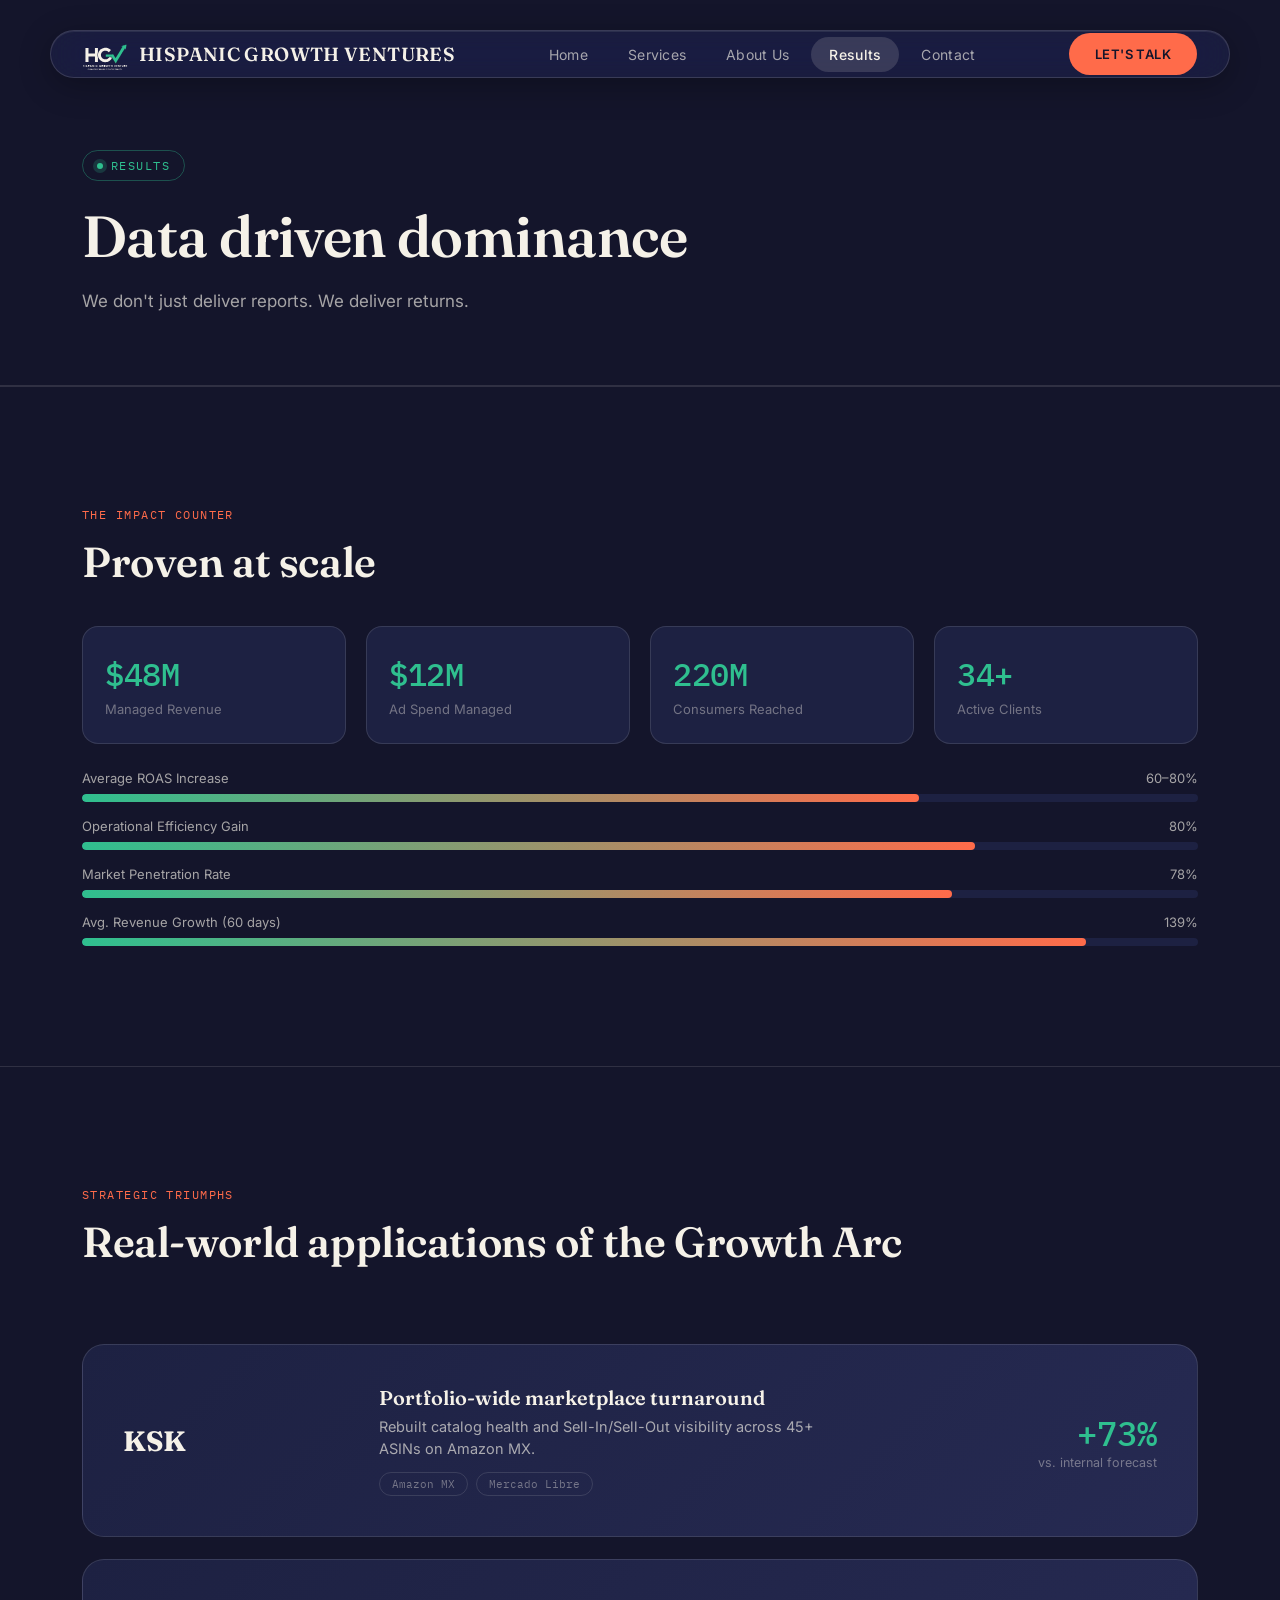
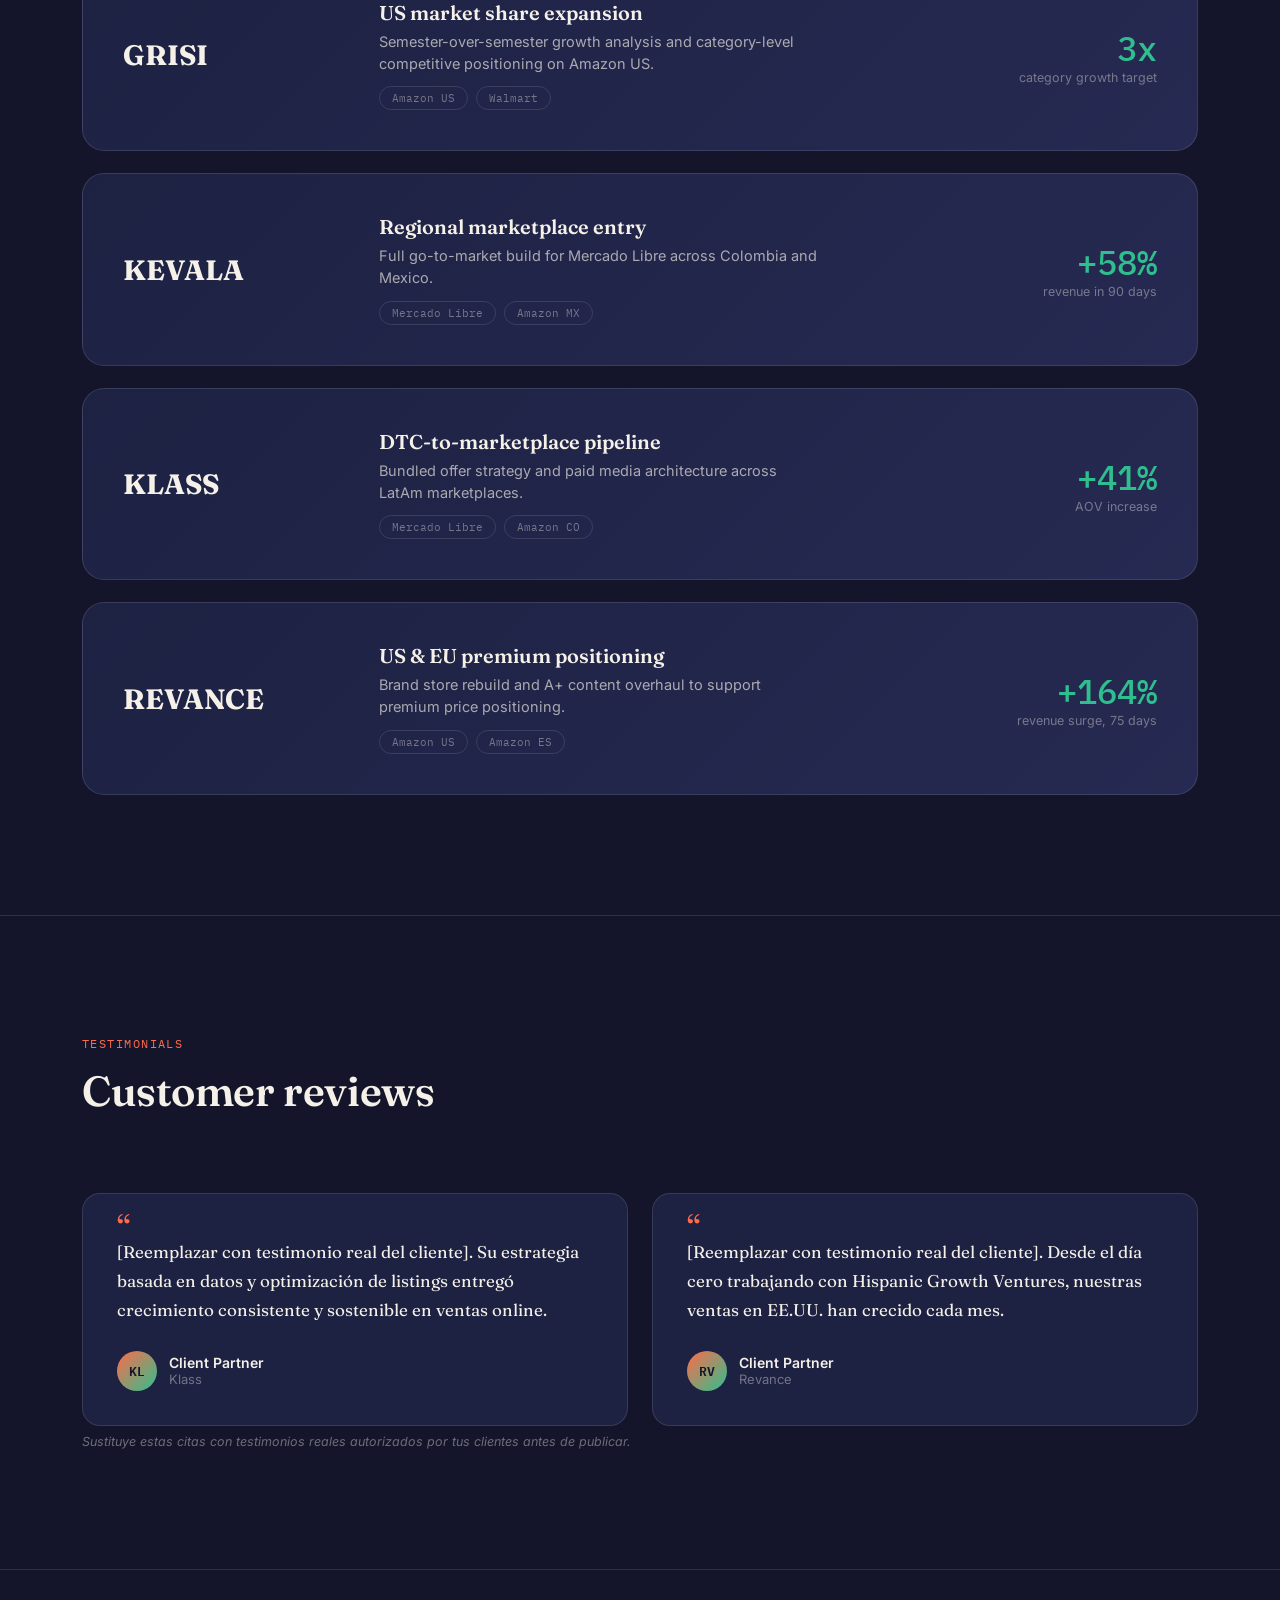
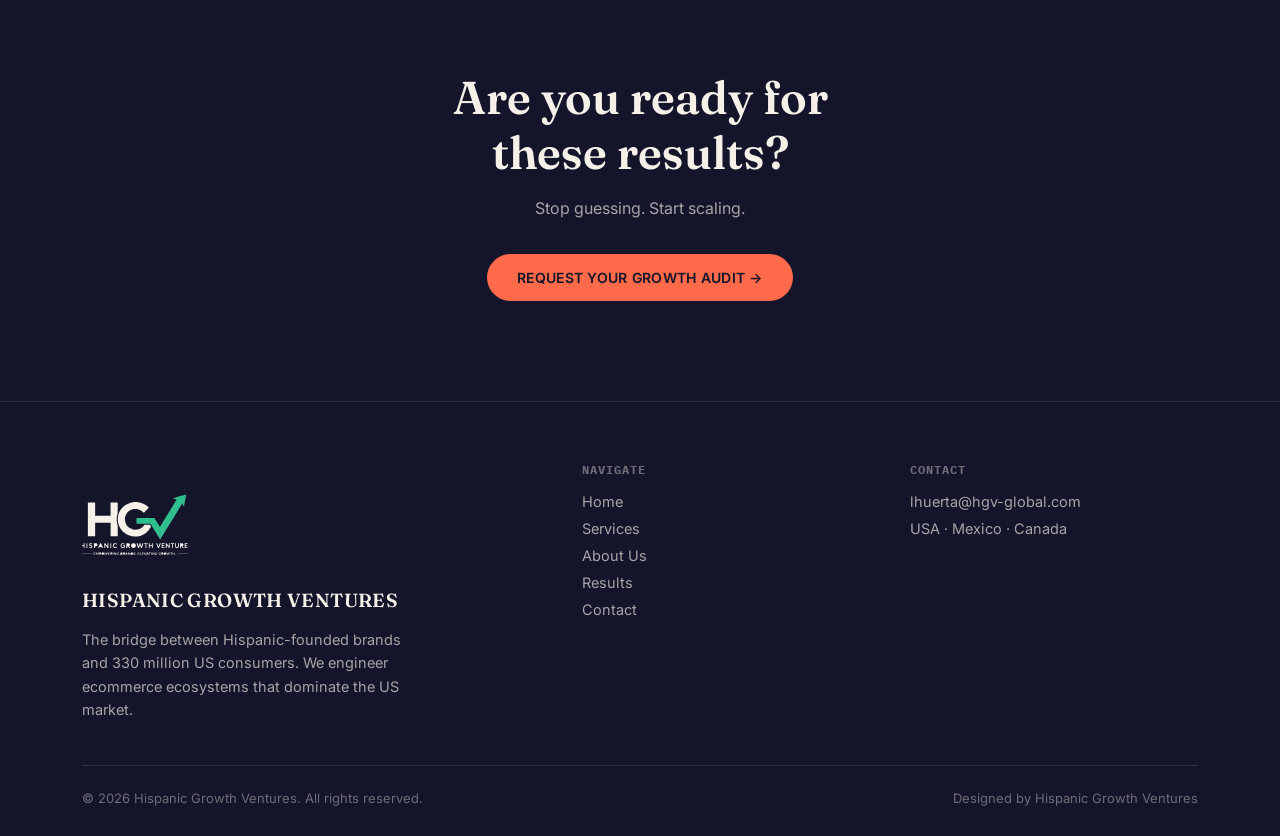
<file: results.html>
<!DOCTYPE html>
<html lang="en">
<head>
<meta charset="UTF-8">
<meta name="viewport" content="width=device-width, initial-scale=1.0">
<title>Results — Hispanic Growth Ventures</title>
<link rel="preconnect" href="https://fonts.googleapis.com">
<link href="https://fonts.googleapis.com/css2?family=Fraunces:opsz,wght@9..144,300;9..144,500;9..144,600;9..144,700&family=Inter:wght@400;500;600;700&family=IBM+Plex+Mono:wght@400;500&display=swap" rel="stylesheet">
<link rel="stylesheet" href="styles.css">
</head>
<body>

<header>
  <nav class="wrap">
    <a href="index.html" class="logo"><img src="logo.svg" alt="HGV" class="logo-mark">HISPANIC GROWTH VENTURES</a>
    <div class="nav-links">
      <a href="index.html">Home</a>
      <a href="services.html">Services</a>
      <a href="about.html">About Us</a>
      <a href="results.html" class="current">Results</a>
      <a href="contact.html">Contact</a>
    </div>
    <a href="contact.html" class="nav-cta">LET'S TALK</a>
    <button class="burger" aria-label="Open menu"><span></span><span></span><span></span></button>
  </nav>
</header>

<div class="mobile-menu">
  <button class="mobile-menu-close" aria-label="Close menu">✕</button>
  <a href="index.html">Home</a>
  <a href="services.html">Services</a>
  <a href="about.html">About Us</a>
  <a href="results.html">Results</a>
  <a href="contact.html">Contact</a>
  <a href="contact.html" class="m-cta">LET'S TALK</a>
</div>

<section class="page-hero">
  <div class="wrap">
    <span class="eyebrow reveal">Results</span>
    <h1 class="reveal">Data driven dominance</h1>
    <p class="reveal">We don't just deliver reports. We deliver returns.</p>
  </div>
</section>

<section class="about">
  <div class="wrap reveal">
    <span class="section-label">The Impact Counter</span>
    <h2 class="section-title" style="margin-bottom:40px;">Proven at scale</h2>
    <div class="stat-grid" style="grid-template-columns:repeat(4,1fr);margin-bottom:26px;">
      <div class="stat-card"><div class="stat-num" data-count="48" data-prefix="$" data-suffix="M">$0M</div><div class="stat-label">Managed Revenue</div></div>
      <div class="stat-card"><div class="stat-num" data-count="12" data-prefix="$" data-suffix="M">$0M</div><div class="stat-label">Ad Spend Managed</div></div>
      <div class="stat-card"><div class="stat-num" data-count="220" data-suffix="M">0M</div><div class="stat-label">Consumers Reached</div></div>
      <div class="stat-card"><div class="stat-num" data-count="34" data-suffix="+">0+</div><div class="stat-label">Active Clients</div></div>
    </div>
    <div class="bar-group" style="margin-bottom:0;">
      <div><div class="bar-row"><span>Average ROAS Increase</span><span>60–80%</span></div><div class="bar-track"><div class="bar-fill" data-width="75"></div></div></div>
      <div><div class="bar-row"><span>Operational Efficiency Gain</span><span>80%</span></div><div class="bar-track"><div class="bar-fill" data-width="80"></div></div></div>
      <div><div class="bar-row"><span>Market Penetration Rate</span><span>78%</span></div><div class="bar-track"><div class="bar-fill" data-width="78"></div></div></div>
      <div><div class="bar-row"><span>Avg. Revenue Growth (60 days)</span><span>139%</span></div><div class="bar-track"><div class="bar-fill" data-width="90"></div></div></div>
    </div>
  </div>
</section>

<section class="results">
  <div class="wrap">
    <div class="services-head reveal">
      <div><span class="section-label">Strategic Triumphs</span><h2 class="section-title">Real-world applications of the Growth Arc</h2></div>
    </div>
    <div class="client-grid">
      <div class="client-card reveal">
        <div class="client-logo">KSK</div>
        <div class="client-info">
          <h3>Portfolio-wide marketplace turnaround</h3>
          <p>Rebuilt catalog health and Sell-In/Sell-Out visibility across 45+ ASINs on Amazon MX.</p>
          <div class="client-tags"><span class="client-tag">Amazon MX</span><span class="client-tag">Mercado Libre</span></div>
        </div>
        <div class="client-surge"><div class="n">+73%</div><div class="l">vs. internal forecast</div></div>
      </div>
      <div class="client-card reveal">
        <div class="client-logo">GRISI</div>
        <div class="client-info">
          <h3>US market share expansion</h3>
          <p>Semester-over-semester growth analysis and category-level competitive positioning on Amazon US.</p>
          <div class="client-tags"><span class="client-tag">Amazon US</span><span class="client-tag">Walmart</span></div>
        </div>
        <div class="client-surge"><div class="n">3x</div><div class="l">category growth target</div></div>
      </div>
      <div class="client-card reveal">
        <div class="client-logo">KEVALA</div>
        <div class="client-info">
          <h3>Regional marketplace entry</h3>
          <p>Full go-to-market build for Mercado Libre across Colombia and Mexico.</p>
          <div class="client-tags"><span class="client-tag">Mercado Libre</span><span class="client-tag">Amazon MX</span></div>
        </div>
        <div class="client-surge"><div class="n">+58%</div><div class="l">revenue in 90 days</div></div>
      </div>
      <div class="client-card reveal">
        <div class="client-logo">KLASS</div>
        <div class="client-info">
          <h3>DTC-to-marketplace pipeline</h3>
          <p>Bundled offer strategy and paid media architecture across LatAm marketplaces.</p>
          <div class="client-tags"><span class="client-tag">Mercado Libre</span><span class="client-tag">Amazon CO</span></div>
        </div>
        <div class="client-surge"><div class="n">+41%</div><div class="l">AOV increase</div></div>
      </div>
      <div class="client-card reveal">
        <div class="client-logo">REVANCE</div>
        <div class="client-info">
          <h3>US &amp; EU premium positioning</h3>
          <p>Brand store rebuild and A+ content overhaul to support premium price positioning.</p>
          <div class="client-tags"><span class="client-tag">Amazon US</span><span class="client-tag">Amazon ES</span></div>
        </div>
        <div class="client-surge"><div class="n">+164%</div><div class="l">revenue surge, 75 days</div></div>
      </div>
    </div>
  </div>
</section>

<section class="testimonials">
  <div class="wrap">
    <div class="services-head reveal">
      <div><span class="section-label">Testimonials</span><h2 class="section-title">Customer reviews</h2></div>
    </div>
    <div class="testi-grid">
      <div class="testi-card reveal">
        <p class="testi-quote">[Reemplazar con testimonio real del cliente]. Su estrategia basada en datos y optimización de listings entregó crecimiento consistente y sostenible en ventas online.</p>
        <div class="testi-person"><div class="avatar">KL</div><div><div class="name">Client Partner</div><div class="co">Klass</div></div></div>
      </div>
      <div class="testi-card reveal">
        <p class="testi-quote">[Reemplazar con testimonio real del cliente]. Desde el día cero trabajando con Hispanic Growth Ventures, nuestras ventas en EE.UU. han crecido cada mes.</p>
        <div class="testi-person"><div class="avatar">RV</div><div><div class="name">Client Partner</div><div class="co">Revance</div></div></div>
      </div>
    </div>
    <p class="form-note" style="text-align:left;margin-top:8px;"><em>Sustituye estas citas con testimonios reales autorizados por tus clientes antes de publicar.</em></p>
  </div>
</section>

<section class="cta">
  <div class="wrap reveal">
    <h2>Are you ready for<br>these results?</h2>
    <p>Stop guessing. Start scaling.</p>
    <a href="contact.html" class="btn btn-primary">REQUEST YOUR GROWTH AUDIT →</a>
  </div>
</section>

<footer>
  <div class="wrap">
    <div class="footer-grid">
      <div class="footer-brand">
        <a href="index.html" class="logo footer-logo"><img src="logo.svg" alt="HGV" class="logo-mark"><span>HISPANIC GROWTH VENTURES</span></a>
        <p>The bridge between Hispanic-founded brands and 330 million US consumers. We engineer ecommerce ecosystems that dominate the US market.</p>
      </div>
      <div>
        <h6>Navigate</h6>
        <div class="flinks">
          <a href="index.html">Home</a><a href="services.html">Services</a><a href="about.html">About Us</a><a href="results.html">Results</a><a href="contact.html">Contact</a>
        </div>
      </div>
      <div>
        <h6>Contact</h6>
        <div class="flinks">
          <a href="mailto:lhuerta@hgv-global.com">lhuerta@hgv-global.com</a>
          <span>USA · Mexico · Canada</span>
        </div>
      </div>
    </div>
    <div class="footer-bottom">
      <span>© 2026 Hispanic Growth Ventures. All rights reserved.</span>
      <span>Designed by Hispanic Growth Ventures</span>
    </div>
  </div>
</footer>

<script src="script.js"></script>
</body>
</html>
</file>
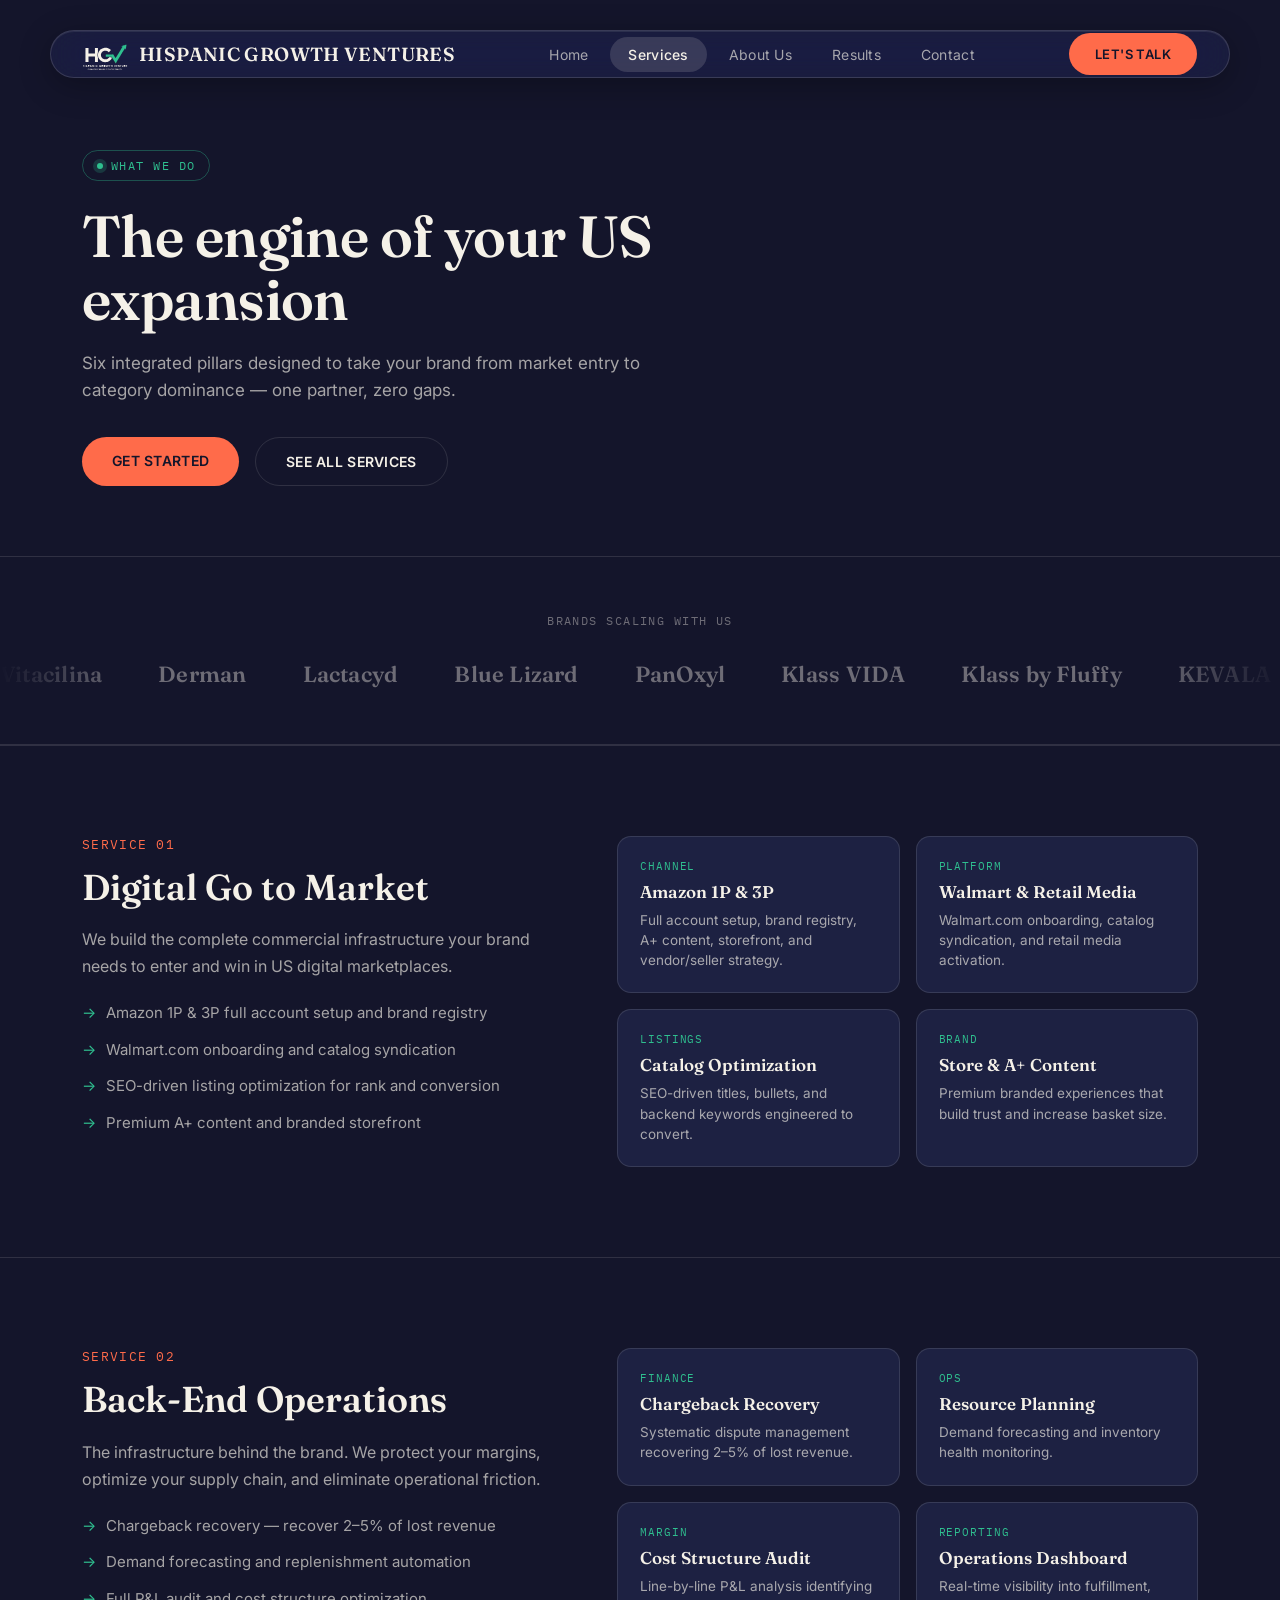
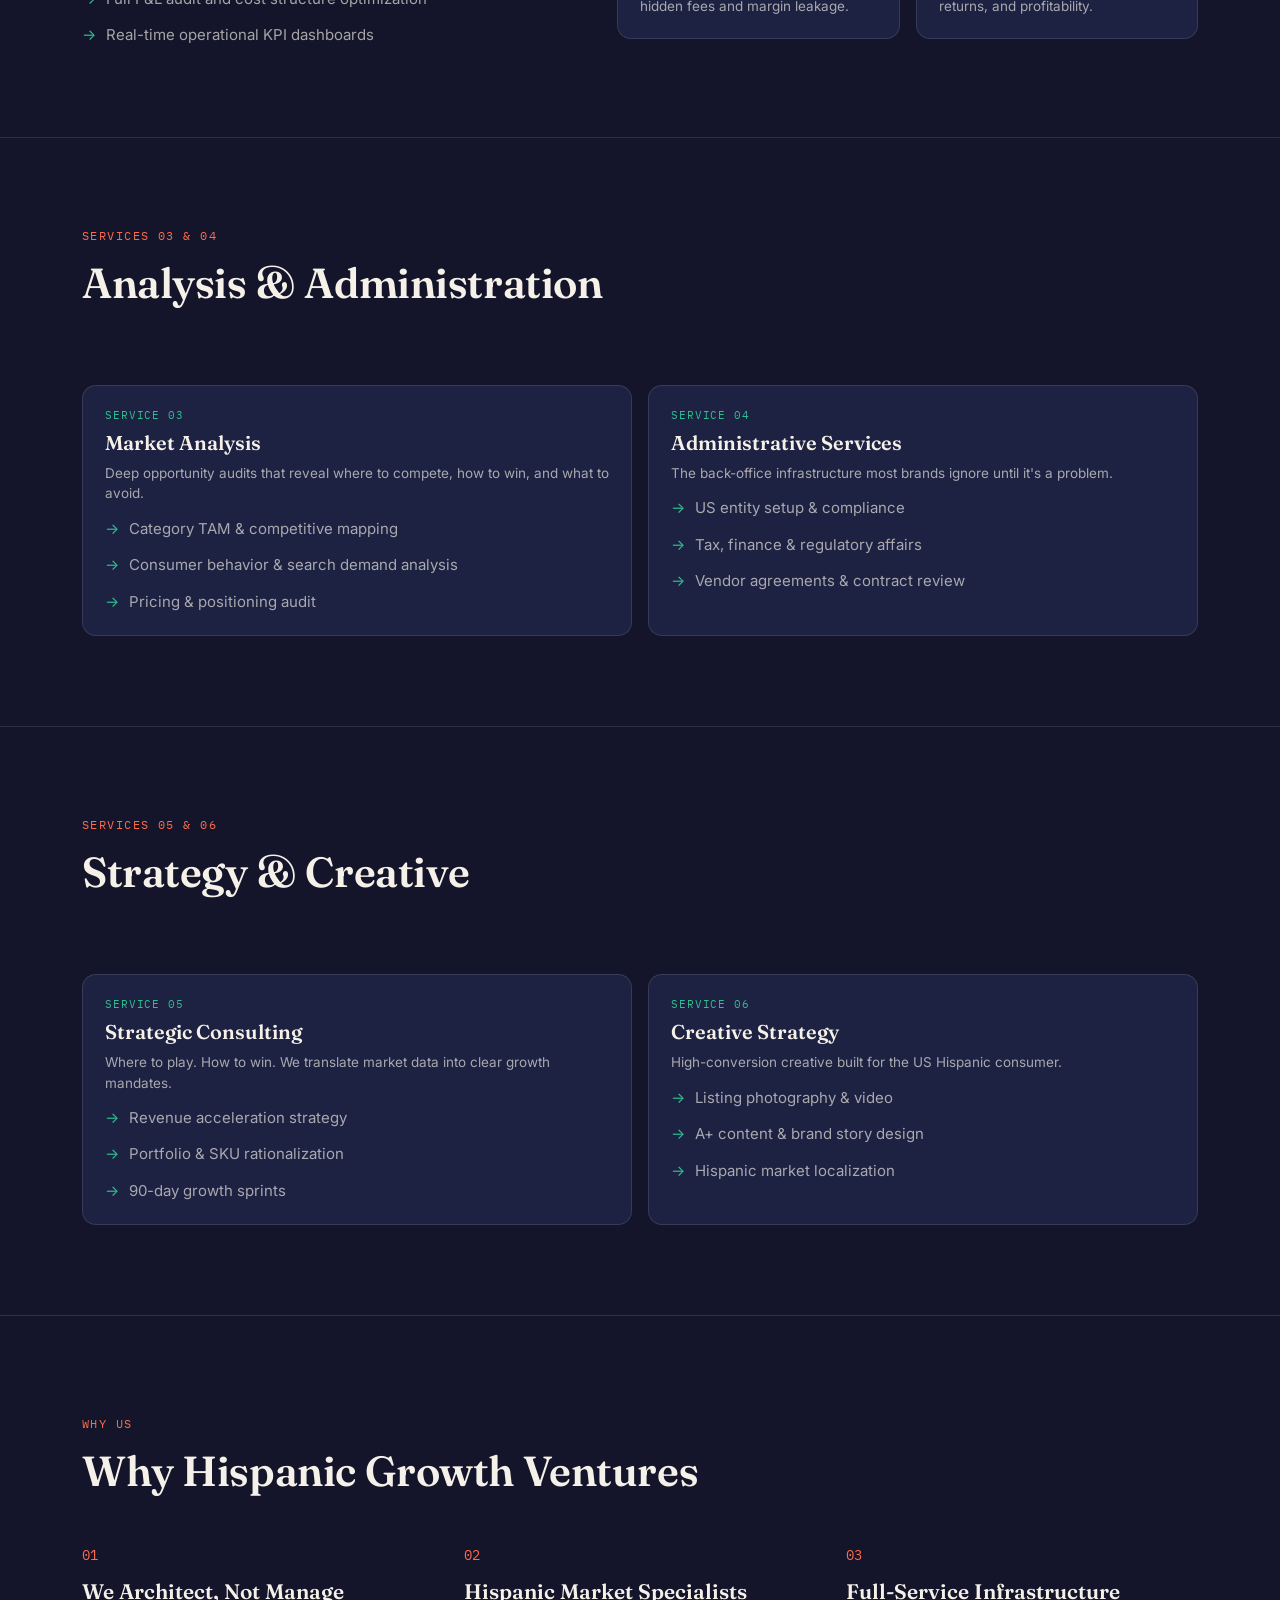
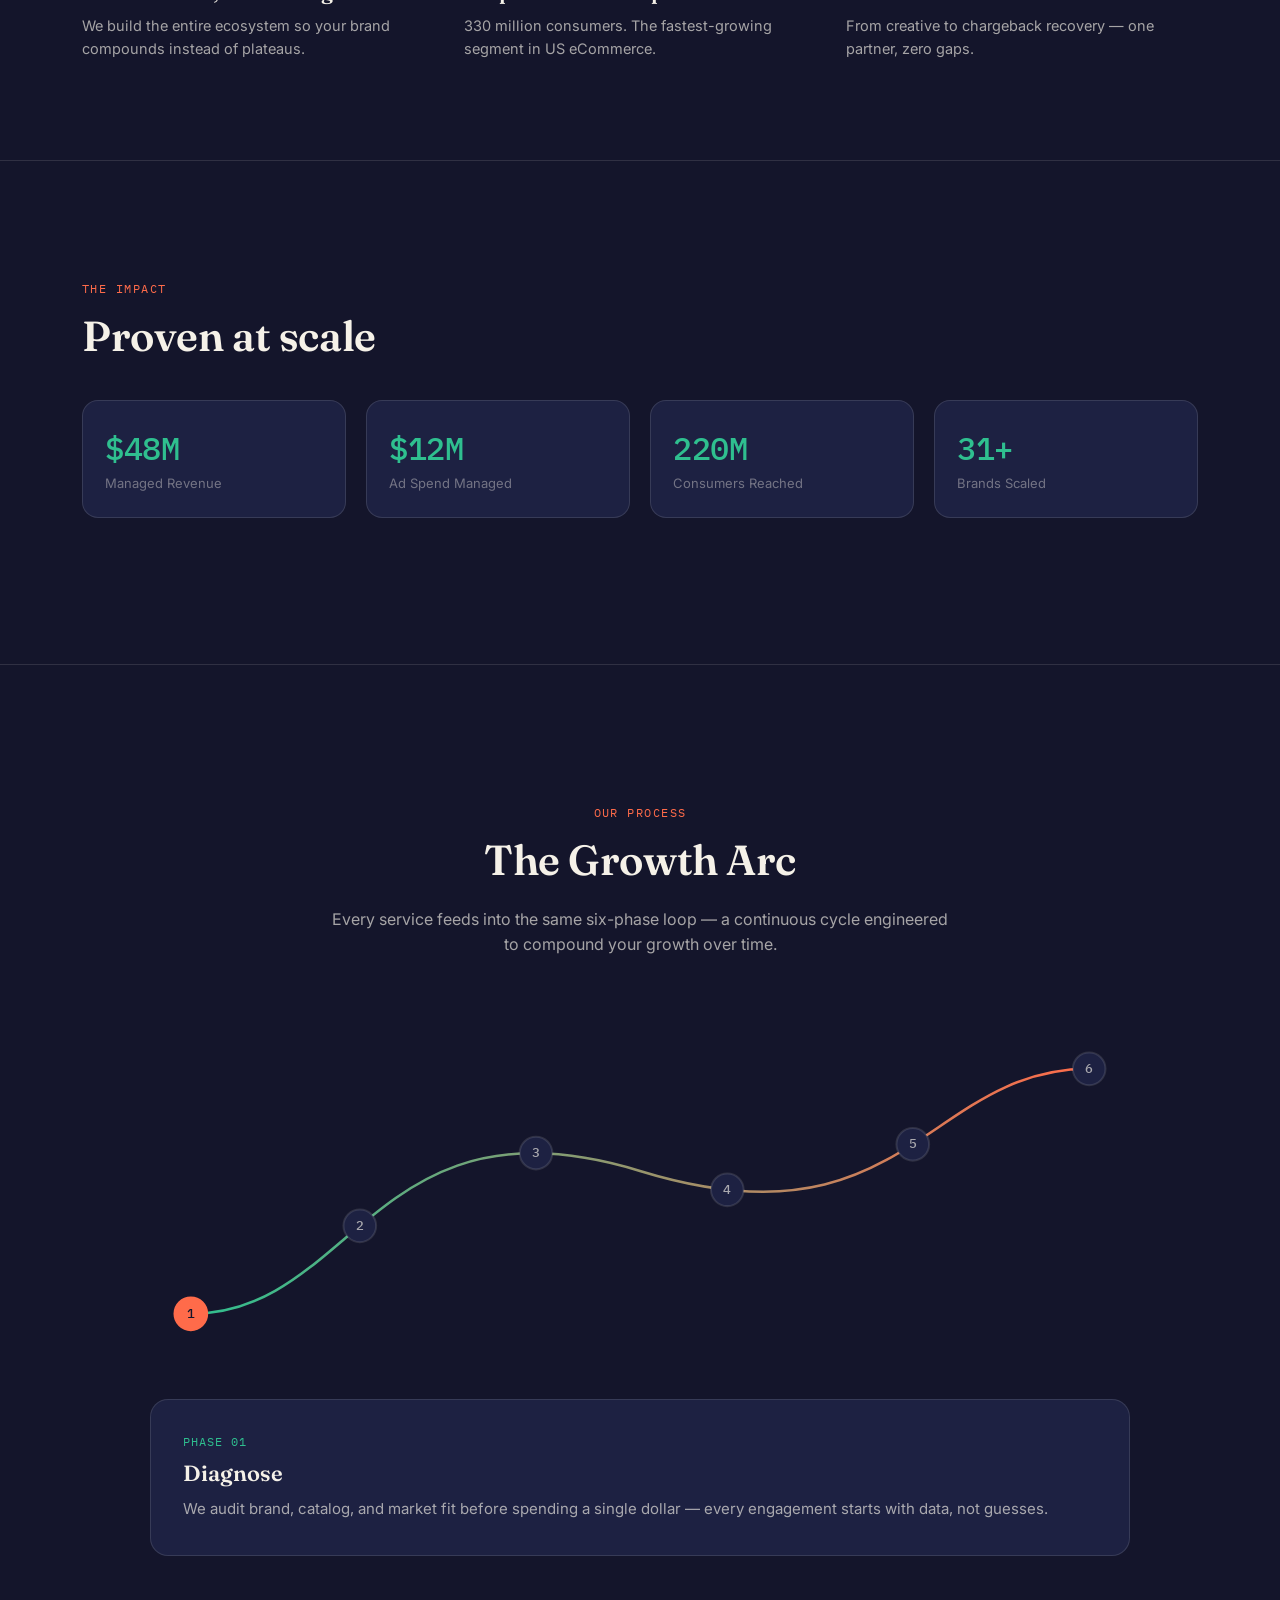
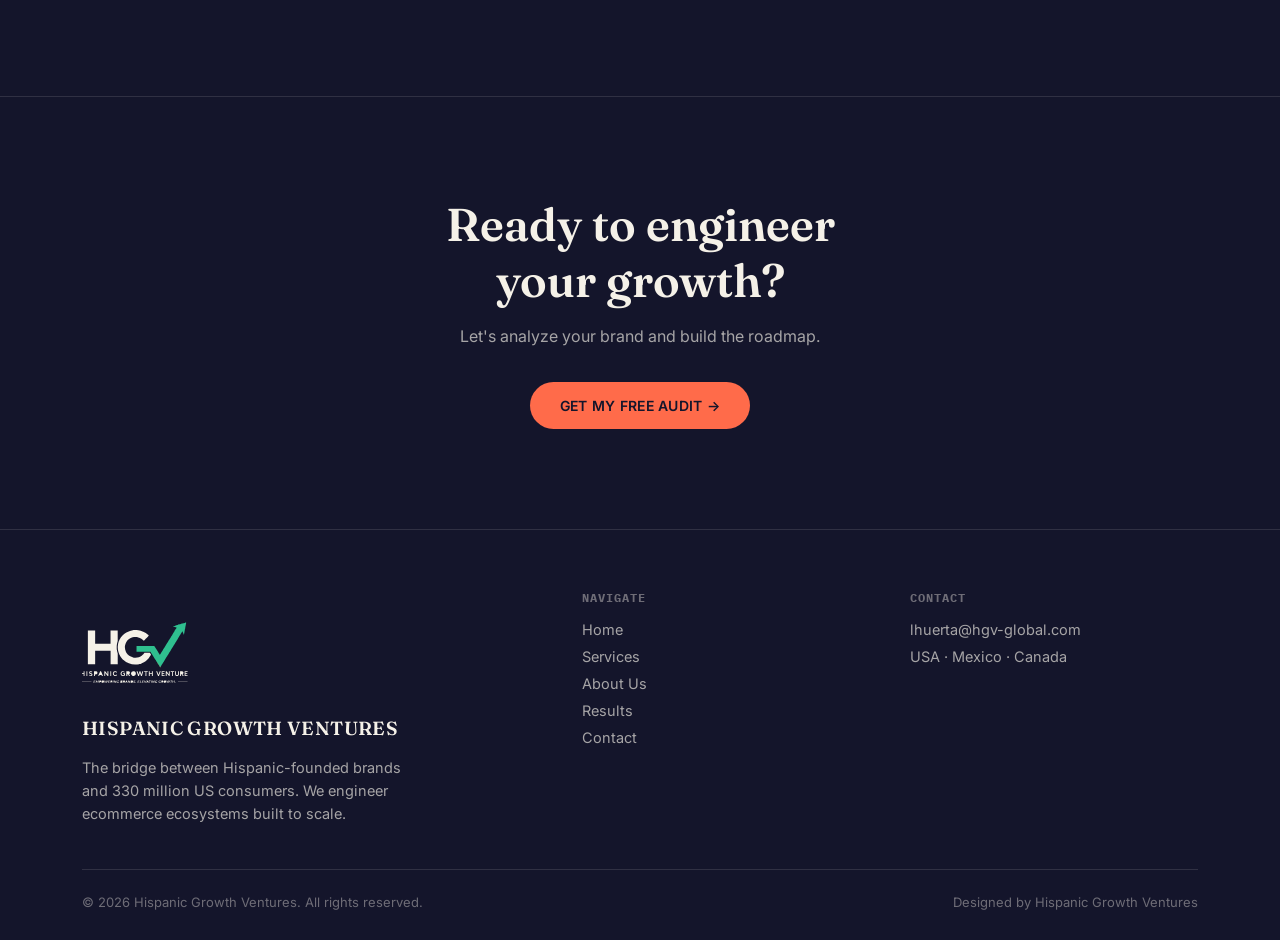
<file: services.html>
<!DOCTYPE html>
<html lang="en">
<head>
<meta charset="UTF-8">
<meta name="viewport" content="width=device-width, initial-scale=1.0">
<title>Services — Hispanic Growth Ventures</title>
<link rel="preconnect" href="https://fonts.googleapis.com">
<link href="https://fonts.googleapis.com/css2?family=Fraunces:opsz,wght@9..144,300;9..144,500;9..144,600;9..144,700&family=Inter:wght@400;500;600;700&family=IBM+Plex+Mono:wght@400;500&display=swap" rel="stylesheet">
<link rel="stylesheet" href="styles.css">
</head>
<body>

<header>
  <nav class="wrap">
    <a href="index.html" class="logo"><img src="logo.svg" alt="HGV" class="logo-mark">HISPANIC GROWTH VENTURES</a>
    <div class="nav-links">
      <a href="index.html">Home</a>
      <a href="services.html" class="current">Services</a>
      <a href="about.html">About Us</a>
      <a href="results.html">Results</a>
      <a href="contact.html">Contact</a>
    </div>
    <a href="contact.html" class="nav-cta">LET'S TALK</a>
    <button class="burger" aria-label="Open menu"><span></span><span></span><span></span></button>
  </nav>
</header>

<div class="mobile-menu">
  <button class="mobile-menu-close" aria-label="Close menu">✕</button>
  <a href="index.html">Home</a>
  <a href="services.html">Services</a>
  <a href="about.html">About Us</a>
  <a href="results.html">Results</a>
  <a href="contact.html">Contact</a>
  <a href="contact.html" class="m-cta">LET'S TALK</a>
</div>

<section class="page-hero">
  <div class="wrap">
    <span class="eyebrow reveal">What We Do</span>
    <h1 class="reveal">The engine of your US expansion</h1>
    <p class="reveal">Six integrated pillars designed to take your brand from market entry to category dominance — one partner, zero gaps.</p>
    <div class="btn-row reveal" style="margin-top:32px;">
      <a href="contact.html" class="btn btn-primary">GET STARTED</a>
      <a href="#pillars" class="btn btn-ghost">SEE ALL SERVICES</a>
    </div>
  </div>
</section>

<section class="marquee-section">
  <div class="marquee-label">Brands scaling with us</div>
  <div class="marquee-track-wrap">
    <div class="marquee-track">
      <span class="marquee-item">Vitacilina</span>
      <span class="marquee-item">Derman</span>
      <span class="marquee-item">Lactacyd</span>
      <span class="marquee-item">Blue Lizard</span>
      <span class="marquee-item">PanOxyl</span>
      <span class="marquee-item">Klass VIDA</span>
      <span class="marquee-item">Klass by Fluffy</span>
      <span class="marquee-item">KEVALA</span>
      <span class="marquee-item">Ricitos de Oro</span>
      <span class="marquee-item">Manzanilla Grisi</span>
      <span class="marquee-item">Sulfur</span>
      <span class="marquee-item">Maja</span>
      <span class="marquee-item">Grisi Skincare</span>
      <span class="marquee-item">Vitacilina</span>
      <span class="marquee-item">Derman</span>
      <span class="marquee-item">Lactacyd</span>
      <span class="marquee-item">Blue Lizard</span>
      <span class="marquee-item">PanOxyl</span>
      <span class="marquee-item">Klass VIDA</span>
      <span class="marquee-item">Klass by Fluffy</span>
      <span class="marquee-item">KEVALA</span>
      <span class="marquee-item">Ricitos de Oro</span>
      <span class="marquee-item">Manzanilla Grisi</span>
      <span class="marquee-item">Sulfur</span>
      <span class="marquee-item">Maja</span>
      <span class="marquee-item">Grisi Skincare</span>
      <span class="marquee-item">Vitacilina</span>
      <span class="marquee-item">Derman</span>
      <span class="marquee-item">Lactacyd</span>
      <span class="marquee-item">Blue Lizard</span>
      <span class="marquee-item">PanOxyl</span>
      <span class="marquee-item">Klass VIDA</span>
      <span class="marquee-item">Klass by Fluffy</span>
      <span class="marquee-item">KEVALA</span>
      <span class="marquee-item">Ricitos de Oro</span>
      <span class="marquee-item">Manzanilla Grisi</span>
      <span class="marquee-item">Sulfur</span>
      <span class="marquee-item">Maja</span>
      <span class="marquee-item">Grisi Skincare</span>
    </div>
  </div>
</section>

<section class="pillar" id="pillars">
  <div class="wrap pillar-grid reveal">
    <div>
      <div class="pillar-num">Service 01</div>
      <h3>Digital Go to Market</h3>
      <p>We build the complete commercial infrastructure your brand needs to enter and win in US digital marketplaces.</p>
      <ul class="pillar-list">
        <li>Amazon 1P &amp; 3P full account setup and brand registry</li>
        <li>Walmart.com onboarding and catalog syndication</li>
        <li>SEO-driven listing optimization for rank and conversion</li>
        <li>Premium A+ content and branded storefront</li>
      </ul>
    </div>
    <div class="pillar-cards">
      <div class="pillar-card"><div class="tag">Channel</div><h4>Amazon 1P &amp; 3P</h4><p>Full account setup, brand registry, A+ content, storefront, and vendor/seller strategy.</p></div>
      <div class="pillar-card"><div class="tag">Platform</div><h4>Walmart &amp; Retail Media</h4><p>Walmart.com onboarding, catalog syndication, and retail media activation.</p></div>
      <div class="pillar-card"><div class="tag">Listings</div><h4>Catalog Optimization</h4><p>SEO-driven titles, bullets, and backend keywords engineered to convert.</p></div>
      <div class="pillar-card"><div class="tag">Brand</div><h4>Store &amp; A+ Content</h4><p>Premium branded experiences that build trust and increase basket size.</p></div>
    </div>
  </div>
</section>

<section class="pillar">
  <div class="wrap pillar-grid reveal">
    <div>
      <div class="pillar-num">Service 02</div>
      <h3>Back-End Operations</h3>
      <p>The infrastructure behind the brand. We protect your margins, optimize your supply chain, and eliminate operational friction.</p>
      <ul class="pillar-list">
        <li>Chargeback recovery — recover 2–5% of lost revenue</li>
        <li>Demand forecasting and replenishment automation</li>
        <li>Full P&amp;L audit and cost structure optimization</li>
        <li>Real-time operational KPI dashboards</li>
      </ul>
    </div>
    <div class="pillar-cards">
      <div class="pillar-card"><div class="tag">Finance</div><h4>Chargeback Recovery</h4><p>Systematic dispute management recovering 2–5% of lost revenue.</p></div>
      <div class="pillar-card"><div class="tag">Ops</div><h4>Resource Planning</h4><p>Demand forecasting and inventory health monitoring.</p></div>
      <div class="pillar-card"><div class="tag">Margin</div><h4>Cost Structure Audit</h4><p>Line-by-line P&amp;L analysis identifying hidden fees and margin leakage.</p></div>
      <div class="pillar-card"><div class="tag">Reporting</div><h4>Operations Dashboard</h4><p>Real-time visibility into fulfillment, returns, and profitability.</p></div>
    </div>
  </div>
</section>

<section class="pillar">
  <div class="wrap reveal">
    <div class="services-head">
      <div><span class="section-label">Services 03 &amp; 04</span><h2 class="section-title">Analysis &amp; Administration</h2></div>
    </div>
    <div class="pillar-cards" style="grid-template-columns:1fr 1fr;">
      <div class="pillar-card">
        <div class="tag">Service 03</div>
        <h4 style="font-size:20px;">Market Analysis</h4>
        <p style="margin-bottom:14px;">Deep opportunity audits that reveal where to compete, how to win, and what to avoid.</p>
        <ul class="pillar-list">
          <li>Category TAM &amp; competitive mapping</li>
          <li>Consumer behavior &amp; search demand analysis</li>
          <li>Pricing &amp; positioning audit</li>
        </ul>
      </div>
      <div class="pillar-card">
        <div class="tag">Service 04</div>
        <h4 style="font-size:20px;">Administrative Services</h4>
        <p style="margin-bottom:14px;">The back-office infrastructure most brands ignore until it's a problem.</p>
        <ul class="pillar-list">
          <li>US entity setup &amp; compliance</li>
          <li>Tax, finance &amp; regulatory affairs</li>
          <li>Vendor agreements &amp; contract review</li>
        </ul>
      </div>
    </div>
  </div>
</section>

<section class="pillar">
  <div class="wrap reveal">
    <div class="services-head">
      <div><span class="section-label">Services 05 &amp; 06</span><h2 class="section-title">Strategy &amp; Creative</h2></div>
    </div>
    <div class="pillar-cards" style="grid-template-columns:1fr 1fr;">
      <div class="pillar-card">
        <div class="tag">Service 05</div>
        <h4 style="font-size:20px;">Strategic Consulting</h4>
        <p style="margin-bottom:14px;">Where to play. How to win. We translate market data into clear growth mandates.</p>
        <ul class="pillar-list">
          <li>Revenue acceleration strategy</li>
          <li>Portfolio &amp; SKU rationalization</li>
          <li>90-day growth sprints</li>
        </ul>
      </div>
      <div class="pillar-card">
        <div class="tag">Service 06</div>
        <h4 style="font-size:20px;">Creative Strategy</h4>
        <p style="margin-bottom:14px;">High-conversion creative built for the US Hispanic consumer.</p>
        <ul class="pillar-list">
          <li>Listing photography &amp; video</li>
          <li>A+ content &amp; brand story design</li>
          <li>Hispanic market localization</li>
        </ul>
      </div>
    </div>
  </div>
</section>

<section class="why">
  <div class="wrap reveal">
    <span class="section-label">Why Us</span>
    <h2 class="section-title" style="margin-bottom:50px;">Why Hispanic Growth Ventures</h2>
    <div class="why-grid">
      <div class="why-item"><div class="num">01</div><h4>We Architect, Not Manage</h4><p>We build the entire ecosystem so your brand compounds instead of plateaus.</p></div>
      <div class="why-item"><div class="num">02</div><h4>Hispanic Market Specialists</h4><p>330 million consumers. The fastest-growing segment in US eCommerce.</p></div>
      <div class="why-item"><div class="num">03</div><h4>Full-Service Infrastructure</h4><p>From creative to chargeback recovery — one partner, zero gaps.</p></div>
    </div>
  </div>
</section>

<section class="about">
  <div class="wrap reveal">
    <span class="section-label">The Impact</span>
    <h2 class="section-title" style="margin-bottom:40px;">Proven at scale</h2>
    <div class="stat-grid" style="grid-template-columns:repeat(4,1fr);">
      <div class="stat-card"><div class="stat-num" data-count="48" data-prefix="$" data-suffix="M">$0M</div><div class="stat-label">Managed Revenue</div></div>
      <div class="stat-card"><div class="stat-num" data-count="12" data-prefix="$" data-suffix="M">$0M</div><div class="stat-label">Ad Spend Managed</div></div>
      <div class="stat-card"><div class="stat-num" data-count="220" data-suffix="M">0M</div><div class="stat-label">Consumers Reached</div></div>
      <div class="stat-card"><div class="stat-num" data-count="31" data-suffix="+">0+</div><div class="stat-label">Brands Scaled</div></div>
    </div>
  </div>
</section>

<section class="growth">
  <div class="wrap">
    <div class="growth-head reveal">
      <span class="section-label">Our Process</span>
      <h2 class="section-title">The Growth Arc</h2>
      <p>Every service feeds into the same six-phase loop — a continuous cycle engineered to compound your growth over time.</p>
    </div>
    <div class="arc-wrap reveal">
      <svg id="arc-svg" viewBox="0 0 960 320" xmlns="http://www.w3.org/2000/svg">
        <defs>
          <linearGradient id="arcGradient" x1="0" y1="0" x2="1" y2="0">
            <stop offset="0%" stop-color="#2FBF8F"/>
            <stop offset="100%" stop-color="#FF6B4A"/>
          </linearGradient>
        </defs>
        <path class="arc-path" id="arcPath" d="M40,280 C 200,280 220,60 480,140 C 740,220 760,40 920,40"/>
      </svg>
      <div class="phase-detail" id="phaseDetail">
        <div class="k">Phase 01</div>
        <h4>Diagnose</h4>
        <p>We audit brand, catalog, and market fit before spending a single dollar — every engagement starts with data, not guesses.</p>
      </div>
    </div>
  </div>
</section>

<section class="cta">
  <div class="wrap reveal">
    <h2>Ready to engineer<br>your growth?</h2>
    <p>Let's analyze your brand and build the roadmap.</p>
    <a href="contact.html" class="btn btn-primary">GET MY FREE AUDIT →</a>
  </div>
</section>

<footer>
  <div class="wrap">
    <div class="footer-grid">
      <div class="footer-brand">
        <a href="index.html" class="logo footer-logo"><img src="logo.svg" alt="HGV" class="logo-mark"><span>HISPANIC GROWTH VENTURES</span></a>
        <p>The bridge between Hispanic-founded brands and 330 million US consumers. We engineer ecommerce ecosystems built to scale.</p>
      </div>
      <div>
        <h6>Navigate</h6>
        <div class="flinks">
          <a href="index.html">Home</a><a href="services.html">Services</a><a href="about.html">About Us</a><a href="results.html">Results</a><a href="contact.html">Contact</a>
        </div>
      </div>
      <div>
        <h6>Contact</h6>
        <div class="flinks">
          <a href="mailto:lhuerta@hgv-global.com">lhuerta@hgv-global.com</a>
          <span>USA · Mexico · Canada</span>
        </div>
      </div>
    </div>
    <div class="footer-bottom">
      <span>© 2026 Hispanic Growth Ventures. All rights reserved.</span>
      <span>Designed by Hispanic Growth Ventures</span>
    </div>
  </div>
</footer>

<script src="script.js"></script>
</body>
</html>
</file>
<file: styles.css>
:root{
  --ink:#14152B;
  --panel:#1D2142;
  --panel-2:#262a52;
  --coral:#FF6B4A;
  --coral-dim:#e05a3d;
  --jade:#2FBF8F;
  --cream:#F5F1E8;
  --line:rgba(245,241,232,0.12);
  --text-dim:rgba(245,241,232,0.65);
  --text-dimmer:rgba(245,241,232,0.4);
  --serif:'Fraunces', serif;
  --sans:'Inter', sans-serif;
  --mono:'IBM Plex Mono', monospace;
}
*{margin:0;padding:0;box-sizing:border-box;}
html{scroll-behavior:smooth;}
body{
  background:var(--ink);
  color:var(--cream);
  font-family:var(--sans);
  overflow-x:hidden;
}
@media (prefers-reduced-motion: reduce){
  *{animation-duration:0.01ms !important; animation-iteration-count:1 !important; transition-duration:0.01ms !important; scroll-behavior:auto !important;}
}
a{color:inherit;text-decoration:none;}
img{max-width:100%;display:block;}
.wrap{max-width:1180px;margin:0 auto;padding:0 32px;}
section{position:relative;}
.page-hero{padding:150px 0 70px;border-bottom:1px solid var(--line);}
.page-hero .eyebrow{margin-bottom:24px;}
.page-hero h1{font-family:var(--serif);font-weight:600;font-size:clamp(36px,5.5vw,58px);line-height:1.08;letter-spacing:-0.01em;max-width:820px;margin-bottom:20px;}
.page-hero p{font-size:17px;color:var(--text-dim);max-width:600px;line-height:1.6;}

/* ---------- NAV ---------- */
header{
  position:fixed;top:30px;left:50%;transform:translateX(-50%);z-index:300;
  width:calc(100% - 40px);max-width:1180px;
  background:rgba(38,42,82,0.38);
  backdrop-filter:blur(22px) saturate(180%);
  -webkit-backdrop-filter:blur(22px) saturate(180%);
  border:1px solid rgba(245,241,232,0.14);
  border-radius:100px;
  box-shadow:0 8px 32px rgba(0,0,0,0.28), inset 0 1px 0 rgba(255,255,255,0.08);
  transition:border-color .3s, background .3s;
}
nav{
  margin:0 auto;padding:10px 10px 10px 26px;
  display:flex;align-items:center;justify-content:space-between;
  gap:20px;
}
.logo{display:flex;align-items:center;gap:10px;font-family:var(--serif);font-weight:600;font-size:19px;letter-spacing:0.02em;flex-shrink:0;white-space:nowrap;}
@media (max-width:860px){
  .logo{font-size:12px;gap:7px;letter-spacing:0.01em;}
  .logo-mark{width:34px;height:34px;}
}
.logo-mark{
  width:46px;height:46px;object-fit:contain;flex-shrink:0;
}
.nav-links{display:flex;align-items:center;gap:4px;font-size:14px;letter-spacing:0.02em;color:var(--text-dim);}
.nav-links a{
  position:relative;padding:9px 18px;border-radius:100px;
  transition:background .25s, color .25s;
}
.nav-links a:hover{background:rgba(245,241,232,0.06);color:var(--cream);}
.nav-links a.current{background:rgba(245,241,232,0.14);color:var(--cream);font-weight:500;}
.nav-cta{
  background:var(--coral);color:var(--ink);font-weight:600;
  padding:13px 26px;border-radius:100px;font-size:13px;letter-spacing:0.03em;
  transition:transform .2s, box-shadow .2s, background .2s;
  flex-shrink:0;
}
.nav-cta:hover{transform:translateY(-1px);box-shadow:0 8px 20px rgba(255,107,74,0.35);}

/* Burger + mobile menu */
.burger{
  display:none;width:40px;height:40px;background:none;border:none;cursor:pointer;
  position:relative;z-index:310;flex-direction:column;justify-content:center;align-items:center;gap:6px;
  flex-shrink:0;
}
.burger span{
  display:block;width:22px;height:2px;background:var(--cream);border-radius:2px;
  transition:transform .35s cubic-bezier(.16,1,.3,1), opacity .25s, background .3s;
}
.burger.open span:nth-child(1){transform:translateY(8px) rotate(45deg);background:var(--coral);}
.burger.open span:nth-child(2){opacity:0;}
.burger.open span:nth-child(3){transform:translateY(-8px) rotate(-45deg);background:var(--coral);}

.mobile-menu{
  position:fixed;inset:0;z-index:250;
  background:var(--ink);
  display:flex;flex-direction:column;justify-content:center;
  padding:0 40px;
  clip-path:circle(0px at calc(100% - 56px) 46px);
  transition:clip-path .6s cubic-bezier(.65,0,.35,1);
  pointer-events:none;
}
.mobile-menu.open{clip-path:circle(150% at calc(100% - 56px) 46px);pointer-events:auto;}
.mobile-menu-close{
  position:absolute;top:32px;right:32px;z-index:320;
  width:44px;height:44px;border-radius:50%;border:1px solid var(--line);
  background:rgba(245,241,232,0.05);color:var(--cream);font-size:20px;
  display:flex;align-items:center;justify-content:center;cursor:pointer;
  opacity:0;transform:scale(0.7);transition:opacity .4s ease .1s, transform .4s ease .1s, border-color .2s;
}
.mobile-menu.open .mobile-menu-close{opacity:1;transform:scale(1);}
.mobile-menu-close:hover{border-color:var(--coral);color:var(--coral);}
.mobile-menu a{
  font-family:var(--serif);font-weight:600;font-size:38px;color:var(--cream);
  padding:14px 0;border-bottom:1px solid var(--line);
  opacity:0;transform:translateY(16px);
  transition:opacity .5s ease, transform .5s ease, color .2s;
}
.mobile-menu.open a{opacity:1;transform:translateY(0);}
.mobile-menu.open a:nth-child(1){transition-delay:.1s;}
.mobile-menu.open a:nth-child(2){transition-delay:.16s;}
.mobile-menu.open a:nth-child(3){transition-delay:.22s;}
.mobile-menu.open a:nth-child(4){transition-delay:.28s;}
.mobile-menu.open a:nth-child(5){transition-delay:.34s;}
.mobile-menu.open a:nth-child(6){transition-delay:.4s;}
.mobile-menu a:hover{color:var(--coral);}
.mobile-menu .m-cta{
  margin-top:24px;display:inline-block;background:var(--coral);color:var(--ink);
  font-family:var(--sans);font-size:14px;font-weight:600;padding:14px 28px;border-radius:100px;
  border:none;width:max-content;
}
@media (max-width:860px){
  .nav-links{display:none;}
  .nav-cta{display:none;}
  .burger{display:flex;}
}

/* ---------- MARQUEE ---------- */
.marquee-section{padding:56px 0;border-bottom:1px solid var(--line);overflow:hidden;}
.marquee-label{text-align:center;font-family:var(--mono);font-size:12px;letter-spacing:0.12em;text-transform:uppercase;color:var(--text-dimmer);margin-bottom:32px;}
.marquee-track-wrap{
  position:relative;
  mask-image:linear-gradient(90deg, transparent, black 10%, black 90%, transparent);
  -webkit-mask-image:linear-gradient(90deg, transparent, black 10%, black 90%, transparent);
}
.marquee-track{
  display:flex;gap:56px;width:max-content;
  animation:marquee-scroll 40s linear infinite;
}
.marquee-track:hover{animation-play-state:paused;}
@keyframes marquee-scroll{
  from{transform:translateX(0);}
  to{transform:translateX(-33.3333%);}
}
.marquee-item{
  font-family:var(--serif);font-weight:600;font-size:22px;
  color:var(--text-dimmer);letter-spacing:0.01em;white-space:nowrap;
  transition:color .3s;
  flex-shrink:0;
}
.marquee-item:hover{color:var(--cream);}

/* ---------- HERO (home) ---------- */
.hero{min-height:100vh;display:flex;align-items:center;padding:120px 0 80px;position:relative;}
#hero-canvas{position:absolute;inset:0;width:100%;height:100%;opacity:0.55;}
.hero-inner{position:relative;z-index:2;max-width:760px;}
.eyebrow{
  display:inline-flex;align-items:center;gap:8px;
  font-family:var(--mono);font-size:12px;letter-spacing:0.12em;text-transform:uppercase;
  color:var(--jade);border:1px solid rgba(47,191,143,0.35);
  padding:7px 14px;border-radius:100px;margin-bottom:28px;
}
.eyebrow::before{content:'';width:6px;height:6px;border-radius:50%;background:var(--jade);box-shadow:0 0 0 4px rgba(47,191,143,0.2);}
h1.hero-title{
  font-family:var(--serif);font-weight:600;
  font-size:clamp(40px,6vw,72px);line-height:1.05;letter-spacing:-0.01em;
  margin-bottom:24px;
}
h1.hero-title em{font-style:italic;font-weight:500;color:var(--coral);}
.hero-sub{font-size:18px;line-height:1.6;color:var(--text-dim);max-width:540px;margin-bottom:40px;}
.btn-row{display:flex;gap:16px;flex-wrap:wrap;}
.btn{padding:15px 30px;border-radius:100px;font-weight:600;font-size:14px;letter-spacing:0.02em;transition:all .2s;display:inline-block;border:none;cursor:pointer;font-family:var(--sans);}
.btn-primary{background:var(--coral);color:var(--ink);}
.btn-primary:hover{transform:translateY(-2px);box-shadow:0 10px 26px rgba(255,107,74,0.35);}
.btn-ghost{border:1px solid var(--line);color:var(--cream);background:transparent;}
.btn-ghost:hover{border-color:var(--cream);background:rgba(245,241,232,0.05);}

/* ---------- ABOUT / STATS (shared component) ---------- */
.about{padding:120px 0;border-top:1px solid var(--line);}
.about-grid{display:grid;grid-template-columns:1fr 1fr;gap:70px;align-items:start;}
@media (max-width:900px){.about-grid{grid-template-columns:1fr;gap:50px;}}
.section-label{font-family:var(--mono);font-size:12px;letter-spacing:0.12em;text-transform:uppercase;color:var(--coral);margin-bottom:16px;display:block;}
h2.section-title{font-family:var(--serif);font-weight:600;font-size:clamp(28px,3.4vw,42px);line-height:1.15;margin-bottom:22px;letter-spacing:-0.01em;}
.about-copy p{color:var(--text-dim);line-height:1.7;font-size:16px;margin-bottom:20px;}
.about-copy strong{color:var(--cream);font-weight:600;}
.flags{display:flex;gap:14px;flex-wrap:wrap;font-size:22px;margin:26px 0 30px;}
.flag-item{display:flex;align-items:center;gap:6px;font-family:var(--mono);font-size:12px;color:var(--text-dimmer);letter-spacing:0.02em;}
.link-arrow{color:var(--jade);font-weight:600;font-size:14px;letter-spacing:0.02em;}
.link-arrow:hover{color:var(--coral);}

.stat-grid{display:grid;grid-template-columns:1fr 1fr;gap:20px;margin-bottom:26px;}
.stat-card{background:var(--panel);border:1px solid var(--line);border-radius:16px;padding:26px 22px;}
.stat-num{font-family:var(--mono);font-weight:500;font-size:clamp(24px,2.6vw,32px);color:var(--jade);letter-spacing:-0.01em;}
.stat-label{font-size:13px;color:var(--text-dimmer);margin-top:6px;}
.bar-group{display:flex;flex-direction:column;gap:16px;margin-bottom:24px;}
.bar-row{display:flex;justify-content:space-between;font-size:13px;color:var(--text-dim);margin-bottom:8px;}
.bar-track{height:8px;border-radius:100px;background:var(--panel);overflow:hidden;}
.bar-fill{height:100%;border-radius:100px;background:linear-gradient(90deg,var(--jade),var(--coral));width:0;transition:width 1.4s cubic-bezier(.16,1,.3,1);}
.big-stat{background:linear-gradient(135deg,var(--panel),var(--panel-2));border:1px solid var(--line);border-radius:16px;padding:28px 24px;display:flex;align-items:center;gap:20px;}
.big-stat .n{font-family:var(--mono);font-size:40px;color:var(--coral);font-weight:500;}
.big-stat .t{font-size:14px;color:var(--text-dim);line-height:1.5;}

/* ---------- SERVICES CARDS (shared) ---------- */
.services{padding:120px 0;border-top:1px solid var(--line);}
.services-head{display:flex;justify-content:space-between;align-items:flex-end;margin-bottom:56px;gap:24px;flex-wrap:wrap;}
.service-grid{display:grid;grid-template-columns:repeat(3,1fr);gap:22px;}
@media (max-width:860px){.service-grid{grid-template-columns:1fr;}}
.service-card{background:var(--panel);border:1px solid var(--line);border-radius:18px;padding:32px 26px;transition:transform .25s, border-color .25s;}
.service-card:hover{transform:translateY(-6px);border-color:rgba(255,107,74,0.4);}
.service-icon{width:44px;height:44px;border-radius:12px;background:rgba(47,191,143,0.12);display:flex;align-items:center;justify-content:center;margin-bottom:22px;color:var(--jade);font-size:20px;}
.service-card h3{font-family:var(--serif);font-weight:600;font-size:20px;margin-bottom:12px;}
.service-card p{color:var(--text-dim);font-size:14.5px;line-height:1.6;}

/* ---------- SERVICE PILLARS (services.html) ---------- */
.pillar{padding:90px 0;border-top:1px solid var(--line);}
.pillar-grid{display:grid;grid-template-columns:0.9fr 1.1fr;gap:60px;align-items:start;}
@media (max-width:900px){.pillar-grid{grid-template-columns:1fr;gap:36px;}}
.pillar-num{font-family:var(--mono);font-size:13px;color:var(--coral);letter-spacing:0.1em;text-transform:uppercase;margin-bottom:14px;}
.pillar-grid h3{font-family:var(--serif);font-size:clamp(26px,3vw,36px);font-weight:600;margin-bottom:18px;line-height:1.15;}
.pillar-grid > div:first-child > p{color:var(--text-dim);font-size:16px;line-height:1.7;margin-bottom:22px;}
.pillar-list{list-style:none;display:flex;flex-direction:column;gap:14px;}
.pillar-list li{display:flex;gap:10px;color:var(--text-dim);font-size:15px;line-height:1.5;}
.pillar-list li::before{content:'→';color:var(--jade);flex-shrink:0;}
.pillar-cards{display:grid;grid-template-columns:1fr 1fr;gap:16px;}
@media (max-width:600px){.pillar-cards{grid-template-columns:1fr;}}
.pillar-card{background:var(--panel);border:1px solid var(--line);border-radius:14px;padding:22px;}
.pillar-card .tag{font-family:var(--mono);font-size:11px;color:var(--jade);text-transform:uppercase;letter-spacing:0.08em;margin-bottom:8px;}
.pillar-card h4{font-family:var(--serif);font-size:17px;font-weight:600;margin-bottom:8px;}
.pillar-card p{font-size:13.5px;color:var(--text-dim);line-height:1.5;}

/* ---------- WHY US (3 col) ---------- */
.why{padding:100px 0;border-top:1px solid var(--line);}
.why-grid{display:grid;grid-template-columns:repeat(3,1fr);gap:30px;}
@media (max-width:860px){.why-grid{grid-template-columns:1fr;}}
.why-item .num{font-family:var(--mono);font-size:14px;color:var(--coral);margin-bottom:14px;}
.why-item h4{font-family:var(--serif);font-size:21px;font-weight:600;margin-bottom:10px;}
.why-item p{color:var(--text-dim);font-size:14.5px;line-height:1.6;}

/* ---------- GROWTH ARC (signature, shared) ---------- */
.growth{padding:140px 0;border-top:1px solid var(--line);position:relative;}
.growth-head{text-align:center;max-width:620px;margin:0 auto 70px;}
.growth-head p{color:var(--text-dim);font-size:16px;line-height:1.6;margin-top:16px;}
.arc-wrap{position:relative;max-width:980px;margin:0 auto;}
#arc-svg{width:100%;height:auto;display:block;}
.arc-path{fill:none;stroke:url(#arcGradient);stroke-width:2.5;stroke-dasharray:1400;stroke-dashoffset:1400;transition:stroke-dashoffset 1.6s cubic-bezier(.16,1,.3,1);}
.arc-path.drawn{stroke-dashoffset:0;}
.phase-node{cursor:pointer;}
.phase-dot{fill:var(--panel);stroke:var(--line);stroke-width:2;transition:all .3s;}
.phase-node:hover .phase-dot, .phase-node.active .phase-dot{fill:var(--coral);stroke:var(--coral);}
.phase-num{font-family:var(--mono);font-size:13px;font-weight:500;fill:var(--text-dim);transition:fill .3s;pointer-events:none;}
.phase-node:hover .phase-num, .phase-node.active .phase-num{fill:var(--ink);}
.phase-detail{margin-top:44px;background:var(--panel);border:1px solid var(--line);border-radius:18px;padding:34px 32px;min-height:130px;}
.phase-detail .k{font-family:var(--mono);font-size:12px;color:var(--jade);letter-spacing:0.08em;text-transform:uppercase;margin-bottom:10px;}
.phase-detail h4{font-family:var(--serif);font-size:22px;font-weight:600;margin-bottom:10px;}
.phase-detail p{color:var(--text-dim);font-size:15px;line-height:1.65;}

/* ---------- CLIENT RESULT CARDS (results.html) ---------- */
.client-grid{display:grid;grid-template-columns:1fr;gap:22px;}
.client-card{
  background:linear-gradient(135deg,var(--panel),var(--panel-2));
  border:1px solid var(--line);border-radius:22px;padding:40px;
  display:grid;grid-template-columns:220px 1fr auto;gap:36px;align-items:center;
}
@media (max-width:900px){.client-card{grid-template-columns:1fr;text-align:left;}}
.client-logo{
  font-family:var(--serif);font-weight:700;font-size:28px;color:var(--cream);
  display:flex;align-items:center;height:100%;
}
.client-info h3{font-family:var(--serif);font-size:20px;font-weight:600;margin-bottom:6px;}
.client-info p{color:var(--text-dim);font-size:14.5px;line-height:1.5;max-width:440px;}
.client-tags{display:flex;gap:8px;flex-wrap:wrap;margin-top:12px;}
.client-tag{font-family:var(--mono);font-size:11px;color:var(--text-dimmer);border:1px solid var(--line);border-radius:100px;padding:4px 12px;}
.client-surge{text-align:right;}
.client-surge .n{font-family:var(--mono);font-size:34px;color:var(--jade);font-weight:500;}
.client-surge .l{font-size:12.5px;color:var(--text-dimmer);}
@media (max-width:900px){.client-surge{text-align:left;}}

/* ---------- CASE STUDY (home) ---------- */
.results{padding:120px 0;border-top:1px solid var(--line);}
.case-card{background:linear-gradient(135deg,var(--panel),var(--panel-2));border:1px solid var(--line);border-radius:22px;padding:48px;display:grid;grid-template-columns:1fr 1.4fr;gap:44px;}
@media (max-width:860px){.case-card{grid-template-columns:1fr;padding:30px;}}
.case-left h3{font-family:var(--serif);font-size:26px;font-weight:600;margin-bottom:8px;}
.case-left .brand{color:var(--text-dimmer);font-size:13px;margin-bottom:24px;}
.case-surge{font-family:var(--mono);font-size:38px;color:var(--jade);font-weight:500;margin-bottom:6px;}
.case-surge-label{color:var(--text-dim);font-size:14px;}
.case-timeline{display:flex;flex-direction:column;gap:20px;}
.case-step{display:flex;gap:16px;}
.case-step .dot{width:10px;height:10px;border-radius:50%;background:var(--coral);margin-top:6px;flex-shrink:0;}
.case-step h5{font-family:var(--mono);font-size:12px;letter-spacing:0.08em;text-transform:uppercase;color:var(--coral);margin-bottom:4px;}
.case-step p{color:var(--text-dim);font-size:14.5px;line-height:1.5;}

/* ---------- TESTIMONIALS ---------- */
.testimonials{padding:120px 0;border-top:1px solid var(--line);}
.testi-grid{display:grid;grid-template-columns:1fr 1fr;gap:24px;}
@media (max-width:860px){.testi-grid{grid-template-columns:1fr;}}
.testi-card{background:var(--panel);border:1px solid var(--line);border-radius:18px;padding:34px;}
.testi-quote{font-size:17px;line-height:1.7;color:var(--cream);margin-bottom:26px;font-family:var(--serif);font-weight:400;}
.testi-quote::before{content:'\201C';color:var(--coral);font-size:34px;font-family:var(--serif);line-height:0;display:block;margin-bottom:10px;}
.testi-person{display:flex;align-items:center;gap:12px;}
.avatar{width:40px;height:40px;border-radius:50%;background:linear-gradient(135deg,var(--coral),var(--jade));display:flex;align-items:center;justify-content:center;font-family:var(--mono);font-size:13px;font-weight:600;color:var(--ink);}
.testi-person .name{font-weight:600;font-size:14px;}
.testi-person .co{color:var(--text-dimmer);font-size:13px;}

/* ---------- TEAM (about.html) ---------- */
.team-grid{display:grid;grid-template-columns:1fr 1fr;gap:24px;}
@media (max-width:760px){.team-grid{grid-template-columns:1fr;}}
.team-card{background:var(--panel);border:1px solid var(--line);border-radius:20px;padding:36px;transition:transform .25s, border-color .25s;}
.team-card:hover{transform:translateY(-6px);border-color:rgba(255,107,74,0.35);}
.team-photo{width:72px;height:72px;border-radius:50%;background:linear-gradient(135deg,var(--coral),var(--jade));display:flex;align-items:center;justify-content:center;font-family:var(--mono);font-weight:700;font-size:22px;color:var(--ink);margin-bottom:20px;}
.team-card h3{font-family:var(--serif);font-size:22px;font-weight:600;margin-bottom:4px;}
.team-card .role{font-family:var(--mono);font-size:12px;color:var(--jade);text-transform:uppercase;letter-spacing:0.06em;margin-bottom:16px;}
.team-card p{color:var(--text-dim);font-size:14.5px;line-height:1.6;}

/* Story timeline (about.html) */
.story{padding:120px 0;border-top:1px solid var(--line);}
.story-timeline{display:flex;flex-direction:column;gap:0;max-width:760px;margin:0 auto;}
.story-row{display:grid;grid-template-columns:100px 1fr;gap:28px;padding:28px 0;border-top:1px solid var(--line);}
.story-row:first-child{border-top:none;}
.story-year{font-family:var(--mono);color:var(--coral);font-size:15px;padding-top:2px;}
.story-row p{color:var(--text-dim);font-size:15.5px;line-height:1.7;}
.story-row strong{color:var(--cream);}

/* ---------- MAP (contact.html) ---------- */
.map-section{padding:100px 0;border-top:1px solid var(--line);}
.map-grid{display:grid;grid-template-columns:1.3fr 1fr;gap:50px;align-items:center;}
@media (max-width:900px){.map-grid{grid-template-columns:1fr;}}
#coverage-map{width:100%;height:auto;}
.continent{fill:var(--panel-2);stroke:var(--ink);stroke-width:0.5;}
.map-country-shape{
  fill:rgba(47,191,143,0.16);stroke:rgba(47,191,143,0.5);stroke-width:1;
  transition:fill .3s, stroke .3s;cursor:pointer;
}
.map-country-shape:hover{fill:rgba(255,107,74,0.18);stroke:var(--coral);}
.map-country-shape.active{fill:rgba(255,107,74,0.22);stroke:var(--coral);}
.map-country{cursor:pointer;transition:opacity .25s;}
.map-dot{fill:var(--jade);stroke:var(--ink);stroke-width:2;transition:all .3s;}
.map-country:hover .map-dot, .map-country.active .map-dot{fill:var(--coral);r:10;}
.map-pulse{fill:none;stroke:var(--coral);stroke-width:1.5;opacity:0;}
.map-country.active .map-pulse{opacity:1;animation:pulse-ring 1.6s ease-out infinite;}
@keyframes pulse-ring{0%{r:9;opacity:.8;}100%{r:26;opacity:0;}}
.map-label{font-family:var(--mono);font-size:12px;font-weight:500;fill:var(--text-dim);pointer-events:none;transition:fill .3s;}
.map-country:hover .map-label, .map-country.active .map-label{fill:var(--cream);}
.map-detail{background:var(--panel);border:1px solid var(--line);border-radius:18px;padding:30px;min-height:220px;}
.map-detail .k{font-family:var(--mono);font-size:12px;color:var(--jade);letter-spacing:0.08em;text-transform:uppercase;margin-bottom:12px;}
.map-detail h4{font-family:var(--serif);font-size:24px;font-weight:600;margin-bottom:16px;}
.map-detail .brand-row{display:flex;justify-content:space-between;padding:10px 0;border-top:1px solid var(--line);font-size:14px;}
.map-detail .brand-row:first-of-type{border-top:none;}
.map-detail .brand-row span:first-child{color:var(--cream);font-weight:500;}
.map-detail .brand-row span:last-child{color:var(--text-dimmer);font-family:var(--mono);font-size:12.5px;}

/* ---------- CONTACT FORM ---------- */
.contact-section{padding:100px 0;border-top:1px solid var(--line);}
.contact-grid{display:grid;grid-template-columns:0.85fr 1.15fr;gap:60px;}
@media (max-width:900px){.contact-grid{grid-template-columns:1fr;gap:40px;}}
.contact-info-card{background:var(--panel);border:1px solid var(--line);border-radius:18px;padding:30px;margin-bottom:16px;}
.contact-info-card .label{font-family:var(--mono);font-size:11px;color:var(--text-dimmer);text-transform:uppercase;letter-spacing:0.08em;margin-bottom:8px;}
.contact-info-card .value{font-size:15px;}
.mini-stats{display:grid;grid-template-columns:1fr 1fr;gap:14px;margin:16px 0;}
.mini-stat{background:var(--panel);border:1px solid var(--line);border-radius:14px;padding:18px;}
.mini-stat .n{font-family:var(--mono);font-size:22px;color:var(--coral);}
.mini-stat .l{font-size:12px;color:var(--text-dimmer);margin-top:4px;}
.perks{list-style:none;display:flex;flex-direction:column;gap:10px;margin-top:20px;}
.perks li{display:flex;gap:10px;font-size:14px;color:var(--text-dim);}
.perks li::before{content:'✓';color:var(--jade);font-weight:700;}

.form-card{background:var(--panel);border:1px solid var(--line);border-radius:20px;padding:38px;}
.form-row{display:grid;grid-template-columns:1fr 1fr;gap:16px;margin-bottom:16px;}
@media (max-width:560px){.form-row{grid-template-columns:1fr;}}
.field{display:flex;flex-direction:column;gap:8px;margin-bottom:16px;}
.field label{font-family:var(--mono);font-size:11px;text-transform:uppercase;letter-spacing:0.06em;color:var(--text-dimmer);}
.field input, .field select, .field textarea{
  background:var(--ink);border:1px solid var(--line);border-radius:10px;
  padding:13px 14px;color:var(--cream);font-family:var(--sans);font-size:14.5px;
  transition:border-color .2s;
}
.field input:focus, .field select:focus, .field textarea:focus{outline:none;border-color:var(--coral);}
.field textarea{resize:vertical;min-height:90px;}
.form-submit{width:100%;padding:16px;font-size:15px;margin-top:6px;}
.form-note{text-align:center;font-size:12.5px;color:var(--text-dimmer);margin-top:14px;}

/* ---------- CALENDLY PLACEHOLDER ---------- */
.calendly-section{padding:100px 0;border-top:1px solid var(--line);text-align:center;}
.calendly-embed-wrap{
  max-width:900px;margin:40px auto 0;border-radius:20px;overflow:hidden;
  border:1px solid var(--line);background:var(--panel);
  min-height:400px;display:flex;align-items:center;justify-content:center;
}
.calendly-placeholder{padding:60px 30px;color:var(--text-dimmer);font-family:var(--mono);font-size:13px;line-height:1.8;}

/* ---------- CTA ---------- */
.cta{padding:100px 0;text-align:center;border-top:1px solid var(--line);}
.cta h2{font-family:var(--serif);font-weight:600;font-size:clamp(28px,4vw,46px);line-height:1.2;margin-bottom:18px;}
.cta p{color:var(--text-dim);font-size:16px;margin-bottom:36px;}

/* ---------- FOOTER ---------- */
footer{border-top:1px solid var(--line);padding:60px 0 30px;}
.footer-grid{display:grid;grid-template-columns:1.6fr 1fr 1fr;gap:40px;margin-bottom:44px;}
@media (max-width:700px){.footer-grid{grid-template-columns:1fr;}}
.footer-brand p{color:var(--text-dim);font-size:14.5px;line-height:1.6;margin-top:16px;max-width:320px;}
.footer-logo{flex-direction:column;align-items:flex-start;gap:16px;}
.footer-logo .logo-mark{width:110px;height:110px;}
.footer-logo span{font-size:19px;}
footer h6{font-family:var(--mono);font-size:12px;letter-spacing:0.08em;text-transform:uppercase;color:var(--text-dimmer);margin-bottom:16px;}
footer .flinks{display:flex;flex-direction:column;gap:10px;font-size:14.5px;color:var(--text-dim);}
footer .flinks a:hover{color:var(--coral);}
.footer-bottom{border-top:1px solid var(--line);padding-top:24px;display:flex;justify-content:space-between;font-size:13px;color:var(--text-dimmer);flex-wrap:wrap;gap:10px;}

/* scroll reveal */
.reveal{opacity:0;transform:translateY(24px);transition:opacity .7s ease, transform .7s ease;}
.reveal.in{opacity:1;transform:translateY(0);}
</file>
